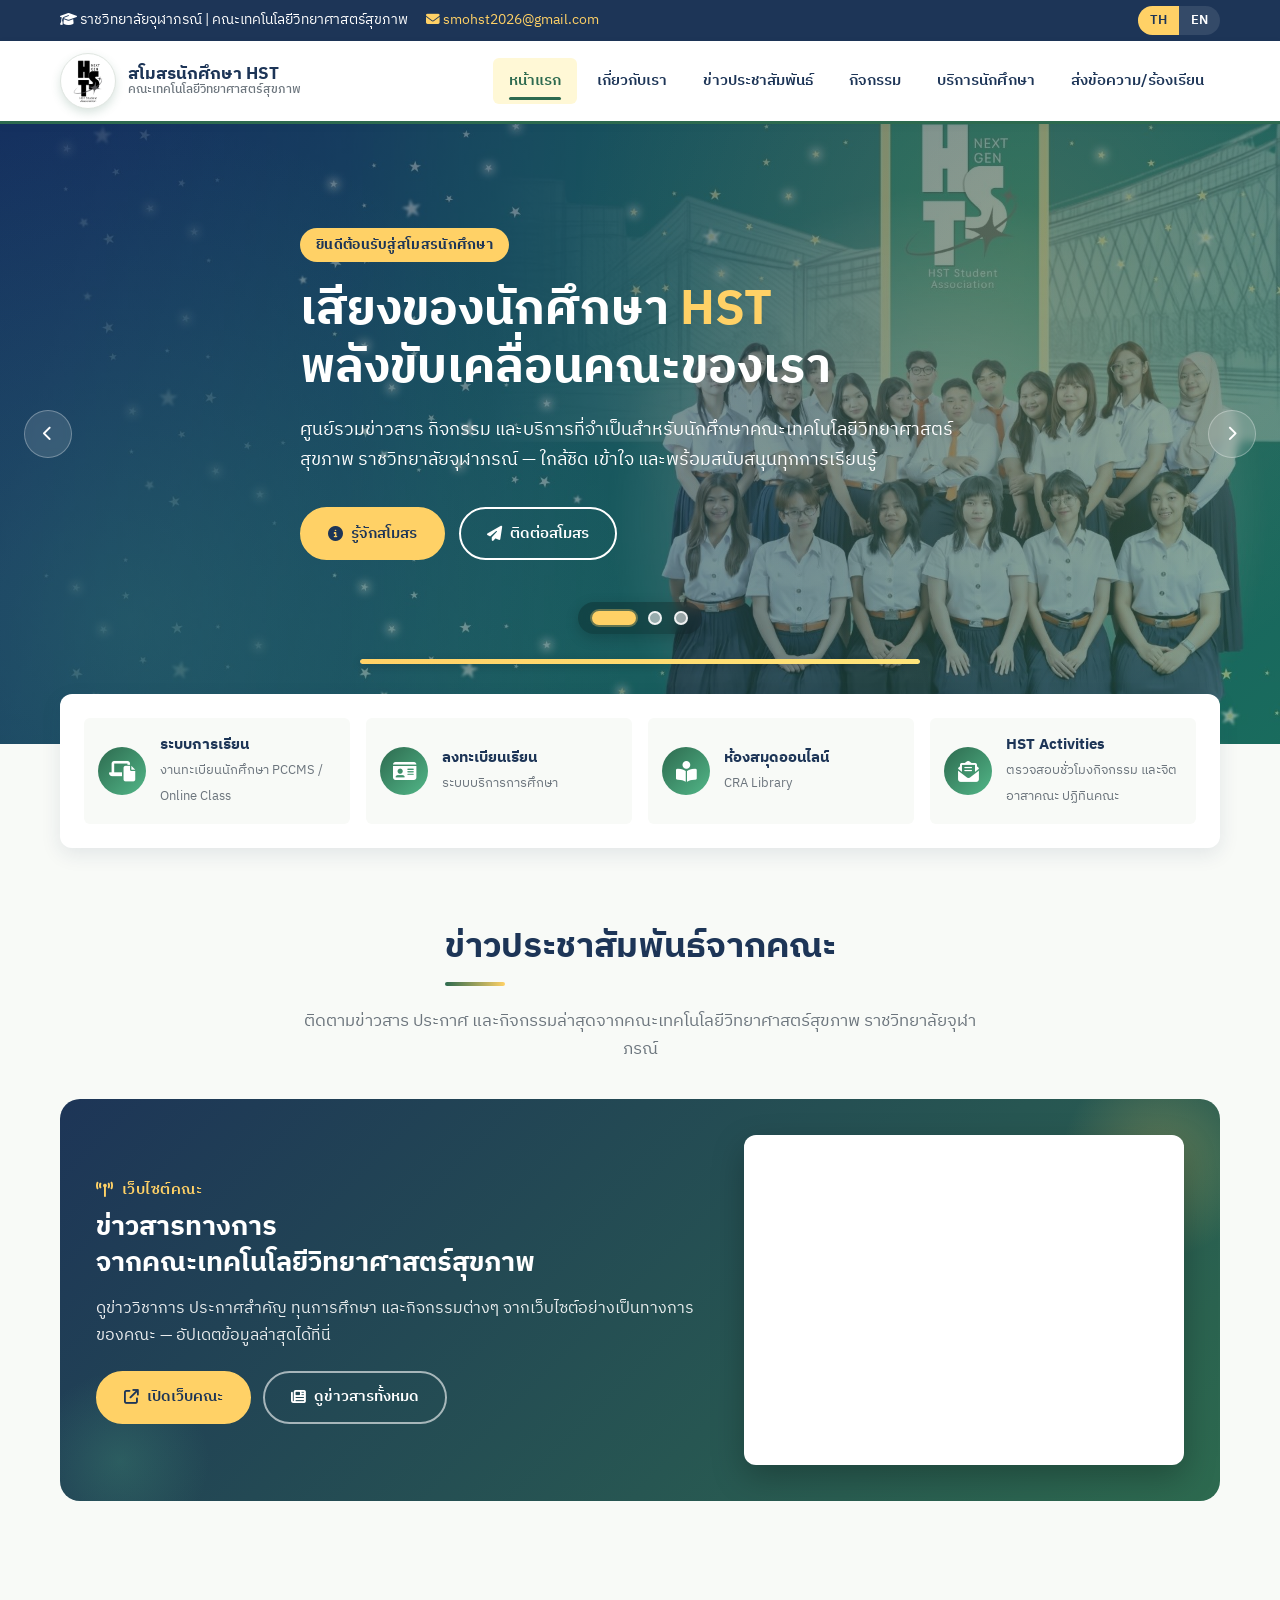
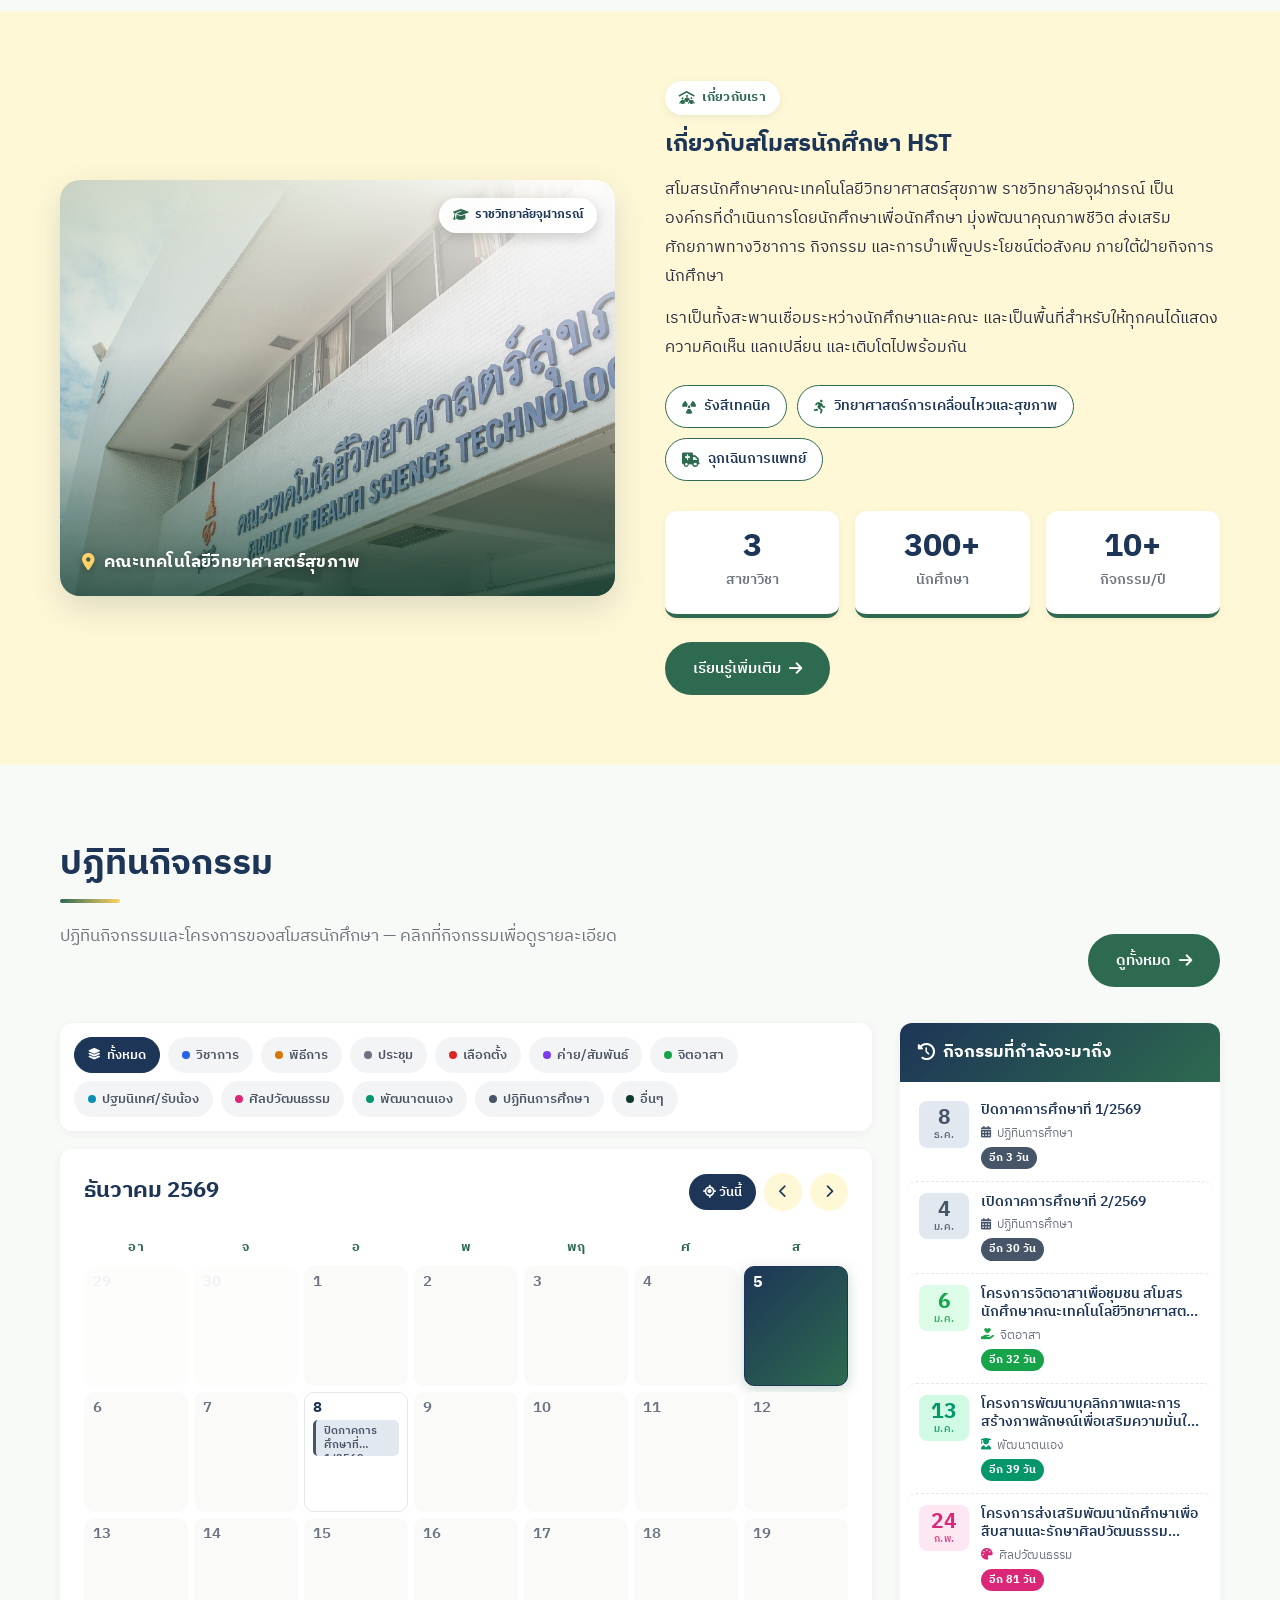
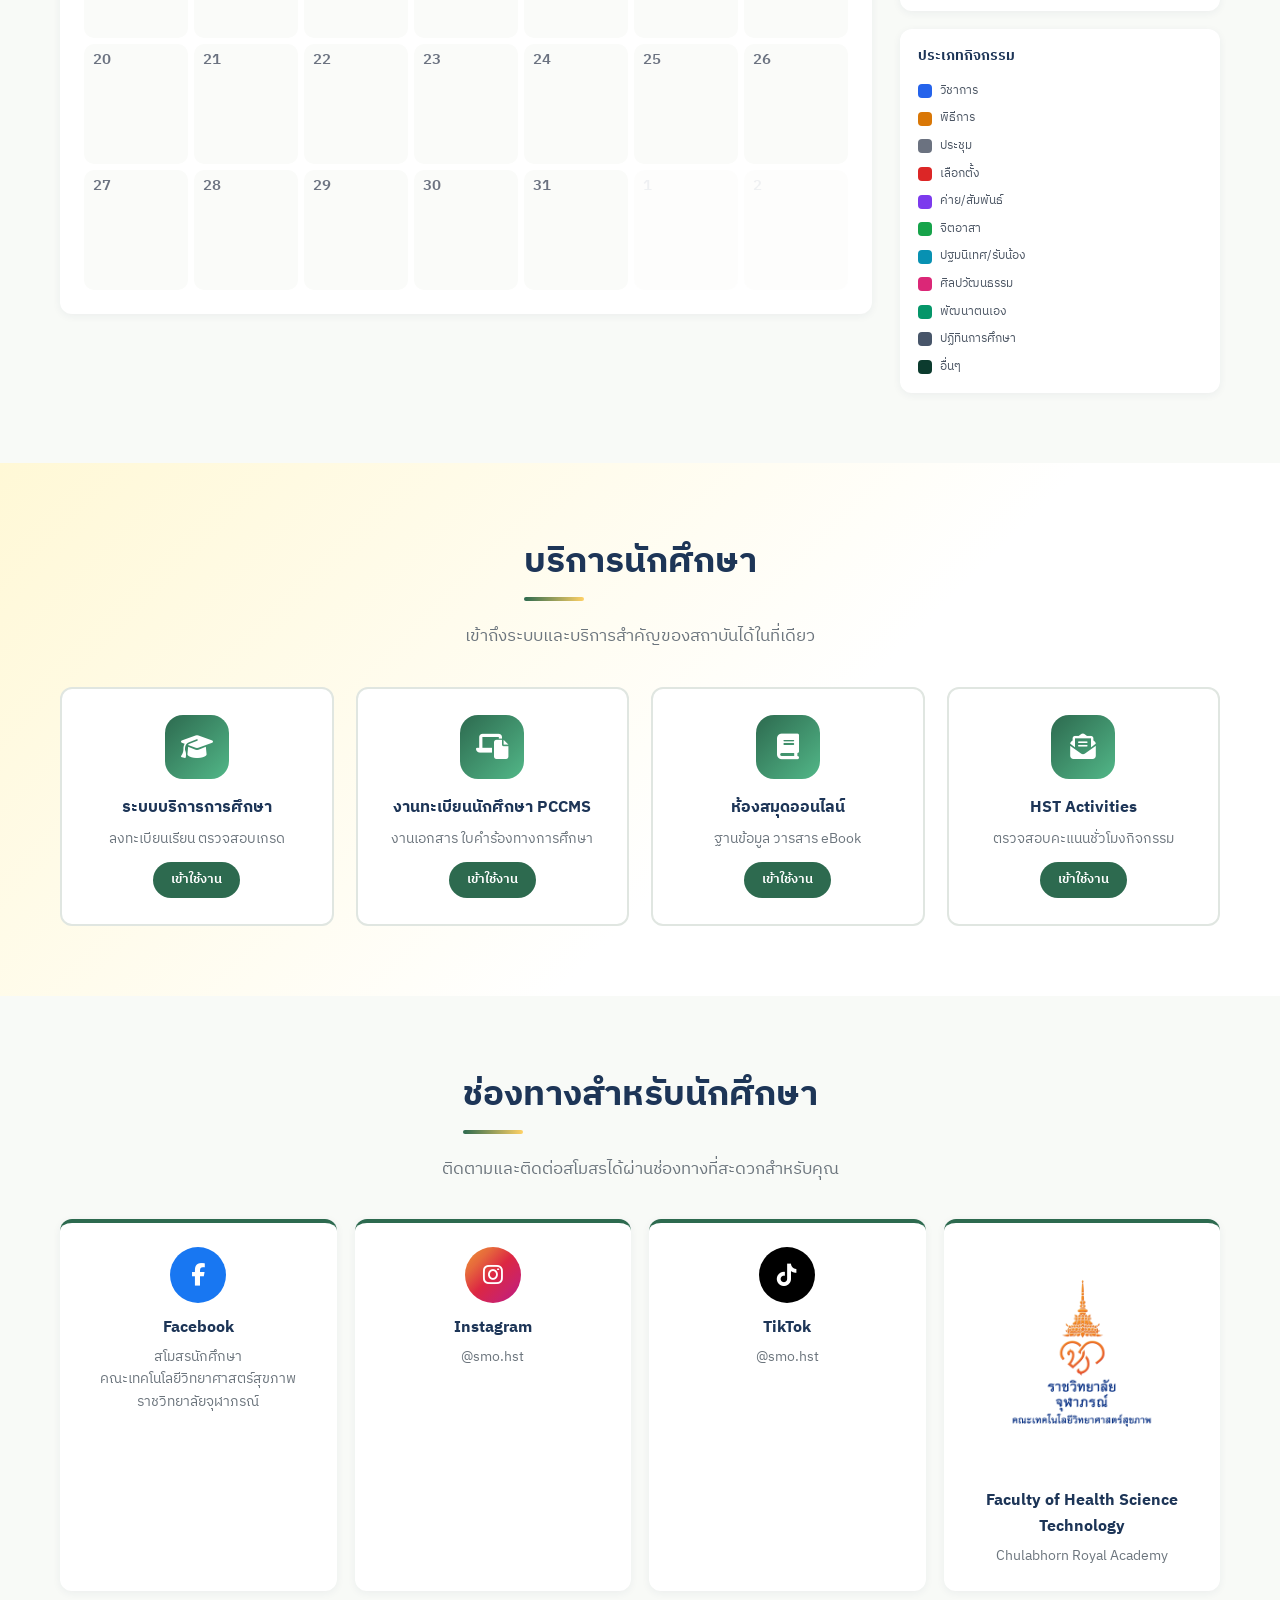
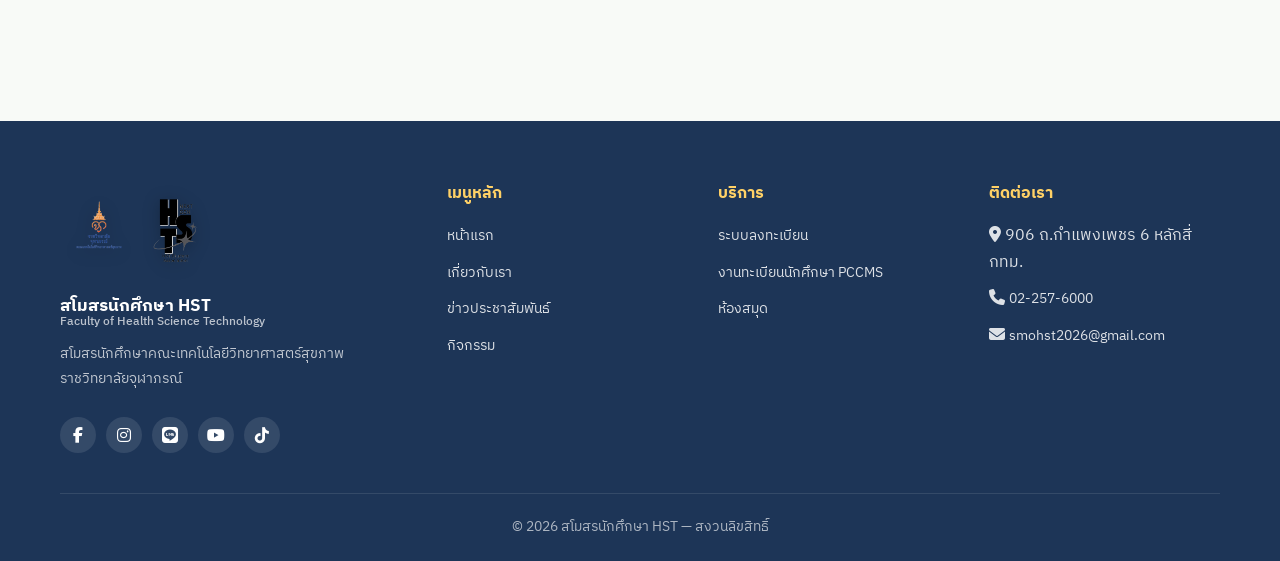
<file: index.html>
<!DOCTYPE html>
<html lang="th" data-lang="th">
<head>
  <meta charset="UTF-8" />
  <link rel="icon" type="image/png" href="assets/logo-smo-transparent.png" /><link rel="apple-touch-icon" href="assets/logo-smo-transparent.png" />
  <meta name="viewport" content="width=device-width, initial-scale=1.0" />
  <title>สโมสรนักศึกษา คณะเทคโนโลยีวิทยาศาสตร์สุขภาพ ราชวิทยาลัยจุฬาภรณ์</title>
  <meta name="description" content="เว็บไซต์อย่างเป็นทางการของสโมสรนักศึกษา คณะเทคโนโลยีวิทยาศาสตร์สุขภาพ ราชวิทยาลัยจุฬาภรณ์ ข่าวสาร กิจกรรม และบริการสำหรับนักศึกษา" />
  <meta name="keywords" content="สโมสรนักศึกษา, คณะเทคโนโลยีวิทยาศาสตร์สุขภาพ, ราชวิทยาลัยจุฬาภรณ์, HST, SMO HST, CRA, นักศึกษา, ปฏิทินกิจกรรม, รังสีเทคนิค, ฉุกเฉินการแพทย์, วิทยาศาสตร์การเคลื่อนไหวและสุขภาพ" />
  <meta name="author" content="สโมสรนักศึกษา HST" />
  <meta name="robots" content="index, follow" />
  <link rel="canonical" href="https://smohst69.netlify.app/" />
  <!-- Open Graph (Facebook / LINE / IG preview) -->
  <meta property="og:type" content="website" />
  <meta property="og:site_name" content="สโมสรนักศึกษา HST" />
  <meta property="og:locale" content="th_TH" />
  <meta property="og:locale:alternate" content="en_US" />
  <meta property="og:url" content="https://smohst69.netlify.app/" />
  <meta property="og:title" content="สโมสรนักศึกษา คณะเทคโนโลยีวิทยาศาสตร์สุขภาพ ราชวิทยาลัยจุฬาภรณ์" />
  <meta property="og:description" content="ศูนย์รวมข่าวสาร ปฏิทินกิจกรรม และบริการสำหรับนักศึกษา คณะเทคโนโลยีวิทยาศาสตร์สุขภาพ ราชวิทยาลัยจุฬาภรณ์" />
  <meta property="og:image" content="https://smohst69.netlify.app/assets/about-building.jpg" />
  <meta property="og:image:alt" content="อาคารคณะเทคโนโลยีวิทยาศาสตร์สุขภาพ ราชวิทยาลัยจุฬาภรณ์" />
  <!-- Twitter / X Card -->
  <meta name="twitter:card" content="summary_large_image" />
  <meta name="twitter:title" content="สโมสรนักศึกษา HST — ราชวิทยาลัยจุฬาภรณ์" />
  <meta name="twitter:description" content="ข่าวสาร ปฏิทินกิจกรรม และบริการสำหรับนักศึกษา คณะเทคโนโลยีวิทยาศาสตร์สุขภาพ" />
  <meta name="twitter:image" content="https://smohst69.netlify.app/assets/about-building.jpg" />
  <link rel="stylesheet" href="https://cdnjs.cloudflare.com/ajax/libs/font-awesome/6.4.2/css/all.min.css" />
  <link rel="stylesheet" href="css/style.css?v=1779500000" />
  <style>
    /* ===== ปฏิทินกิจกรรม (ใช้ร่วมกับ calendar.js เหมือนหน้า Activities) ===== */
    .cal-layout { display: grid; grid-template-columns: minmax(0, 1fr) 320px; gap: 28px; align-items: start; }
    @media (max-width: 1024px) { .cal-layout { grid-template-columns: 1fr; } }

    .cat-filter-bar { display: flex; flex-wrap: wrap; gap: 8px; margin-bottom: 18px; padding: 14px; background: var(--color-white); border-radius: var(--radius-md); box-shadow: var(--shadow-sm); }
    .cat-chip { display: inline-flex; align-items: center; gap: 6px; padding: 6px 13px; border-radius: 999px; font-size: 0.82rem; font-weight: 600; font-family: inherit; background: #f3f4f6; color: #4b5563; border: 1.5px solid transparent; cursor: pointer; transition: all .18s ease; white-space: nowrap; }
    .cat-chip:hover { transform: translateY(-1px); box-shadow: 0 2px 6px rgba(0,0,0,0.08); }
    .cat-chip .cat-dot { width: 8px; height: 8px; border-radius: 50%; background: var(--cat-color, #9ca3af); flex-shrink: 0; }
    .cat-chip.active { background: var(--cat-color, var(--color-primary)); color: #fff; border-color: var(--cat-color, var(--color-primary)); }
    .cat-chip.active .cat-dot { background: rgba(255,255,255,0.85); }
    .cat-chip[data-cat="all"] { background: var(--color-primary); color: #fff; }
    .cat-chip[data-cat="all"].active { background: var(--color-primary); }
    .cat-chip[data-cat="all"]:not(.active) { background: #f3f4f6; color: #4b5563; }

    .calendar-wrap { background: var(--color-white); padding: 24px; border-radius: var(--radius-md); box-shadow: var(--shadow-sm); }
    .cal-header { display: flex; justify-content: space-between; align-items: center; margin-bottom: 18px; gap: 12px; }
    .cal-header h3 { color: var(--color-primary); font-family: var(--font-display); font-size: 1.35rem; margin: 0; }
    .cal-header-controls { display: flex; align-items: center; gap: 8px; }
    .cal-nav-btn { width: 38px; height: 38px; border-radius: 50%; background: var(--color-yellow-soft); color: var(--color-primary); border: none; cursor: pointer; display: grid; place-items: center; transition: all .2s; }
    .cal-nav-btn:hover { background: var(--color-secondary); color: var(--color-white); transform: scale(1.05); }
    .cal-today-btn { padding: 7px 14px; border-radius: 999px; background: var(--color-primary); color: #fff; font-size: 0.82rem; font-weight: 600; border: none; cursor: pointer; transition: all .2s; font-family: inherit; }
    .cal-today-btn:hover { background: var(--color-secondary); transform: translateY(-1px); }

    .cal-grid { display: grid; grid-template-columns: repeat(7, 1fr); gap: 6px; }
    .cal-day-name { text-align: center; font-weight: 700; color: var(--color-secondary); padding: 8px 0; font-size: 0.82rem; letter-spacing: .5px; }
    .cal-cell { min-height: 120px; background: #fafbf9; border: 1.5px solid transparent; border-radius: 10px; padding: 8px; color: var(--color-text); position: relative; transition: all .18s ease; display: flex; flex-direction: column; gap: 4px; overflow: hidden; }
    .cal-cell .day-num { font-size: 0.92rem; font-weight: 600; line-height: 1; color: #6b7280; }
    .cal-cell:hover:not(.muted) { border-color: var(--color-secondary); background: var(--color-white); transform: translateY(-2px); box-shadow: 0 4px 12px rgba(45,106,79,0.12); }
    .cal-cell.muted { opacity: 0.35; }
    .cal-cell.muted .day-num { color: #d1d5db; }
    .cal-cell.has-event { background: var(--color-white); border-color: #e5e7eb; }
    .cal-cell.has-event .day-num { color: var(--color-primary); font-weight: 700; }
    .cal-cell.today { background: linear-gradient(135deg, var(--color-primary), var(--color-secondary)); border-color: var(--color-primary); box-shadow: 0 4px 14px rgba(45,106,79,0.25); }
    .cal-cell.today .day-num { color: #fff; font-weight: 800; font-size: 1rem; }
    .cal-cell.today .event-chip { background: rgba(255,255,255,0.92); backdrop-filter: blur(4px); }
    .event-chip { font-size: 0.68rem; font-weight: 600; line-height: 1.3; padding: 4px 6px 4px 8px; border-radius: 5px; cursor: pointer; background: var(--cat-bg, #f3f4f6); color: var(--cat-color, var(--color-primary)); border-left: 3px solid var(--cat-color, var(--color-secondary)); display: -webkit-box; -webkit-line-clamp: 2; line-clamp: 2; -webkit-box-orient: vertical; overflow: hidden; text-overflow: ellipsis; transition: all .15s ease; position: relative; }
    .event-chip:hover { transform: translateX(2px); filter: brightness(0.94); }
    .event-chip + .event-chip { margin-top: 3px; }
    .cal-cell.filtered-out .event-chip { display: none; }
    .cal-cell.filtered-out:not(.today) { background: #fafbf9; border-color: transparent; }

    .cal-sidebar { display: flex; flex-direction: column; gap: 18px; position: sticky; top: 100px; }
    @media (max-width: 1024px) { .cal-sidebar { position: static; } }
    .sidebar-card { background: var(--color-white); border-radius: var(--radius-md); box-shadow: var(--shadow-sm); overflow: hidden; }
    .sidebar-card__header { padding: 16px 18px; background: linear-gradient(135deg, var(--color-primary), var(--color-secondary)); color: #fff; }
    .sidebar-card__header h4 { font-family: var(--font-display); font-size: 1.05rem; margin: 0; display: flex; align-items: center; gap: 8px; }
    .sidebar-card__body { padding: 8px; }

    .upcoming-item { display: flex; gap: 12px; padding: 11px; border-radius: 8px; cursor: pointer; transition: all .15s ease; align-items: flex-start; }
    .upcoming-item:hover { background: var(--color-yellow-soft); }
    .upcoming-item + .upcoming-item { border-top: 1px dashed #e5e7eb; }
    .upcoming-date { width: 50px; flex-shrink: 0; text-align: center; background: var(--cat-bg, #f3f4f6); color: var(--cat-color, var(--color-primary)); border-radius: 8px; padding: 6px 4px; line-height: 1.1; }
    .upcoming-date strong { display: block; font-size: 1.3rem; font-weight: 800; }
    .upcoming-date span { display: block; font-size: 0.65rem; font-weight: 600; letter-spacing: .5px; text-transform: uppercase; opacity: 0.85; }
    .upcoming-info { flex: 1; min-width: 0; }
    .upcoming-info h5 { font-size: 0.85rem; font-weight: 600; color: var(--color-primary); margin: 0 0 4px; line-height: 1.35; display: -webkit-box; -webkit-line-clamp: 2; line-clamp: 2; -webkit-box-orient: vertical; overflow: hidden; }
    .upcoming-info .upcoming-meta { font-size: 0.72rem; color: #6b7280; display: flex; align-items: center; gap: 6px; }
    .upcoming-countdown { font-size: 0.7rem; font-weight: 700; color: #fff; background: var(--cat-color, var(--color-secondary)); padding: 2px 8px; border-radius: 999px; display: inline-block; margin-top: 4px; }

    .legend-card { padding: 16px 18px; }
    .legend-card h5 { font-size: 0.9rem; font-weight: 700; color: var(--color-primary); margin: 0 0 12px; font-family: var(--font-display); }
    .legend-list { display: flex; flex-direction: column; gap: 7px; }
    .legend-item { display: flex; align-items: center; gap: 8px; font-size: 0.78rem; color: #4b5563; }
    .legend-swatch { width: 14px; height: 14px; border-radius: 4px; background: var(--cat-color); flex-shrink: 0; }

    /* Event detail modal */
    .event-modal { position: fixed; inset: 0; z-index: 9999; display: grid; place-items: center; padding: 20px; opacity: 0; pointer-events: none; transition: opacity .25s ease; }
    .event-modal.open { opacity: 1; pointer-events: auto; }
    .event-modal__backdrop { position: absolute; inset: 0; background: rgba(12,59,46,0.55); backdrop-filter: blur(4px); }
    .event-modal__panel { position: relative; max-width: 520px; width: 100%; max-height: 90vh; overflow: auto; background: var(--color-white); border-radius: 16px; box-shadow: 0 20px 60px rgba(0,0,0,0.3); transform: scale(0.92); transition: transform .25s ease; }
    .event-modal.open .event-modal__panel { transform: scale(1); }
    .event-modal__hero { padding: 28px 28px 18px; background: linear-gradient(135deg, var(--cat-color, var(--color-primary)), var(--cat-color, var(--color-secondary))); color: #fff; position: relative; }
    .event-modal__hero .cat-label { display: inline-flex; align-items: center; gap: 6px; background: rgba(255,255,255,0.22); padding: 4px 12px; border-radius: 999px; font-size: 0.78rem; font-weight: 600; margin-bottom: 12px; }
    .event-modal__hero h2 { font-family: var(--font-display); font-size: 1.35rem; margin: 0; line-height: 1.4; }
    .event-modal__hero .date-big { display: flex; align-items: baseline; gap: 8px; margin-top: 14px; font-size: 0.95rem; opacity: 0.95; }
    .event-modal__hero .date-big strong { font-size: 1.6rem; font-weight: 800; }
    .event-modal__close { position: absolute; top: 12px; right: 12px; width: 36px; height: 36px; border-radius: 50%; background: rgba(255,255,255,0.2); color: #fff; border: none; cursor: pointer; font-size: 1.2rem; display: grid; place-items: center; transition: all .2s; }
    .event-modal__close:hover { background: rgba(255,255,255,0.35); transform: rotate(90deg); }
    .event-modal__body { padding: 22px 28px 28px; }
    .event-modal__row { display: flex; gap: 12px; padding: 11px 0; border-bottom: 1px solid #f3f4f6; align-items: flex-start; }
    .event-modal__row:last-child { border-bottom: none; }
    .event-modal__row .row-icon { width: 36px; height: 36px; border-radius: 10px; background: var(--cat-bg, #f3f4f6); color: var(--cat-color, var(--color-primary)); display: grid; place-items: center; flex-shrink: 0; }
    .event-modal__row .row-content { flex: 1; font-size: 0.92rem; }
    .event-modal__row .row-content strong { display: block; font-size: 0.75rem; color: #6b7280; font-weight: 600; text-transform: uppercase; letter-spacing: .5px; margin-bottom: 2px; }
    .event-modal__actions { display: flex; gap: 10px; margin-top: 18px; flex-wrap: wrap; }
    .event-modal__actions .btn { flex: 1; min-width: 140px; justify-content: center; }

    @media (max-width: 768px) {
      .cal-cell { min-height: 86px; padding: 5px; }
      .cal-cell .day-num { font-size: 0.78rem; }
      .event-chip { font-size: 0.58rem; padding: 2px 4px; -webkit-line-clamp: 1; line-clamp: 1; }
      .cal-day-name { font-size: 0.72rem; padding: 5px 0; }
      .calendar-wrap { padding: 16px; }
      .cal-header h3 { font-size: 1.1rem; }
      .cat-filter-bar { padding: 10px; gap: 6px; }
      .cat-chip { font-size: 0.72rem; padding: 5px 10px; }
      .event-modal__hero h2 { font-size: 1.1rem; }
    }
    @media (max-width: 480px) {
      .cal-cell { min-height: 64px; }
      .cal-cell .event-chip { display: block; font-size: 0; height: 4px; padding: 0; margin-top: 2px; border-left: none; border-radius: 2px; background: var(--cat-color, var(--color-secondary)); }
      .event-chip + .event-chip { margin-top: 2px; }
      .cal-today-btn { padding: 5px 10px; font-size: 0.72rem; }
    }
  </style>
</head>
<body>

  <!-- ===== TOP BAR ===== -->
  <div class="topbar">
    <div class="container topbar-inner">
      <div class="topbar-links">
        <span class="th"><i class="fa-solid fa-graduation-cap"></i> ราชวิทยาลัยจุฬาภรณ์ | คณะเทคโนโลยีวิทยาศาสตร์สุขภาพ</span>
        <span class="en"><i class="fa-solid fa-graduation-cap"></i> Chulabhorn Royal Academy | Faculty of Health Science Technology</span>
        <a href="mailto:smohst2026@gmail.com"><i class="fa-solid fa-envelope"></i> smohst2026@gmail.com</a>
      </div>
      <div class="lang-toggle" role="group" aria-label="Language switch">
        <button data-lang-btn="th" class="active">TH</button>
        <button data-lang-btn="en">EN</button>
      </div>
    </div>
  </div>

  <!-- ===== HEADER / NAV ===== -->
  <header class="site-header">
    <div class="container nav-wrap">
      <a href="index.html" class="logo">
        <img src="assets/logo-smo-transparent.png" alt="SMO Logo" class="logo-mark" />
        <span class="logo-text">
          <strong class="th">สโมสรนักศึกษา HST</strong>
          <strong class="en">HST Student Association</strong>
          <small class="th">คณะเทคโนโลยีวิทยาศาสตร์สุขภาพ</small>
          <small class="en">Faculty of Health Science Technology</small>
        </span>
      </a>
      <nav class="main-nav" id="mainNav" aria-label="Main">
        <a href="index.html" class="active"><span class="th">หน้าแรก</span><span class="en">Home</span></a>
        <a href="about.html"><span class="th">เกี่ยวกับเรา</span><span class="en">About</span></a>
        <a href="https://hst.cra.ac.th/" target="_blank" rel="noopener"><span class="th">ข่าวประชาสัมพันธ์</span><span class="en">News</span></a>
        <a href="activities.html"><span class="th">กิจกรรม</span><span class="en">Activities</span></a>
        <a href="services.html"><span class="th">บริการนักศึกษา</span><span class="en">Services</span></a>
        <a href="contact.html"><span class="th">ส่งข้อความ/ร้องเรียน</span><span class="en">Contact / Report</span></a>
      </nav>
      <button class="menu-toggle" id="menuToggle" aria-label="Toggle menu"><i class="fa-solid fa-bars"></i></button>
    </div>
  </header>

  <!-- ===== HERO SLIDESHOW ===== -->
  <section class="hero hero-slider" id="heroSlider" aria-roledescription="carousel">
    <div class="hero-slides">

      <!-- Slide 1 — Welcome -->
      <div class="hero-slide active hero-bg-1" data-slide="0">
        <div class="container hero-inner">
          <span class="hero-badge th">ยินดีต้อนรับสู่สโมสรนักศึกษา</span>
          <span class="hero-badge en">Welcome to Student Association</span>
          <h1 class="th">เสียงของนักศึกษา <span>HST</span><br />พลังขับเคลื่อนคณะของเรา</h1>
          <h1 class="en">The Voice of <span>HST</span> Students<br />Driving Our Faculty Forward</h1>
          <p class="th">ศูนย์รวมข่าวสาร กิจกรรม และบริการที่จำเป็นสำหรับนักศึกษาคณะเทคโนโลยีวิทยาศาสตร์สุขภาพ ราชวิทยาลัยจุฬาภรณ์ — ใกล้ชิด เข้าใจ และพร้อมสนับสนุนทุกการเรียนรู้</p>
          <p class="en">Your central hub for news, activities, and essential services for students at the Faculty of Health Science Technology, Chulabhorn Royal Academy.</p>
          <div class="hero-cta">
            <a href="about.html" class="btn btn-primary"><i class="fa-solid fa-circle-info"></i> <span class="th">รู้จักสโมสร</span><span class="en">About Us</span></a>
            <a href="contact.html" class="btn btn-outline"><i class="fa-solid fa-paper-plane"></i> <span class="th">ติดต่อสโมสร</span><span class="en">Contact</span></a>
          </div>
        </div>
      </div>

      <!-- Slide 2 — News -->
      <div class="hero-slide hero-bg-2" data-slide="1">
        <div class="container hero-inner">
          <span class="hero-badge th">สโมสรนักศึกษาคณะเทคโนโลยีวิทยาศาสตร์สุขภาพ</span>
          <span class="hero-badge en">News &amp; Announcements</span>
          <h1 class="th">ยินดีต้อนรับนักศึกษาใหม่ <span>Dek'69</span><br />สู่รั้วราชวิทยาลัยจุฬาภรณ์<br>คณะเทคโนโลยีวิทยาศาสตร์สุขภาพ</h1>
          <h1 class="en">Welcome, Dek'69 freshmen, to the Chulabhorn Royal Academy — home of the Faculty of Health Science Technology.</h1>
          <p class="th">"ยินดีต้อนรับนักศึกษาใหม่ ปีการศึกษา 2569 สู่รั้วราชวิทยาลัยจุฬาภรณ์ คณะเทคโนโลยีวิทยาศาสตร์สุขภาพ"</p>
          <p class="en">"Welcome, Dek'69 freshmen, to the Chulabhorn Royal Academy — home of the Faculty of Health Science Technology."</p>
          <div class="hero-cta">
            <a href="news.html" class="btn btn-primary"><i class="fa-solid fa-newspaper"></i> <span class="th">ดูข่าวล่าสุด</span><span class="en">Latest News</span></a>
            <a href="news.html#announce" class="btn btn-outline"><i class="fa-solid fa-bullhorn"></i> <span class="th">ประกาศสำคัญ</span><span class="en">Announcements</span></a>
          </div>
        </div>
      </div>

      <!-- Slide 3 — Activities -->
      <div class="hero-slide hero-bg-3" data-slide="2">
        <div class="container hero-inner">
          <span class="hero-badge th">กิจกรรมและโครงการ</span>
          <span class="hero-badge en">Activities &amp; Events</span>
          <h1 class="th">มาร่วมเป็นส่วนหนึ่ง <span>ของกิจกรรม</span><br />สโมสรนักศึกษา HST</h1>
          <h1 class="en">Be a Part of <span>HST</span><br />Activities and Events</h1>
          <p class="th">ค่ายรับน้อง วิชาการ กีฬาสุขภาพสัมพันธ์ บำเพ็ญประโยชน์ และโครงการอื่นๆ ตลอดปีการศึกษา — ที่ที่คุณได้พัฒนาตัวเองและสร้างมิตรภาพ</p>
          <p class="en">Welcome camps, academic events, sports, and volunteer projects throughout the year — where you grow and build friendships.</p>
          <div class="hero-cta">
            <a href="activities.html" class="btn btn-primary"><i class="fa-solid fa-calendar-days"></i> <span class="th">ปฏิทินกิจกรรม</span><span class="en">Activities Calendar</span></a>
            <a href="about.html" class="btn btn-outline"><i class="fa-solid fa-people-group"></i> <span class="th">เกี่ยวกับพวกเรา</span><span class="en">About Us</span></a>
          </div>
        </div>
      </div>

    </div>

    <!-- Controls -->
    <button class="hero-arrow hero-prev" aria-label="Previous slide"><i class="fa-solid fa-chevron-left"></i></button>
    <button class="hero-arrow hero-next" aria-label="Next slide"><i class="fa-solid fa-chevron-right"></i></button>

    <div class="hero-dots" role="tablist" aria-label="Slide navigation">
      <button class="hero-dot active" data-go="0" aria-label="Slide 1"></button>
      <button class="hero-dot" data-go="1" aria-label="Slide 2"></button>
      <button class="hero-dot" data-go="2" aria-label="Slide 3"></button>
    </div>

    <!-- Progress indicator -->
    <div class="hero-progress"><span class="hero-progress-bar"></span></div>
  </section>

  <!-- ===== QUICK ACCESS BAR ===== -->
  <div class="container">
    <div class="quick-bar">
      <a href="services.html#elearning" class="quick-item">
        <div class="quick-icon"><i class="fa-solid fa-laptop-file"></i></div>
        <div>
          <strong class="th">ระบบการเรียน</strong>
          <strong class="en">E-Learning</strong>
          <small class="th">งานทะเบียนนักศึกษา PCCMS / Online Class</small>
          <small class="en">งานทะเบียนนักศึกษา PCCMS / Online Class</small>
        </div>
      </a>
      <a href="services.html#registration" class="quick-item">
        <div class="quick-icon"><i class="fa-solid fa-id-card"></i></div>
        <div>
          <strong class="th">ลงทะเบียนเรียน</strong>
          <strong class="en">Registration</strong>
          <small class="th">ระบบบริการการศึกษา</small>
          <small class="en">Academic Services</small>
        </div>
      </a>
      <a href="services.html#library" class="quick-item">
        <div class="quick-icon"><i class="fa-solid fa-book-open-reader"></i></div>
        <div>
          <strong class="th">ห้องสมุดออนไลน์</strong>
          <strong class="en">Online Library</strong>
          <small class="th">CRA Library</small>
          <small class="en">CRA Library</small>
        </div>
      </a>
      <a href="services.html#email" class="quick-item">
        <div class="quick-icon"><i class="fa-solid fa-envelope-open-text"></i></div>
        <div>
          <strong class="th">HST Activities</strong>
          <strong class="en">HST Activities</strong>
          <small class="th">ตรวจสอบชั่วโมงกิจกรรม และจิตอาสาคณะ ปฏิทินคณะ</small>
          <small class="en">Student Activities Score</small>
        </div>
      </a>
    </div>
  </div>

  <!-- ===== FACULTY NEWS SECTION ===== -->
  <section class="section">
    <div class="container">
      <div class="text-center mb-3">
        <h2 class="section-title th" style="display:inline-block;">ข่าวประชาสัมพันธ์จากคณะ</h2>
        <h2 class="section-title en" style="display:inline-block;">Faculty Announcements</h2>
      </div>
      <p class="section-subtitle text-center th" style="max-width:680px;margin:22px auto 36px;">ติดตามข่าวสาร ประกาศ และกิจกรรมล่าสุดจากคณะเทคโนโลยีวิทยาศาสตร์สุขภาพ ราชวิทยาลัยจุฬาภรณ์</p>
      <p class="section-subtitle text-center en" style="max-width:680px;margin:22px auto 36px;">Latest news, announcements, and events from Faculty of Health Science Technology, Chulabhorn Royal Academy</p>

      <div class="faculty-news">
        <div class="faculty-news-inner">
          <div class="faculty-news-text">
            <h3 class="th"><i class="fa-solid fa-tower-broadcast"></i> เว็บไซต์คณะ</h3>
            <h3 class="en"><i class="fa-solid fa-tower-broadcast"></i> Faculty Website</h3>
            <h2 class="th">ข่าวสารทางการ<br />จากคณะเทคโนโลยีวิทยาศาสตร์สุขภาพ</h2>
            <h2 class="en">Official News<br />from Faculty of Health Science Technology</h2>
            <p class="th">ดูข่าววิชาการ ประกาศสำคัญ ทุนการศึกษา และกิจกรรมต่างๆ จากเว็บไซต์อย่างเป็นทางการของคณะ — อัปเดตข้อมูลล่าสุดได้ที่นี่</p>
            <p class="en">Academic news, official announcements, scholarships, and events — straight from the faculty's official website.</p>
            <div class="faculty-news-cta">
              <a href="https://hst.cra.ac.th/" target="_blank" rel="noopener" class="btn btn-primary">
                <i class="fa-solid fa-arrow-up-right-from-square"></i>
                <span class="th">เปิดเว็บคณะ</span><span class="en">Visit Faculty Site</span>
              </a>
              <a href="news.html" class="btn btn-outline">
                <i class="fa-solid fa-newspaper"></i>
                <span class="th">ดูข่าวสารทั้งหมด</span><span class="en">All News</span>
              </a>
            </div>
          </div>

          <div class="faculty-news-frame" id="frameFaculty">
            <div class="frame-fallback">
              <i class="fa-solid fa-globe"></i>
              <p class="th"><strong>กำลังโหลดเว็บคณะ...</strong></p>
              <p class="en"><strong>Loading faculty site...</strong></p>
              <p class="th" style="font-size:0.85rem;margin-top:8px;">หากไม่แสดงผล <a href="https://hst.cra.ac.th/" target="_blank" rel="noopener" style="color:var(--color-secondary);font-weight:700;">คลิกที่นี่ →</a></p>
              <p class="en" style="font-size:0.85rem;margin-top:8px;">If not loading, <a href="https://hst.cra.ac.th/" target="_blank" rel="noopener" style="color:var(--color-secondary);font-weight:700;">click here →</a></p>
            </div>
            <iframe
              src="https://hst.cra.ac.th/"
              title="HST Faculty Website"
              loading="lazy"
              referrerpolicy="no-referrer-when-downgrade"
              sandbox="allow-same-origin allow-scripts allow-popups">
            </iframe>
          </div>

        </div>
      </div>
    </div>
  </section>

  <!-- ===== ABOUT SECTION ===== -->
  <section class="section" style="background: var(--color-yellow-soft);">
    <div class="container">
      <div class="about-grid">
        <div class="about-image">
          <img src="assets/about-building.jpg?v=1779200000"
               alt="อาคารคณะเทคโนโลยีวิทยาศาสตร์สุขภาพ ราชวิทยาลัยจุฬาภรณ์"
               loading="lazy"
               class="about-image__photo" />
          <div class="about-image__caption">
            <i class="fa-solid fa-location-dot"></i>
            <span class="th">คณะเทคโนโลยีวิทยาศาสตร์สุขภาพ</span>
            <span class="en">Faculty of Health Science Technology</span>
          </div>
          <span class="about-image__badge">
            <i class="fa-solid fa-graduation-cap"></i>
            <span class="th">ราชวิทยาลัยจุฬาภรณ์</span>
            <span class="en">Chulabhorn Royal Academy</span>
          </span>
        </div>

        <div class="about-text">
          <span class="about-eyebrow">
            <i class="fa-solid fa-people-roof"></i>
            <span class="th">เกี่ยวกับเรา</span>
            <span class="en">About Us</span>
          </span>
          <h2 class="th">เกี่ยวกับสโมสรนักศึกษา HST</h2>
          <h2 class="en">About HST Student Association</h2>

          <p class="th">สโมสรนักศึกษาคณะเทคโนโลยีวิทยาศาสตร์สุขภาพ ราชวิทยาลัยจุฬาภรณ์ เป็นองค์กรที่ดำเนินการโดยนักศึกษาเพื่อนักศึกษา มุ่งพัฒนาคุณภาพชีวิต ส่งเสริมศักยภาพทางวิชาการ กิจกรรม และการบำเพ็ญประโยชน์ต่อสังคม ภายใต้ฝ่ายกิจการนักศึกษา</p>
          <p class="en">HST Student Association is a student-led organization under the Student Affairs Division of the Faculty of Health Science Technology, Chulabhorn Royal Academy. We are dedicated to enhancing student life, fostering academic excellence, promoting activities, and serving the community.</p>

          <p class="th">เราเป็นทั้งสะพานเชื่อมระหว่างนักศึกษาและคณะ และเป็นพื้นที่สำหรับให้ทุกคนได้แสดงความคิดเห็น แลกเปลี่ยน และเติบโตไปพร้อมกัน</p>
          <p class="en">We serve as a bridge between students and the faculty, providing a platform for everyone to share their voices, exchange ideas, and grow together.</p>

          <div class="program-pills">
            <span class="program-pill">
              <i class="fa-solid fa-radiation"></i>
              <span class="th">รังสีเทคนิค</span>
              <span class="en">Radiological Technology</span>
            </span>
            <span class="program-pill">
              <i class="fa-solid fa-person-running"></i>
              <span class="th">วิทยาศาสตร์การเคลื่อนไหวและสุขภาพ</span>
              <span class="en">Human Kinetics &amp; Health</span>
            </span>
            <span class="program-pill">
              <i class="fa-solid fa-truck-medical"></i>
              <span class="th">ฉุกเฉินการแพทย์</span>
              <span class="en">Paramedic Science</span>
            </span>
          </div>

          <div class="about-stats">
            <div class="stat"><strong>3</strong><span class="th">สาขาวิชา</span><span class="en">Programs</span></div>
            <div class="stat"><strong>300+</strong><span class="th">นักศึกษา</span><span class="en">Students</span></div>
            <div class="stat"><strong>10+</strong><span class="th">กิจกรรม/ปี</span><span class="en">Activities/yr</span></div>
          </div>

          <a href="about.html" class="btn btn-solid mt-3"><span class="th">เรียนรู้เพิ่มเติม</span><span class="en">Learn More</span> <i class="fa-solid fa-arrow-right"></i></a>
        </div>
      </div>
    </div>
  </section>

  <!-- ===== ACTIVITY CALENDAR ===== -->
  <section class="section">
    <div class="container">
      <div class="section-header">
        <div>
          <h2 class="section-title th">ปฏิทินกิจกรรม</h2>
          <h2 class="section-title en">Activity Calendar</h2>
          <p class="section-subtitle th">ปฏิทินกิจกรรมและโครงการของสโมสรนักศึกษา — คลิกที่กิจกรรมเพื่อดูรายละเอียด</p>
          <p class="section-subtitle en">Association events calendar — click any event for details</p>
        </div>
        <a href="activities.html" class="btn btn-solid"><span class="th">ดูทั้งหมด</span><span class="en">View All</span> <i class="fa-solid fa-arrow-right"></i></a>
      </div>

      <div class="cal-layout">

        <!-- Main column: filter + calendar -->
        <div class="cal-main">
          <div class="cat-filter-bar" id="catFilterBar"></div>
          <div class="calendar-wrap">
            <div class="cal-header">
              <h3 id="calLabel">พฤษภาคม 2569</h3>
              <div class="cal-header-controls">
                <button class="cal-today-btn" id="todayBtn" title="กลับไปยังวันนี้">
                  <i class="fa-solid fa-location-crosshairs"></i>
                  <span class="th">วันนี้</span>
                  <span class="en">Today</span>
                </button>
                <button class="cal-nav-btn" id="prevMonth" aria-label="Previous"><i class="fa-solid fa-chevron-left"></i></button>
                <button class="cal-nav-btn" id="nextMonth" aria-label="Next"><i class="fa-solid fa-chevron-right"></i></button>
              </div>
            </div>
            <div class="cal-grid">
              <div class="cal-day-name"><span class="th">อา</span><span class="en">Sun</span></div>
              <div class="cal-day-name"><span class="th">จ</span><span class="en">Mon</span></div>
              <div class="cal-day-name"><span class="th">อ</span><span class="en">Tue</span></div>
              <div class="cal-day-name"><span class="th">พ</span><span class="en">Wed</span></div>
              <div class="cal-day-name"><span class="th">พฤ</span><span class="en">Thu</span></div>
              <div class="cal-day-name"><span class="th">ศ</span><span class="en">Fri</span></div>
              <div class="cal-day-name"><span class="th">ส</span><span class="en">Sat</span></div>
            </div>
            <div class="cal-grid" id="calGrid"></div>
          </div>
        </div>

        <!-- Sidebar: upcoming events + legend -->
        <aside class="cal-sidebar">
          <div class="sidebar-card">
            <div class="sidebar-card__header">
              <h4>
                <i class="fa-solid fa-clock-rotate-left"></i>
                <span class="th">กิจกรรมที่กำลังจะมาถึง</span>
                <span class="en">Upcoming Events</span>
              </h4>
            </div>
            <div class="sidebar-card__body" id="upcomingList"></div>
          </div>

          <div class="sidebar-card legend-card">
            <h5>
              <span class="th">ประเภทกิจกรรม</span>
              <span class="en">Event Categories</span>
            </h5>
            <div class="legend-list" id="legendList"></div>
          </div>
        </aside>

      </div>
    </div>
  </section>

  <!-- ==== EVENT DETAIL MODAL ==== -->
  <div class="event-modal" id="eventModal" aria-hidden="true" role="dialog">
    <div class="event-modal__backdrop" data-close-modal></div>
    <div class="event-modal__panel" role="document">
      <button class="event-modal__close" data-close-modal aria-label="Close">
        <i class="fa-solid fa-xmark"></i>
      </button>
      <div id="eventModalContent"></div>
    </div>
  </div>

  <!-- ===== STUDENT SERVICES ===== -->
  <section class="section" style="background: linear-gradient(135deg, #fff8d6 0%, #ffffff 60%);">
    <div class="container">
      <div class="text-center mb-3">
        <h2 class="section-title th" style="display:inline-block;">บริการนักศึกษา</h2>
        <h2 class="section-title en" style="display:inline-block;">Student Services</h2>
      </div>
      <p class="section-subtitle text-center th" style="max-width:640px;margin: 22px auto 36px;">เข้าถึงระบบและบริการสำคัญของสถาบันได้ในที่เดียว</p>
      <p class="section-subtitle text-center en" style="max-width:640px;margin: 22px auto 36px;">All your essential institutional systems in one place</p>

      <div class="services-grid">
        <div class="service-card">
          <div class="service-icon"><i class="fa-solid fa-graduation-cap"></i></div>
          <h3 class="th">ระบบบริการการศึกษา</h3>
          <h3 class="en">Academic System</h3>
          <p class="th">ลงทะเบียนเรียน ตรวจสอบเกรด</p>
          <p class="en">Register / check grades</p>
          <a href="services.html#registration" class="service-link"><span class="th">เข้าใช้งาน</span><span class="en">Open</span></a>
        </div>
        <div class="service-card">
          <div class="service-icon"><i class="fa-solid fa-laptop-file"></i></div>
          <h3 class="th">งานทะเบียนนักศึกษา PCCMS</h3>
          <h3 class="en">งานทะเบียนนักศึกษา PCCMS</h3>
          <p class="th">งานเอกสาร ใบคำร้องทางการศึกษา</p>
          <p class="en">Learning management</p>
          <a href="services.html#elearning" class="service-link"><span class="th">เข้าใช้งาน</span><span class="en">Open</span></a>
        </div>
        <div class="service-card">
          <div class="service-icon"><i class="fa-solid fa-book"></i></div>
          <h3 class="th">ห้องสมุดออนไลน์</h3>
          <h3 class="en">Online Library</h3>
          <p class="th">ฐานข้อมูล วารสาร eBook</p>
          <p class="en">Databases &amp; eBooks</p>
          <a href="services.html#library" class="service-link"><span class="th">เข้าใช้งาน</span><span class="en">Open</span></a>
        </div>
        <div class="service-card">
          <div class="service-icon"><i class="fa-solid fa-envelope-open-text"></i></div>
          <h3 class="th">HST Activities</h3>
          <h3 class="en">HST Activities</h3>
          <p class="th">ตรวจสอบคะแนนชั่วโมงกิจกรรม</p>
          <p class="en">Institutional email</p>
          <a href="services.html#email" class="service-link"><span class="th">เข้าใช้งาน</span><span class="en">Open</span></a>
        </div>
      </div>
    </div>
  </section>

  <!-- ===== CHANNELS ===== -->
  <section class="section">
    <div class="container">
      <div class="text-center mb-3">
        <h2 class="section-title th" style="display:inline-block;">ช่องทางสำหรับนักศึกษา</h2>
        <h2 class="section-title en" style="display:inline-block;">Student Channels</h2>
      </div>
      <p class="section-subtitle text-center th" style="max-width:640px;margin: 22px auto 36px;">ติดตามและติดต่อสโมสรได้ผ่านช่องทางที่สะดวกสำหรับคุณ</p>
      <p class="section-subtitle text-center en" style="max-width:640px;margin: 22px auto 36px;">Follow and reach the Association through your preferred channel</p>

      <div class="channels-grid">
        <a href="https://www.facebook.com/smo.hst/" target="_blank" rel="noopener" class="channel-card fb">
          <div class="ico"><i class="fa-brands fa-facebook-f"></i></div>
          <h4>Facebook</h4>
          <p>สโมสรนักศึกษา</p>
          <p>คณะเทคโนโลยีวิทยาศาสตร์สุขภาพ </p>
          <p>ราชวิทยาลัยจุฬาภรณ์ </p>
        </a>
        <a href="https://www.instagram.com/smo.hst/" target="_blank" rel="noopener" class="channel-card ig">
          <div class="ico"><i class="fa-brands fa-instagram"></i></div>
          <h4>Instagram</h4>
          <p>@smo.hst</p>
        </a>
        <a href="https://www.tiktok.com/@smo.hst/" target="_blank" rel="noopener" class="channel-card tiktok">
          <div class="ico"><i class="fa-brands fa-tiktok"></i></div>
          <h4>TikTok</h4>
          <p>@smo.hst</p>
        </a>
        <a href="https://hst.cra.ac.th/" target="_blank" rel="noopener" class="channel-card line">
          <img src="assets/faculty-logo-transparent.png" alt="ตราคณะเทคโนโลยีวิทยาศาสตร์สุขภาพ" class="footer-faculty-logo" />
          <h4>Faculty of Health Science Technology</h4>
          <p>Chulabhorn Royal Academy</p>
        </a>
      </div>
    </div>
  </section>

  <!-- FOOTER -->
  <footer class="site-footer">
    <div class="container">
      <div class="footer-grid">
        <div class="footer-brand">
          <div class="footer-logos">
            <img src="assets/faculty-logo-transparent.png" alt="ตราคณะเทคโนโลยีวิทยาศาสตร์สุขภาพ" class="footer-faculty-logo" />
            <img src="assets/logo-smo-transparent.png" alt="โลโก้ SMO" class="footer-smo-logo" />
          </div>
          <div class="logo">
            <span class="logo-text">
              <strong>สโมสรนักศึกษา HST</strong>
              <small>Faculty of Health Science Technology</small>
            </span>
          </div>
          <p class="th">สโมสรนักศึกษาคณะเทคโนโลยีวิทยาศาสตร์สุขภาพ<br>ราชวิทยาลัยจุฬาภรณ์</p>
          <p class="en">HST Student Association, Chulabhorn Royal Academy</p>
          <div class="footer-social">
            <a href="#"><i class="fa-brands fa-facebook-f"></i></a>
            <a href="#"><i class="fa-brands fa-instagram"></i></a>
            <a href="#"><i class="fa-brands fa-line"></i></a>
            <a href="#"><i class="fa-brands fa-youtube"></i></a>
            <a href="#"><i class="fa-brands fa-tiktok"></i></a>
          </div>
        </div>
        <div class="footer-col">
          <h4 class="th">เมนูหลัก</h4>
          <h4 class="en">Main Menu</h4>
          <ul>
            <li><a href="index.html"><span class="th">หน้าแรก</span><span class="en">Home</span></a></li>
            <li><a href="about.html"><span class="th">เกี่ยวกับเรา</span><span class="en">About</span></a></li>
            <li><a href="https://hst.cra.ac.th/" target="_blank" rel="noopener"><span class="th">ข่าวประชาสัมพันธ์</span><span class="en">News</span></a></li>
            <li><a href="activities.html"><span class="th">กิจกรรม</span><span class="en">Activities</span></a></li>
          </ul>
        </div>
        <div class="footer-col">
          <h4 class="th">บริการ</h4>
          <h4 class="en">Services</h4>
          <ul>
            <li><a href="services.html#registration"><span class="th">ระบบลงทะเบียน</span><span class="en">Registration</span></a></li>
            <li><a href="services.html#elearning">งานทะเบียนนักศึกษา PCCMS</a></li>
            <li><a href="services.html#library"><span class="th">ห้องสมุด</span><span class="en">Library</span></a></li>
          </ul>
        </div>
        <div class="footer-col">
          <h4 class="th">ติดต่อเรา</h4>
          <h4 class="en">Contact</h4>
          <ul>
            <li><i class="fa-solid fa-location-dot"></i>
              <span class="th"> 906 ถ.กำแพงเพชร 6 หลักสี่ กทม.</span>
              <span class="en"> 906 Kamphaeng Phet 6, Bangkok</span>
            </li>
            <li><i class="fa-solid fa-phone"></i> <a href="tel:022576000">02-257-6000</a></li>
            <li><i class="fa-solid fa-envelope"></i> <a href="mailto:smohst2026@gmail.com">smohst2026@gmail.com</a></li>
          </ul>
        </div>
      </div>
      <div class="footer-bottom">
        <span class="th">© 2026 สโมสรนักศึกษา HST — สงวนลิขสิทธิ์</span>
        <span class="en">© 2026 HST Student Association — All rights reserved</span>
      </div>
    </div>
  </footer>

  <script src="js/main.js?v=1779500000"></script>
  <script src="js/calendar.js?v=1779500000"></script>
</body>
</html>
</file>
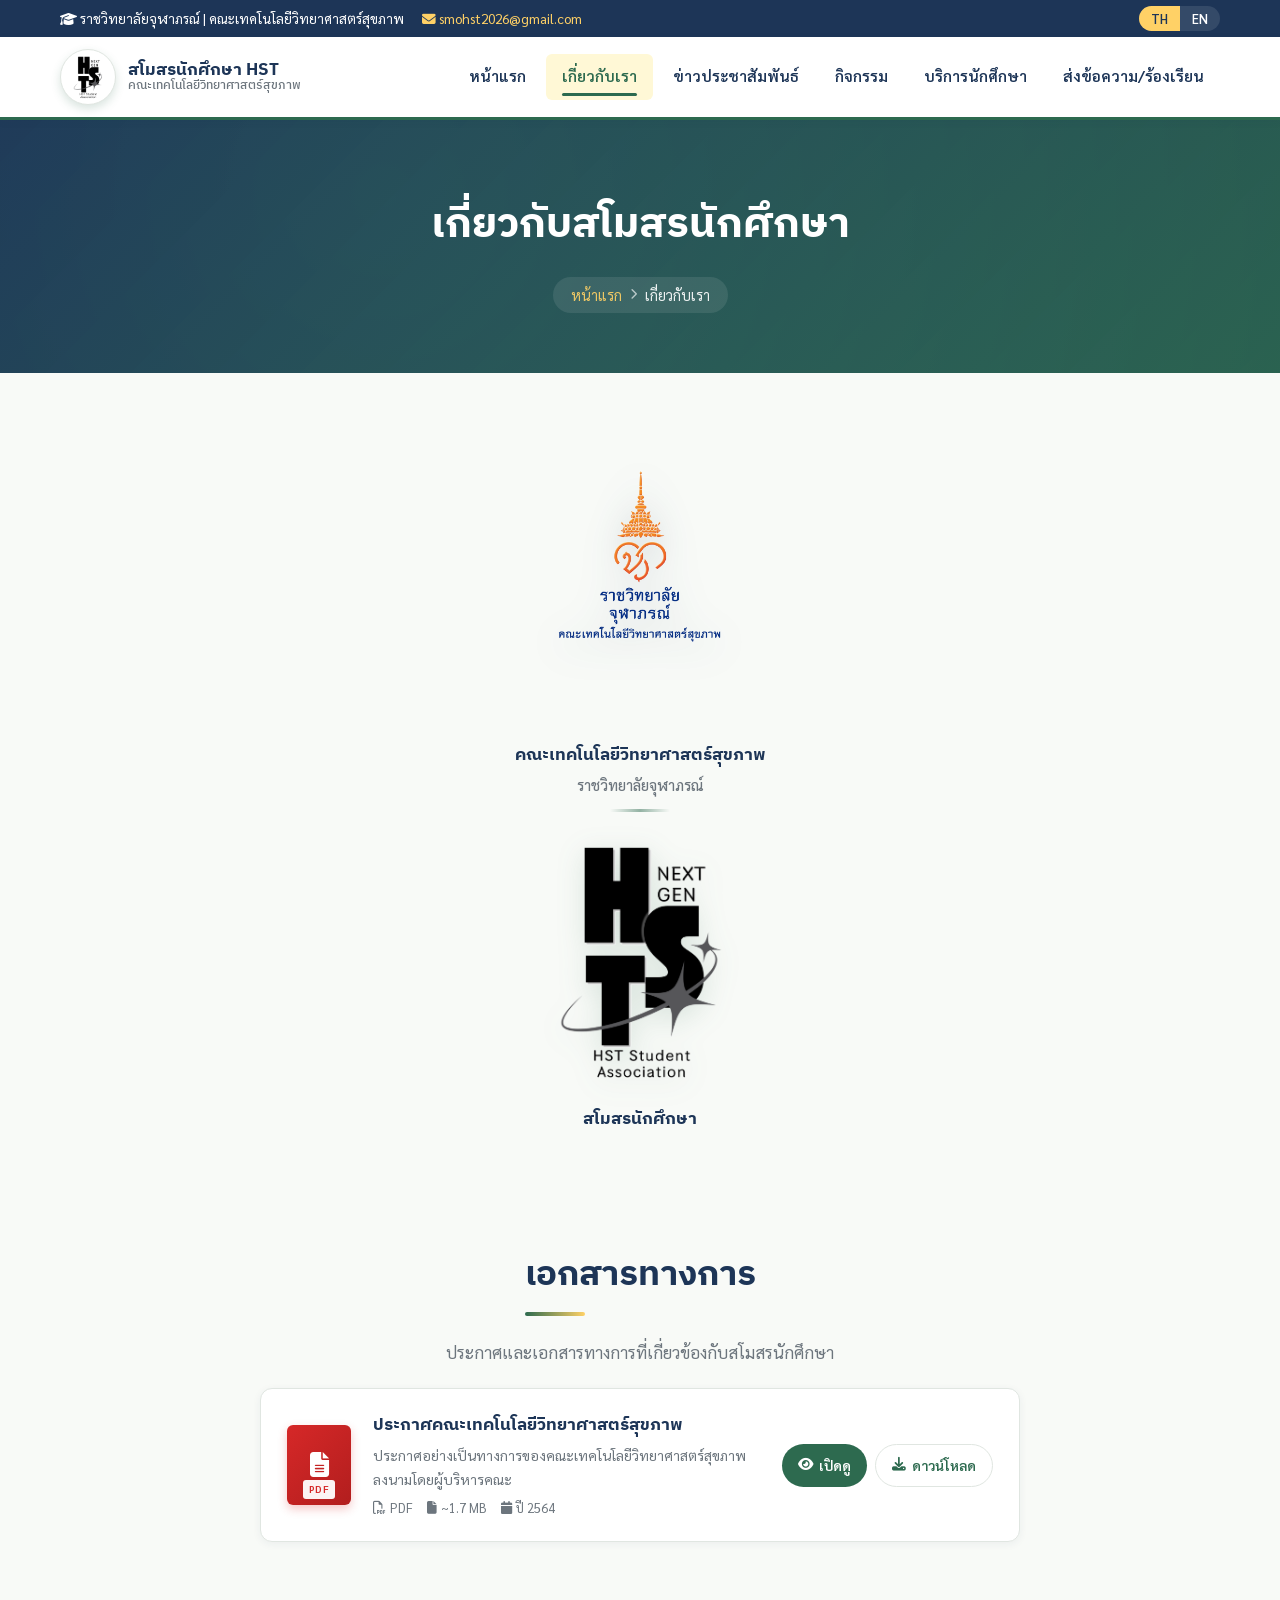
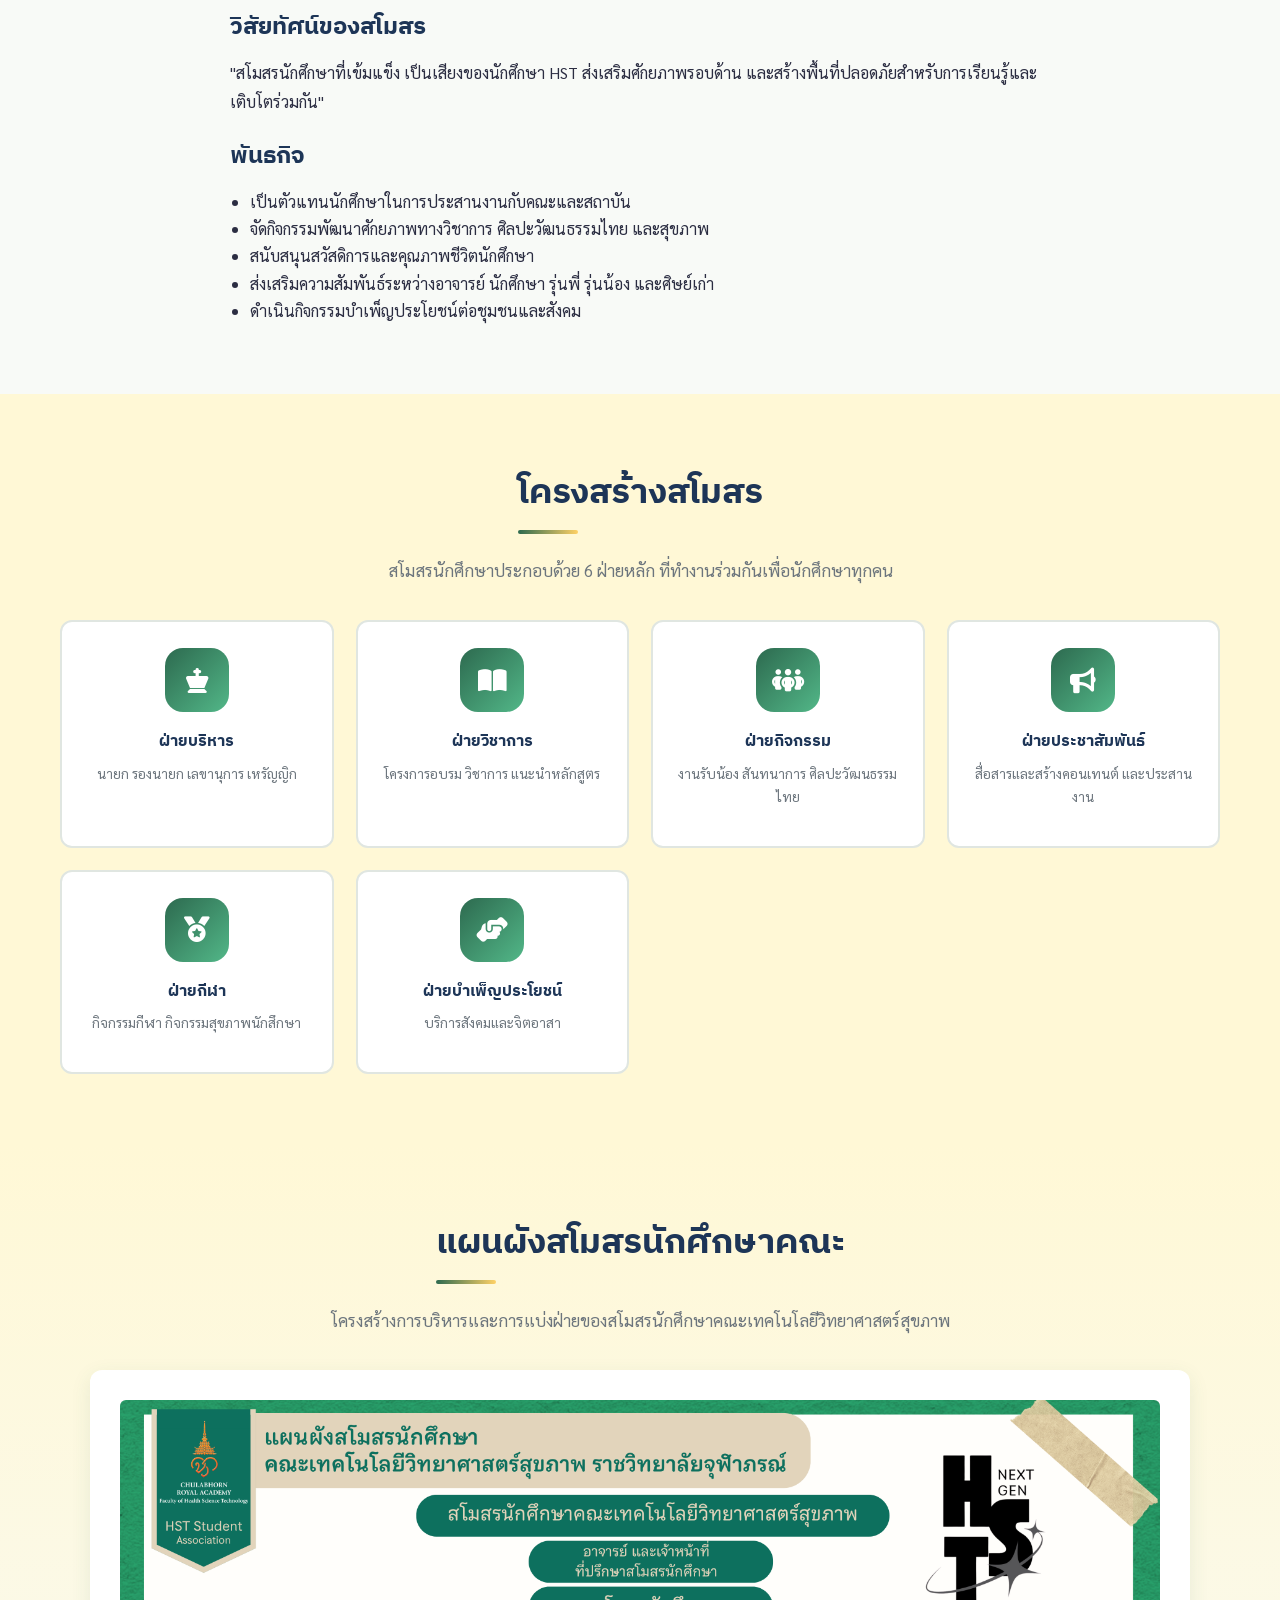
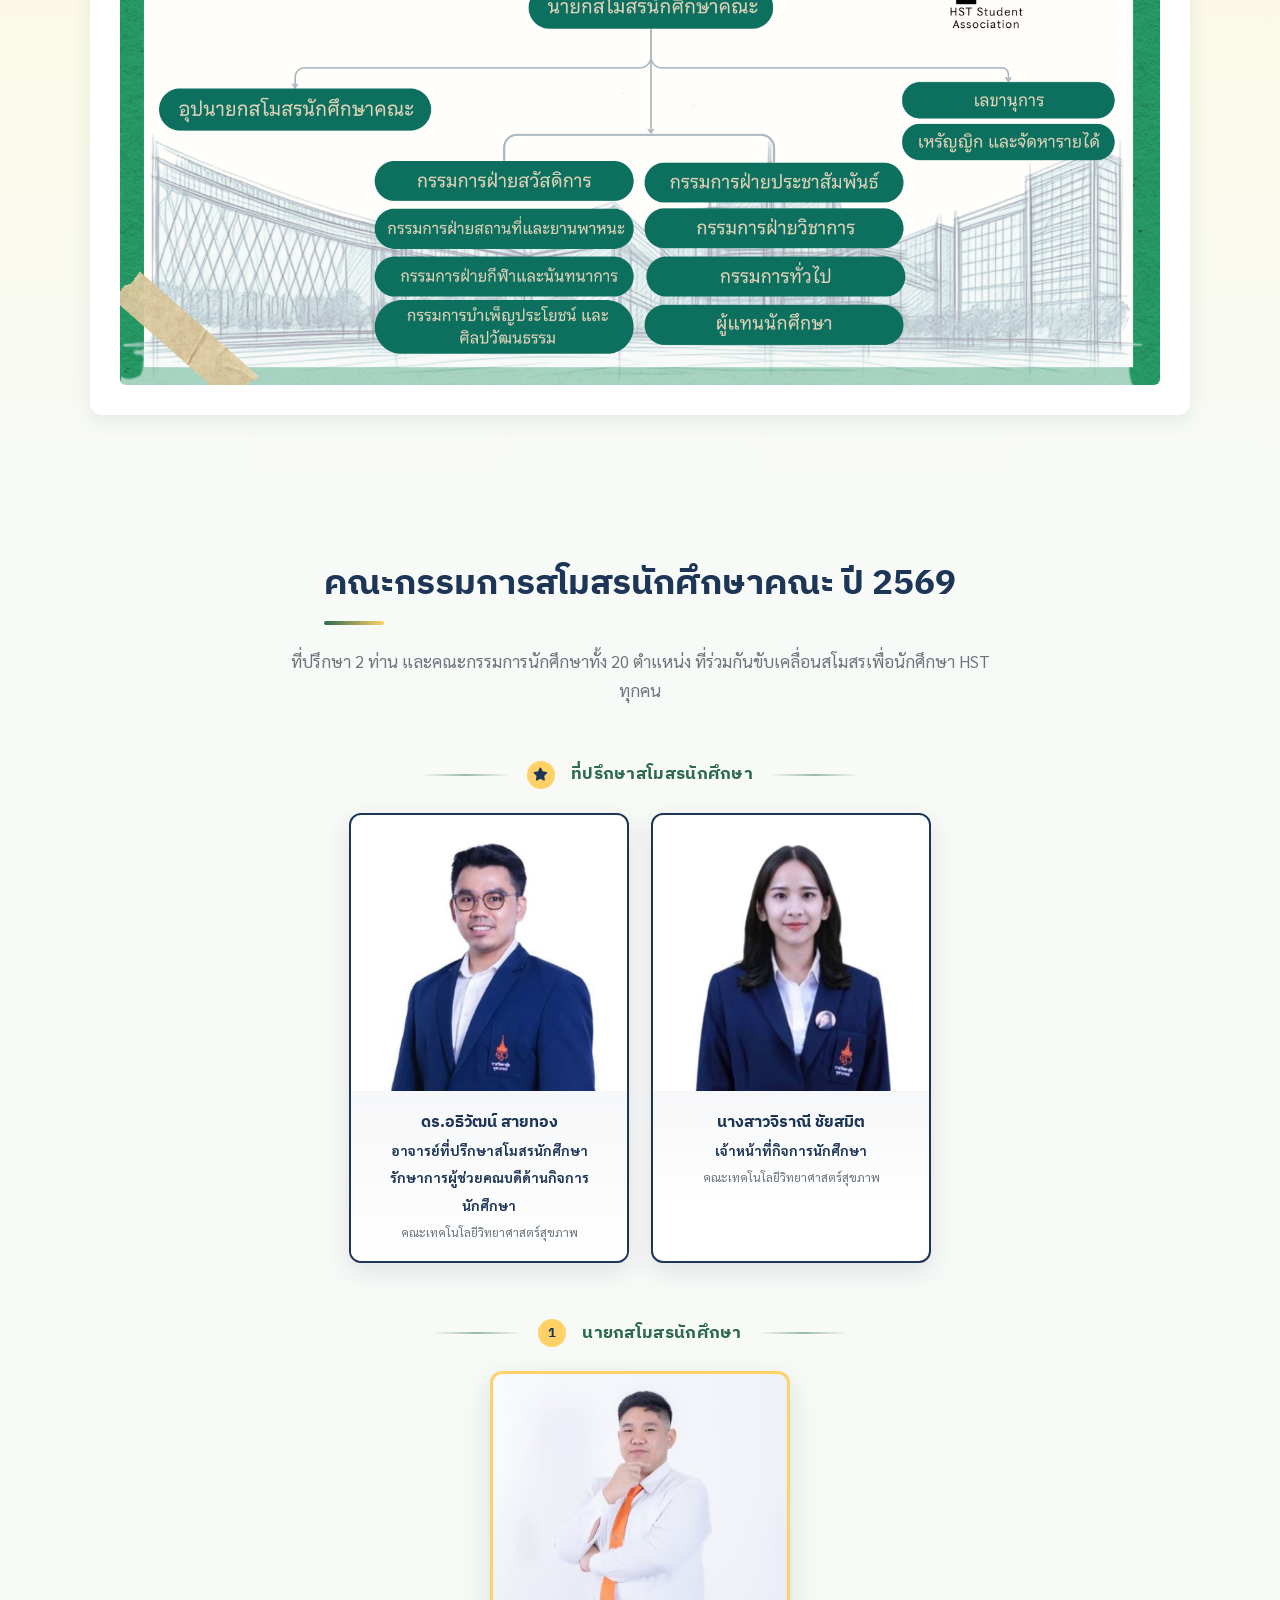
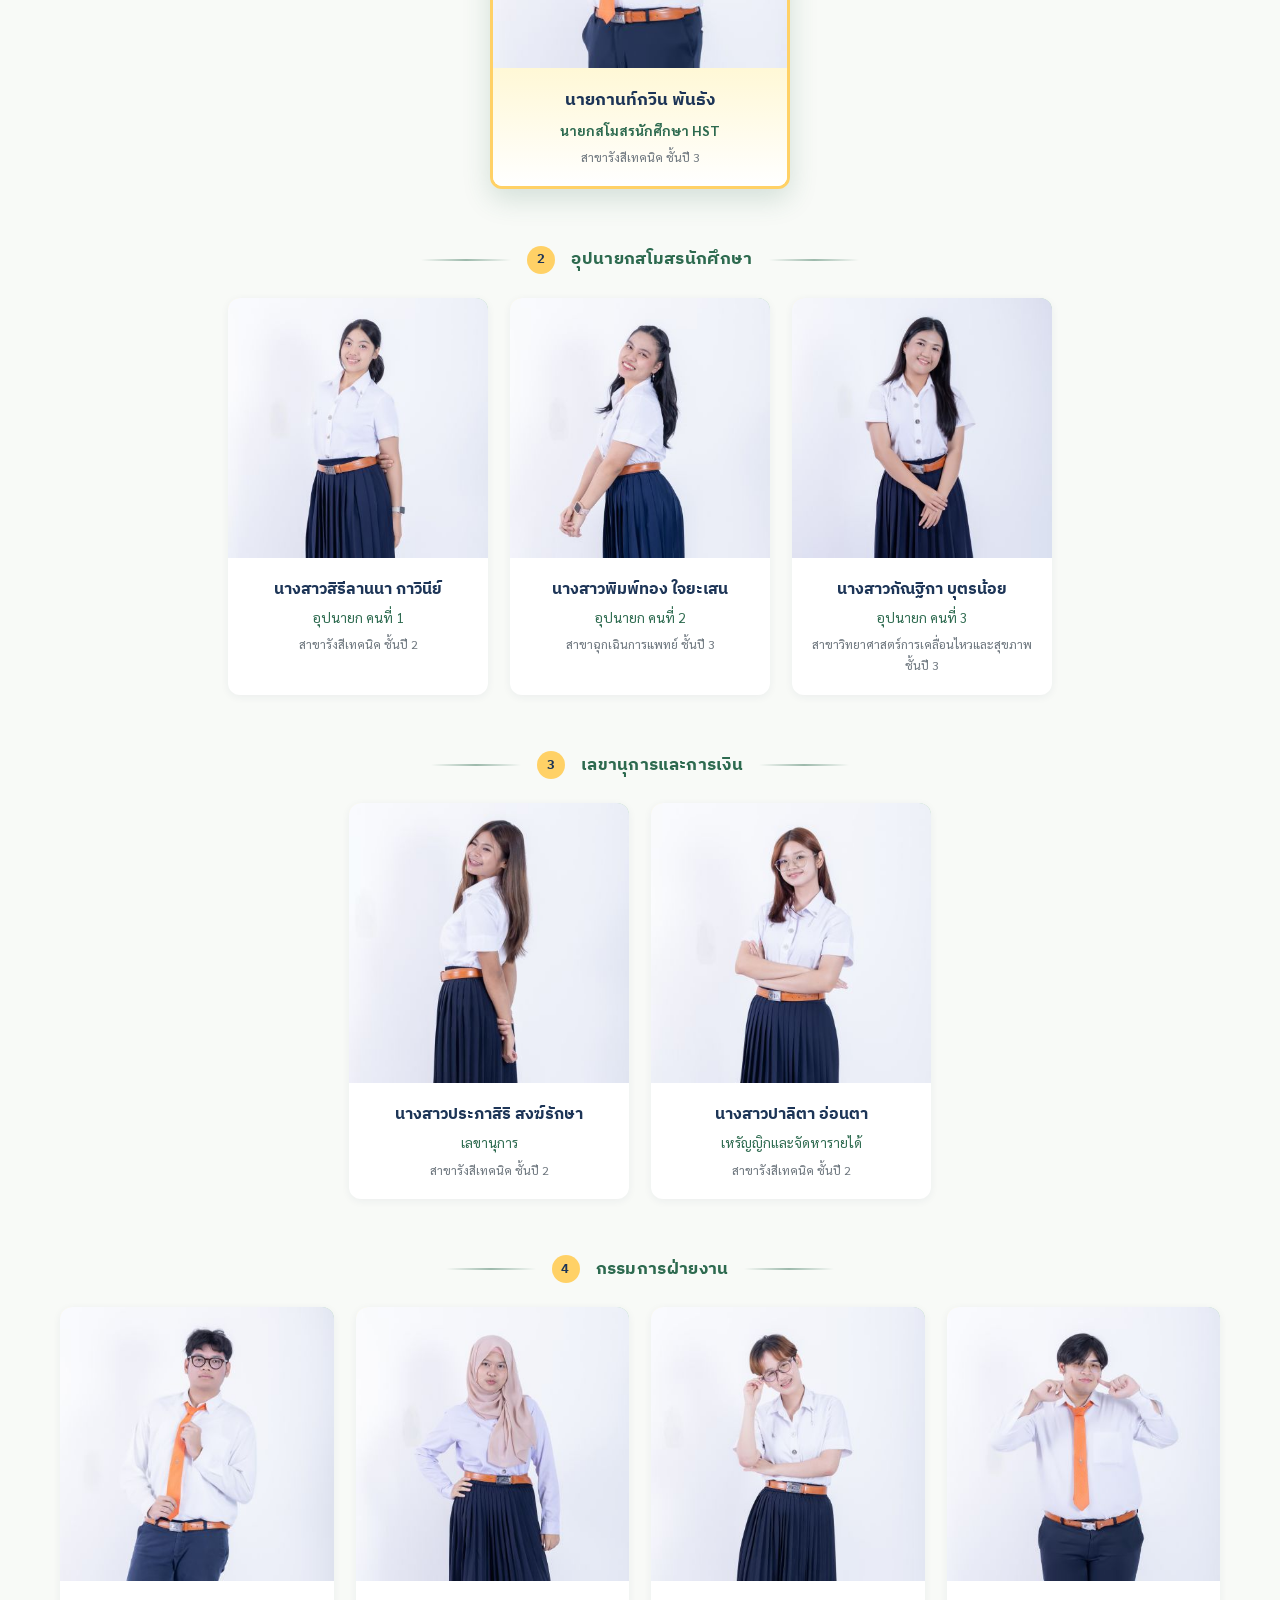
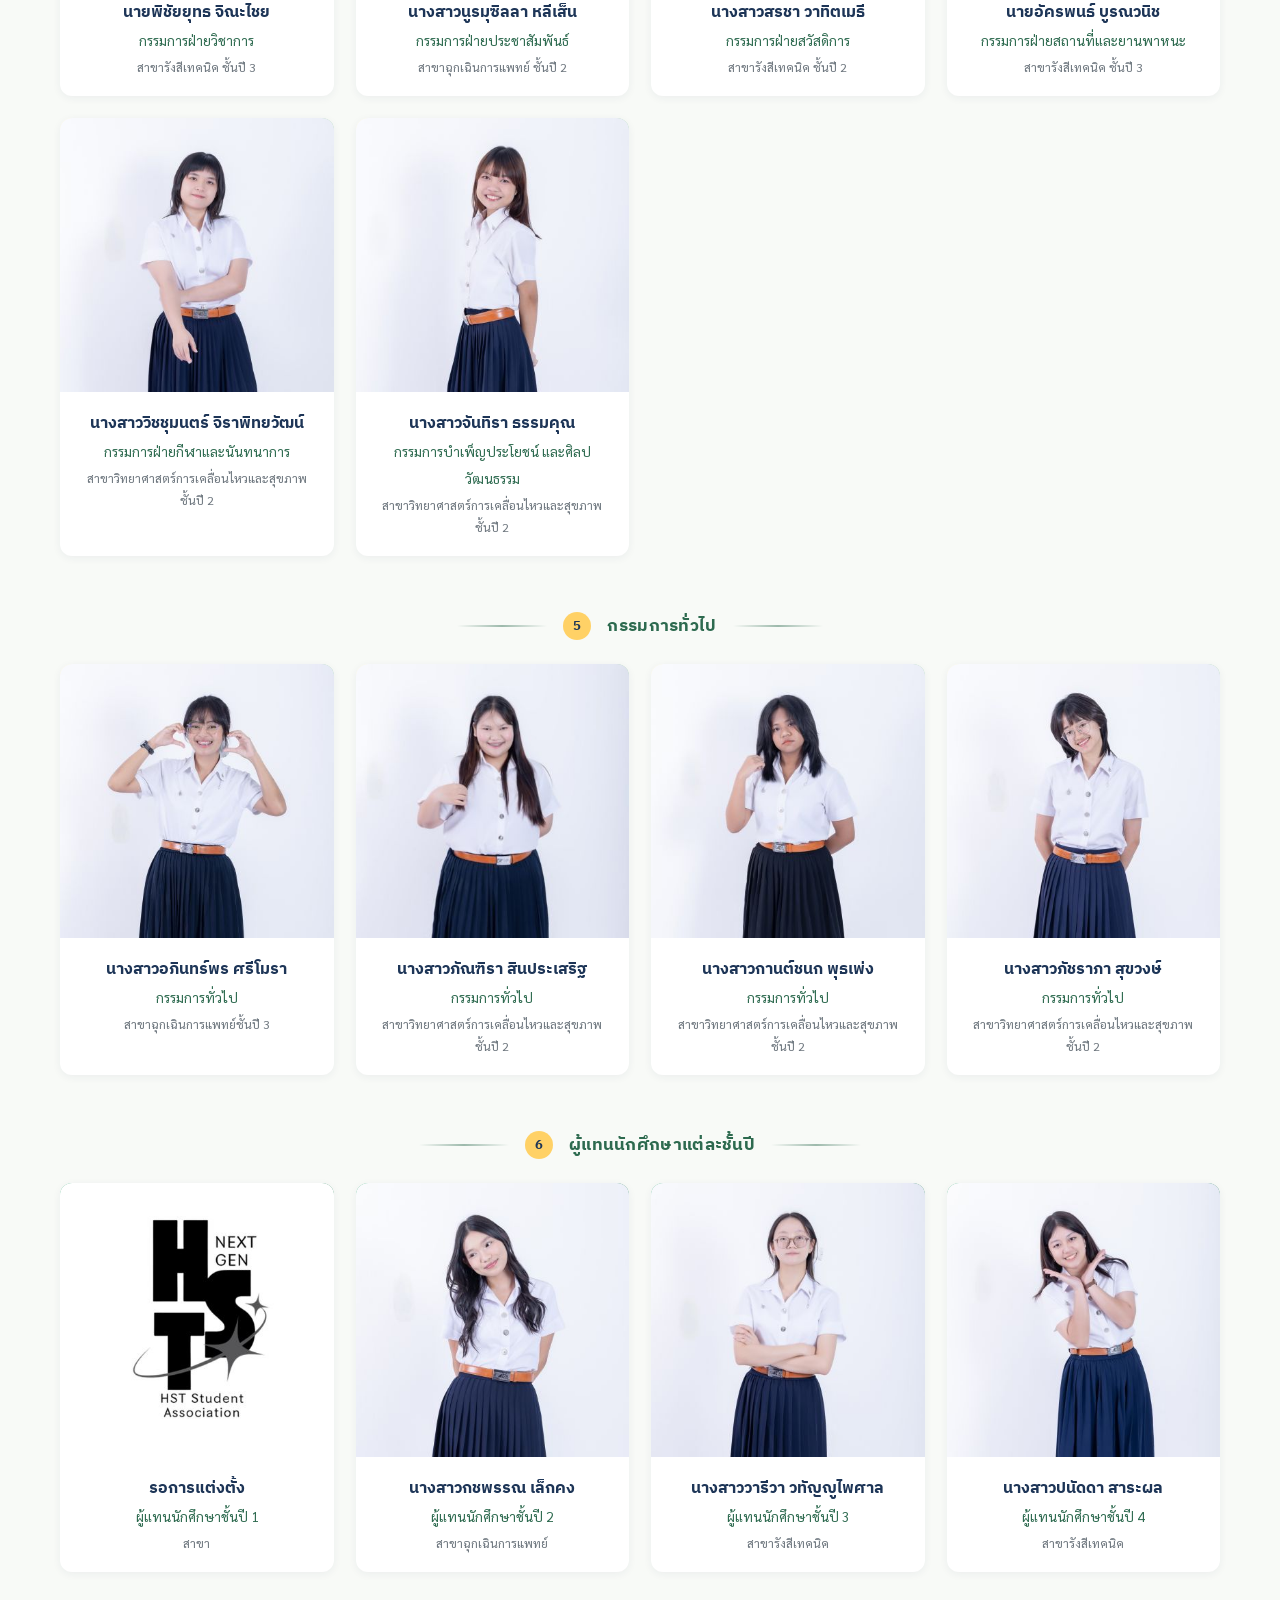
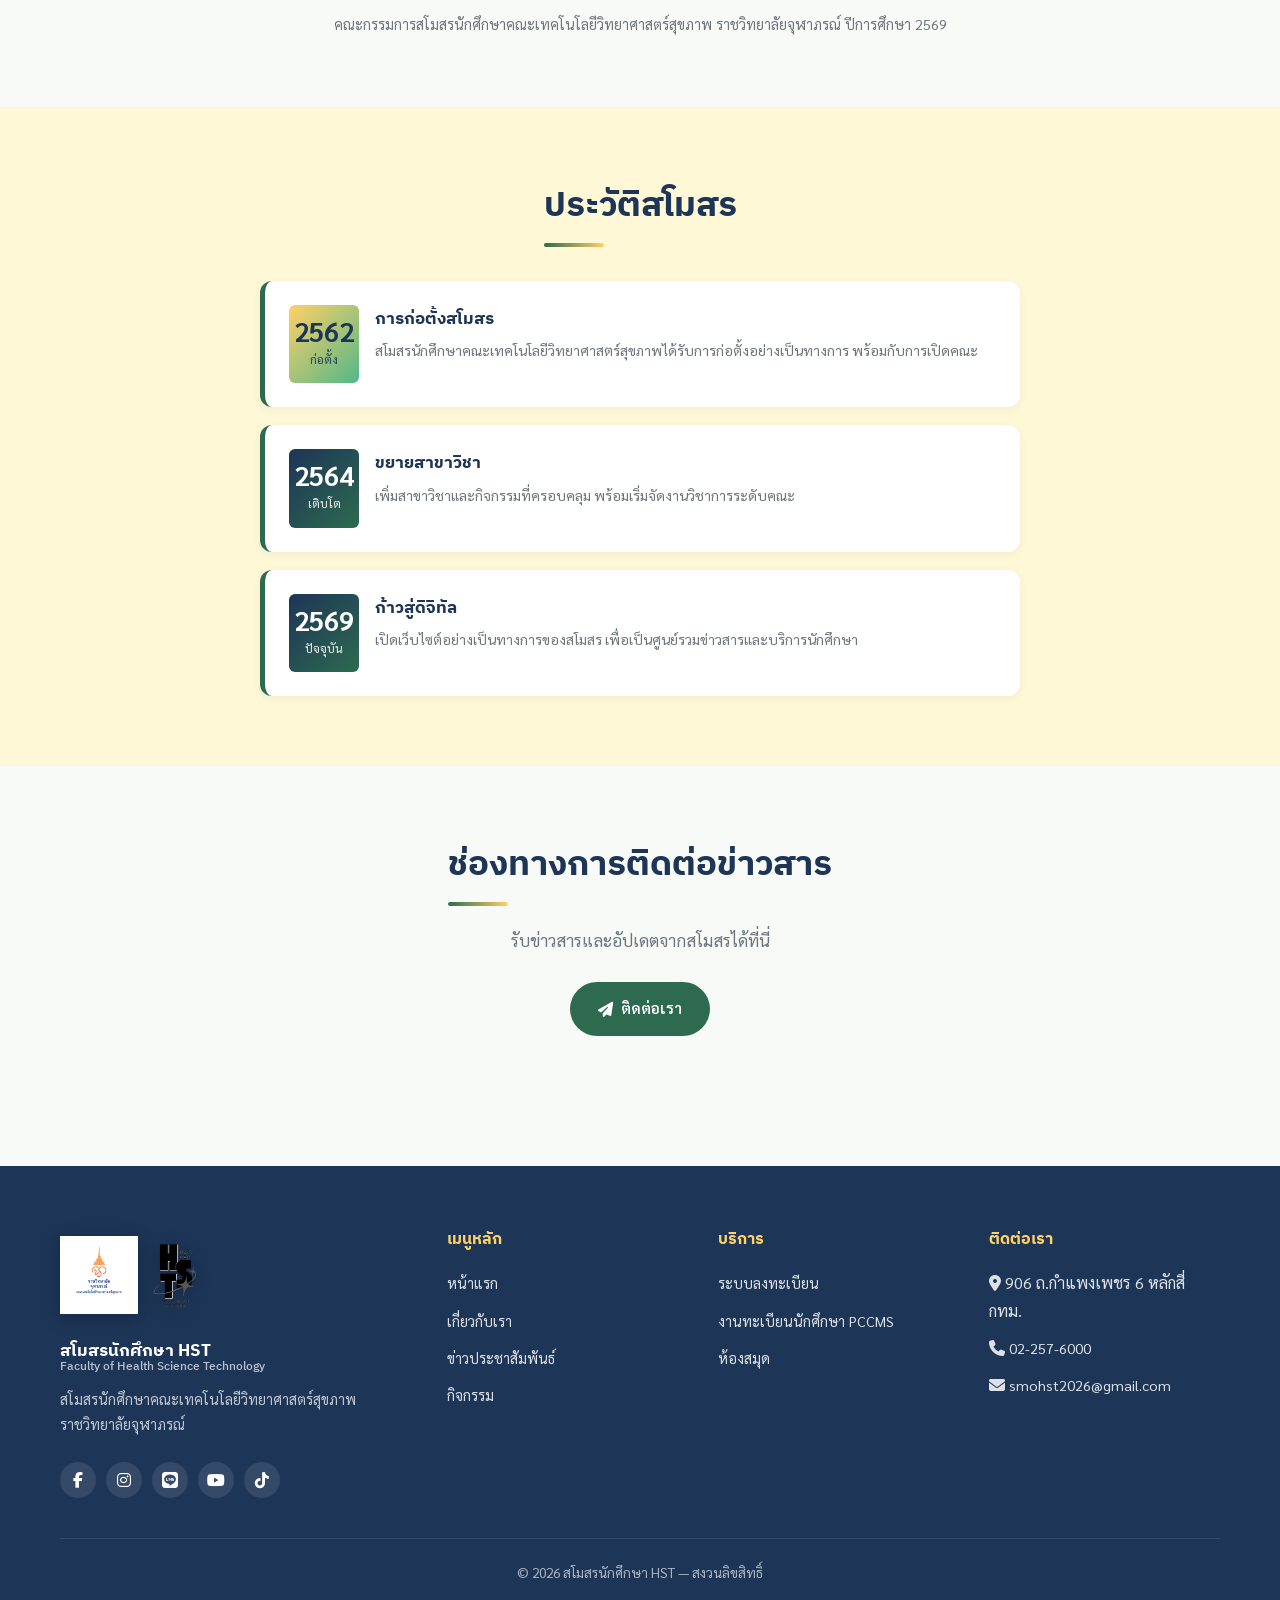
<file: about.html>
<!DOCTYPE html>
<html lang="th" data-lang="th">
<head>
  <meta charset="UTF-8" />
  <link rel="icon" type="image/png" href="assets/logo-smo-transparent.png" /><link rel="apple-touch-icon" href="assets/logo-smo-transparent.png" />
  <meta name="viewport" content="width=device-width, initial-scale=1.0" />
  <title>เกี่ยวกับเรา | สโมสรนักศึกษา HST</title>
  <meta name="description" content="เกี่ยวกับสโมสรนักศึกษา HST ราชวิทยาลัยจุฬาภรณ์ — วิสัยทัศน์ พันธกิจ แผนผังองค์กร ที่ปรึกษา และคณะกรรมการนักศึกษา ทั้ง 20 ตำแหน่ง" />
  <meta name="keywords" content="เกี่ยวกับสโมสรนักศึกษา, HST, ราชวิทยาลัยจุฬาภรณ์, คณะกรรมการนักศึกษา, ที่ปรึกษา, แผนผังสโมสร, วิสัยทัศน์, พันธกิจ" />
  <meta name="robots" content="index, follow" />
  <link rel="canonical" href="https://smohst69.netlify.app/about" />
  <!-- Open Graph -->
  <meta property="og:type" content="website" />
  <meta property="og:site_name" content="สโมสรนักศึกษา HST" />
  <meta property="og:locale" content="th_TH" />
  <meta property="og:url" content="https://smohst69.netlify.app/about" />
  <meta property="og:title" content="เกี่ยวกับสโมสรนักศึกษา HST — ราชวิทยาลัยจุฬาภรณ์" />
  <meta property="og:description" content="วิสัยทัศน์ พันธกิจ แผนผังสโมสร และคณะกรรมการนักศึกษาคณะเทคโนโลยีวิทยาศาสตร์สุขภาพ" />
  <meta property="og:image" content="https://smohst69.netlify.app/assets/about-building.jpg" />
  <meta property="og:image:alt" content="อาคารคณะเทคโนโลยีวิทยาศาสตร์สุขภาพ ราชวิทยาลัยจุฬาภรณ์" />
  <!-- Twitter Card -->
  <meta name="twitter:card" content="summary_large_image" />
  <meta name="twitter:title" content="เกี่ยวกับสโมสรนักศึกษา HST" />
  <meta name="twitter:description" content="วิสัยทัศน์ พันธกิจ และคณะกรรมการนักศึกษาคณะเทคโนโลยีวิทยาศาสตร์สุขภาพ" />
  <meta name="twitter:image" content="https://smohst69.netlify.app/assets/about-building.jpg" />
  <link rel="stylesheet" href="https://cdnjs.cloudflare.com/ajax/libs/font-awesome/6.4.2/css/all.min.css" />
  <link rel="stylesheet" href="css/style.css?v=1779500000" />
  <link href="https://fonts.googleapis.com/css2?family=Sarabun:wght@300;400;600;700&display=swap&subset=latin,thai" rel="stylesheet">
  <style>
    html[lang="th"], body {
      font-family: 'Sarabun', 'Noto Sans Thai', system-ui, 'Segoe UI', sans-serif;
      /* ให้ข้อความไทยตัดบรรทัดได้เมื่อยาวเกินกรอบ (กันล้นนอกจอบนมือถือ/แท็บเล็ต) */
      word-break: normal;
      overflow-wrap: break-word;
      hyphens: none;
      line-height: 1.7;
    }
    p.th, .th {
      word-break: normal;
      overflow-wrap: break-word;
      hyphens: none;
    }
    /* helper: ใช้กับวลีสั้น ๆ ที่ไม่อยากให้ตัดบรรทัดเท่านั้น (อย่าใช้กับข้อความยาว) */
    .no-break { white-space: nowrap; }

    /* ===== ORG CHART SECTION ===== */
    .orgchart-section {
      background: linear-gradient(180deg, var(--color-yellow-soft) 0%, transparent 100%);
    }
    .orgchart-wrap {
      position: relative;
      background: var(--color-white);
      padding: 30px;
      border-radius: var(--radius-md);
      box-shadow: 0 6px 20px rgba(45,106,79,0.10);
      text-align: center;
      cursor: zoom-in;
      transition: all .3s ease;
      max-width: 1100px;
      margin: 0 auto;
      overflow: hidden;
    }
    .orgchart-wrap::before {
      content: "";
      position: absolute;
      inset: 0;
      border-radius: var(--radius-md);
      border: 2px dashed transparent;
      transition: border-color .3s ease;
      pointer-events: none;
    }
    .orgchart-wrap:hover {
      box-shadow: 0 14px 36px rgba(45,106,79,0.18);
      transform: translateY(-3px);
    }
    .orgchart-wrap:hover::before {
      border-color: var(--color-secondary);
    }
    .orgchart-img {
      max-width: 100%;
      height: auto;
      display: block;
      margin: 0 auto;
      border-radius: var(--radius-sm);
    }
    .orgchart-zoom-hint {
      position: absolute;
      top: 22px; right: 22px;
      background: rgba(12,59,46,0.92);
      color: #fff;
      padding: 8px 14px;
      border-radius: 999px;
      font-size: 0.78rem;
      font-weight: 600;
      display: inline-flex;
      align-items: center;
      gap: 6px;
      backdrop-filter: blur(4px);
      pointer-events: none;
      opacity: 0;
      transform: translateY(-6px);
      transition: all .25s ease;
    }
    .orgchart-wrap:hover .orgchart-zoom-hint {
      opacity: 1;
      transform: translateY(0);
    }
    /* Always visible on touch devices */
    @media (hover: none) {
      .orgchart-zoom-hint { opacity: 1; transform: none; }
    }

    /* Lightbox */
    .orgchart-lightbox {
      position: fixed;
      inset: 0;
      z-index: 9999;
      background: rgba(0,0,0,0.92);
      display: grid;
      place-items: center;
      padding: 30px;
      opacity: 0;
      pointer-events: none;
      transition: opacity .3s ease;
    }
    .orgchart-lightbox.open {
      opacity: 1;
      pointer-events: auto;
    }
    .orgchart-lightbox img {
      max-width: 100%;
      max-height: 95vh;
      border-radius: 8px;
      cursor: zoom-out;
      box-shadow: 0 20px 60px rgba(0,0,0,0.5);
      transform: scale(0.92);
      transition: transform .3s ease;
    }
    .orgchart-lightbox.open img { transform: scale(1); }
    .orgchart-lightbox__close {
      position: absolute;
      top: 24px; right: 24px;
      width: 48px; height: 48px;
      border-radius: 50%;
      background: rgba(255,255,255,0.15);
      color: #fff;
      border: none;
      cursor: pointer;
      font-size: 1.35rem;
      display: grid; place-items: center;
      transition: all .2s ease;
      backdrop-filter: blur(6px);
    }
    .orgchart-lightbox__close:hover {
      background: rgba(255,255,255,0.3);
      transform: rotate(90deg);
    }
    .orgchart-lightbox__hint {
      position: absolute;
      bottom: 24px;
      left: 50%;
      transform: translateX(-50%);
      color: rgba(255,255,255,0.7);
      font-size: 0.85rem;
      letter-spacing: .3px;
    }

    @media (max-width: 768px) {
      .orgchart-wrap { padding: 16px; }
      .orgchart-zoom-hint { top: 12px; right: 12px; font-size: 0.7rem; padding: 6px 10px; }
      .orgchart-lightbox { padding: 12px; }
      .orgchart-lightbox__close { width: 40px; height: 40px; top: 14px; right: 14px; }
    }
  </style>
</head>
<body>

  <!-- TOP BAR -->
  <div class="topbar">
    <div class="container topbar-inner">
      <div class="topbar-links">
        <span class="th"><i class="fa-solid fa-graduation-cap"></i> ราชวิทยาลัยจุฬาภรณ์ | คณะเทคโนโลยีวิทยาศาสตร์สุขภาพ</span>
        <span class="en"><i class="fa-solid fa-graduation-cap"></i> Chulabhorn Royal Academy | Faculty of Health Science Technology</span>
        <a href="mailto:smohst2026@gmail.com"><i class="fa-solid fa-envelope"></i> smohst2026@gmail.com</a>
      </div>
      <div class="lang-toggle">
        <button data-lang-btn="th" class="active">TH</button>
        <button data-lang-btn="en">EN</button>
      </div>
    </div>
  </div>

  <!-- HEADER -->
  <header class="site-header">
    <div class="container nav-wrap">
      <a href="index.html" class="logo">
        <img src="assets/logo-smo-transparent.png" alt="SMO Logo" class="logo-mark" />
        <span class="logo-text">
          <strong class="th">สโมสรนักศึกษา HST</strong>
          <strong class="en">HST Student Association</strong>
          <small class="th">คณะเทคโนโลยีวิทยาศาสตร์สุขภาพ</small>
          <small class="en">Faculty of Health Science Technology</small>
        </span>
      </a>
      <nav class="main-nav" id="mainNav">
        <a href="index.html"><span class="th">หน้าแรก</span><span class="en">Home</span></a>
        <a href="about.html" class="active"><span class="th">เกี่ยวกับเรา</span><span class="en">About</span></a>
        <a href="https://hst.cra.ac.th/" target="_blank" rel="noopener"><span class="th">ข่าวประชาสัมพันธ์</span><span class="en">News</span></a>
        <a href="activities.html"><span class="th">กิจกรรม</span><span class="en">Activities</span></a>
        <a href="services.html"><span class="th">บริการนักศึกษา</span><span class="en">Services</span></a>
        <a href="contact.html"><span class="th">ส่งข้อความ/ร้องเรียน</span><span class="en">Contact / Report</span></a>
      </nav>
      <button class="menu-toggle" id="menuToggle"><i class="fa-solid fa-bars"></i></button>
    </div>
  </header>

  <!-- BANNER -->
  <section class="page-banner">
    <div class="container">
      <h1 class="th">เกี่ยวกับสโมสรนักศึกษา</h1>
      <h1 class="en">About the Student Association</h1>
      <div class="breadcrumb">
        <a href="index.html"><span class="th">หน้าแรก</span><span class="en">Home</span></a>
        <i class="fa-solid fa-chevron-right" style="font-size:0.7rem;opacity:.7"></i>
        <span class="th">เกี่ยวกับเรา</span><span class="en">About</span>
      </div>
    </div>
  </section>

  <!-- ===== LOGO SHOWCASE ===== -->
  <section class="logo-showcase">
    <img src="assets/faculty-logo-transparent.png" alt="ตราคณะเทคโนโลยีวิทยาศาสตร์สุขภาพ ราชวิทยาลัยจุฬาภรณ์" class="faculty-logo" />
    <div class="logo-caption">
      <strong class="th">คณะเทคโนโลยีวิทยาศาสตร์สุขภาพ</strong>
      <strong class="en">Faculty of Health Science Technology</strong>
      <span class="th">ราชวิทยาลัยจุฬาภรณ์</span>
      <span class="en">Chulabhorn Royal Academy</span>
    </div>
    <div class="divider"></div>
    <img src="assets/logo-smo-transparent.png" alt="ตราสโมสรนักศึกษา HST" class="smo-logo" />
    <div class="logo-caption">
      <strong class="th">สโมสรนักศึกษา</strong>
      <strong class="en">Student Association</strong>
    </div>
  </section>

  <!-- ===== OFFICIAL DOCUMENTS ===== -->
  <section class="section" style="padding-bottom: 0;">
    <div class="container">
      <div class="text-center mb-3">
        <h2 class="section-title th" style="display:inline-block;">เอกสารทางการ</h2>
        <h2 class="section-title en" style="display:inline-block;">Official Documents</h2>
      </div>
      <p class="section-subtitle text-center th" style="max-width:680px;margin:22px auto 8px;">ประกาศและเอกสารทางการที่เกี่ยวข้องกับสโมสรนักศึกษา</p>
      <p class="section-subtitle text-center en" style="max-width:680px;margin:22px auto 8px;">Official announcements and documents related to the Student Association</p>

      <a href="assets/docs/announcement-hst-64.pdf" target="_blank" rel="noopener" class="doc-card" style="text-decoration:none;color:inherit;">
        <div class="doc-icon"><i class="fa-solid fa-file-lines"></i></div>
        <div class="doc-info">
          <h4 class="th">ประกาศคณะเทคโนโลยีวิทยาศาสตร์สุขภาพ</h4>
          <h4 class="en">Faculty of Health Science Technology Announcement</h4>
          <p class="th">ประกาศอย่างเป็นทางการของคณะเทคโนโลยีวิทยาศาสตร์สุขภาพ ลงนามโดยผู้บริหารคณะ</p>
          <p class="en">Official announcement signed by faculty leadership</p>
          <div class="doc-meta">
            <span><i class="fa-regular fa-file-pdf"></i> PDF</span>
            <span><i class="fa-solid fa-file"></i> ~1.7 MB</span>
            <span class="th"><i class="fa-solid fa-calendar"></i> ปี 2564</span>
            <span class="en"><i class="fa-solid fa-calendar"></i> Year 2021</span>
          </div>
        </div>
        <div class="doc-actions">
          <span class="doc-btn primary"><i class="fa-solid fa-eye"></i> <span class="th">เปิดดู</span><span class="en">View</span></span>
          <span class="doc-btn outline" onclick="event.preventDefault(); event.stopPropagation(); const a = document.createElement('a'); a.href='assets/docs/announcement-hst-64.pdf'; a.download='ประกาศคณะเทคโน-64.pdf'; a.click();"><i class="fa-solid fa-download"></i> <span class="th">ดาวน์โหลด</span><span class="en">Download</span></span>
        </div>
      </a>
    </div>
  </section>

  <!-- VISION / MISSION -->
  <section class="section">
    <div class="container">
      <div class="about-text" style="max-width: 820px; margin: 0 auto;">
          <h2 class="th">วิสัยทัศน์ของสโมสร</h2>
          <h2 class="en">Our Vision</h2>
          <p class="th">"สโมสรนักศึกษาที่เข้มแข็ง เป็นเสียงของนักศึกษา HST ส่งเสริมศักยภาพรอบด้าน และสร้างพื้นที่ปลอดภัยสำหรับการเรียนรู้และเติบโตร่วมกัน"</p>
          <p class="en">"A strong student Association that voices HST students' needs, promotes well-rounded development, and creates a safe space for learning and growing together."</p>
          <h2 class="th mt-3">พันธกิจ</h2>
          <h2 class="en mt-3">Mission</h2>
          <ul class="th" style="padding-left:20px; list-style: disc;">
            <li>เป็นตัวแทนนักศึกษาในการประสานงานกับคณะและสถาบัน</li>
            <li>จัดกิจกรรมพัฒนาศักยภาพทางวิชาการ ศิลปะวัฒนธรรมไทย และสุขภาพ</li>
            <li>สนับสนุนสวัสดิการและคุณภาพชีวิตนักศึกษา</li>
            <li>ส่งเสริมความสัมพันธ์ระหว่างอาจารย์ นักศึกษา รุ่นพี่ รุ่นน้อง และศิษย์เก่า</li>
            <li>ดำเนินกิจกรรมบำเพ็ญประโยชน์ต่อชุมชนและสังคม</li>
          </ul>
          <ul class="en" style="padding-left:20px; list-style: disc;">
            <li>Represent students in coordinating with the faculty and institute</li>
            <li>Run activities that grow academic, ethical, and health competencies</li>
            <li>Support student welfare and quality of life</li>
            <li>Strengthen ties among students, seniors, juniors, and alumni</li>
            <li>Engage in community service</li>
          </ul>
        </div>
    </div>
  </section>

  <!-- DEPARTMENTS -->
  <section class="section" style="background: var(--color-yellow-soft);">
    <div class="container">
      <div class="text-center mb-3">
        <h2 class="section-title th" style="display:inline-block;">โครงสร้างสโมสร</h2>
        <h2 class="section-title en" style="display:inline-block;">Association Structure</h2>
      </div>
      <p class="section-subtitle text-center th" style="max-width:640px;margin:22px auto 36px;">สโมสรนักศึกษาประกอบด้วย 6 ฝ่ายหลัก ที่ทำงานร่วมกันเพื่อนักศึกษาทุกคน</p>
      <p class="section-subtitle text-center en" style="max-width:640px;margin:22px auto 36px;">The Association has six departments working together for all students</p>

      <div class="services-grid">
        <div class="service-card">
          <div class="service-icon"><i class="fa-solid fa-chess-king"></i></div>
          <h3 class="th">ฝ่ายบริหาร</h3>
          <h3 class="en">Executive</h3>
          <p class="th">นายก รองนายก เลขานุการ เหรัญญิก</p>
          <p class="en">President, VP, Secretary, Treasurer</p>
        </div>
        <div class="service-card">
          <div class="service-icon"><i class="fa-solid fa-book-open"></i></div>
          <h3 class="th">ฝ่ายวิชาการ</h3>
          <h3 class="en">Academic</h3>
          <p class="th">โครงการอบรม วิชาการ แนะนำหลักสูตร</p>
          <p class="en">Workshops, tutoring</p>
        </div>
        <div class="service-card">
          <div class="service-icon"><i class="fa-solid fa-people-group"></i></div>
          <h3 class="th">ฝ่ายกิจกรรม</h3>
          <h3 class="en">Activities</h3>
          <p class="th">งานรับน้อง สันทนาการ ศิลปะวัฒนธรรมไทย</p>
          <p class="en">Orientation &amp; events</p>
        </div>
        <div class="service-card">
          <div class="service-icon"><i class="fa-solid fa-bullhorn"></i></div>
          <h3 class="th">ฝ่ายประชาสัมพันธ์</h3>
          <h3 class="en">PR &amp; Media</h3>
          <p class="th">สื่อสารและสร้างคอนเทนต์ และประสานงาน</p>
          <p class="en">Communications &amp; content</p>
        </div>
        <div class="service-card">
          <div class="service-icon"><i class="fa-solid fa-medal"></i></div>
          <h3 class="th">ฝ่ายกีฬา</h3>
          <h3 class="en">Sports</h3>
          <p class="th">กิจกรรมกีฬา กิจกรรมสุขภาพนักสึกษา</p>
          <p class="en">Sports &amp; wellness</p>
        </div>
        <div class="service-card">
          <div class="service-icon"><i class="fa-solid fa-handshake-angle"></i></div>
          <h3 class="th">ฝ่ายบำเพ็ญประโยชน์</h3>
          <h3 class="en">Volunteer</h3>
          <p class="th">บริการสังคมและจิตอาสา</p>
          <p class="en">Community service</p>
        </div>
      </div>
    </div>
  </section>

  <!-- ORG CHART -->
  <section class="section orgchart-section">
    <div class="container">
      <div class="text-center mb-3">
        <h2 class="section-title th" style="display:inline-block;">แผนผังสโมสรนักศึกษาคณะ</h2>
        <h2 class="section-title en" style="display:inline-block;">Organization Chart</h2>
      </div>
      <p class="section-subtitle text-center th" style="max-width:720px;margin:22px auto 36px;">
        โครงสร้างการบริหารและการแบ่งฝ่ายของสโมสรนักศึกษาคณะเทคโนโลยีวิทยาศาสตร์สุขภาพ
      </p>
      <p class="section-subtitle text-center en" style="max-width:720px;margin:22px auto 36px;">
        Management structure and departmental organization of the HST Student Association
      </p>

      <div class="orgchart-wrap" id="orgChartWrap" tabindex="0" role="button" aria-label="ขยายแผนผังสโมสร">
        <img
          src="assets/org-chart.png?v=1779083000"
          alt="แผนผังสโมสรนักศึกษาคณะเทคโนโลยีวิทยาศาสตร์สุขภาพ"
          class="orgchart-img"
          loading="lazy"
        />
        <span class="orgchart-zoom-hint">
          <i class="fa-solid fa-magnifying-glass-plus"></i>
          <span class="th">คลิกเพื่อขยาย</span>
          <span class="en">Click to zoom</span>
        </span>
      </div>
    </div>
  </section>

  <!-- Lightbox for org chart -->
  <div class="orgchart-lightbox" id="orgChartLightbox" aria-hidden="true" role="dialog">
    <button class="orgchart-lightbox__close" id="orgChartClose" aria-label="ปิด">
      <i class="fa-solid fa-xmark"></i>
    </button>
    <img src="assets/org-chart.png?v=1779083000" alt="แผนผังสโมสรนักศึกษาคณะ (มุมมองขยาย)" />
    <span class="orgchart-lightbox__hint">
      <span class="th">คลิกที่ภาพหรือพื้นที่ว่างเพื่อปิด · กด ESC</span>
      <span class="en">Click image or backdrop to close · Press ESC</span>
    </span>
  </div>

  <!-- COMMITTEE -->
  <section class="section">
    <div class="container">
      <div class="text-center mb-3">
        <h2 class="section-title th" style="display:inline-block;">คณะกรรมการสโมสรนักศึกษาคณะ ปี 2569</h2>
        <h2 class="section-title en" style="display:inline-block;">Student Association Committee 2026</h2>
      </div>
      <p class="section-subtitle text-center th" style="max-width:720px;margin:22px auto 36px;">ที่ปรึกษา 2 ท่าน และคณะกรรมการนักศึกษาทั้ง 20 ตำแหน่ง ที่ร่วมกันขับเคลื่อนสโมสรเพื่อนักศึกษา HST ทุกคน</p>
      <p class="section-subtitle text-center en" style="max-width:720px;margin:22px auto 36px;">2 advisors and 20 student committee members driving the Association for all HST students</p>

      <!-- ============ TIER 0: ADVISORS ============ -->
      <div class="committee-section">
        <h3 class="tier-title"><span class="num"><i class="fa-solid fa-star"></i></span><span class="th">ที่ปรึกษาสโมสรนักศึกษา</span><span class="en">Student Association Advisors</span></h3>
        <div class="team-grid-tier3">
          <div class="team-card is-advisor">
            <div class="team-photo">
              <img src="assets/team/00-advisor-faculty.jpg" alt="อาจารย์ที่ปรึกษา" loading="lazy" />
            </div>
            <div class="team-info">
              <strong class="th">ดร.อธิวัฒน์ สายทอง</strong>
              <strong class="en">Dr.ATHIWAT SAITONG</strong>
              <span class="th">อาจารย์ที่ปรึกษาสโมสรนักศึกษา<br>รักษาการผู้ช่วยคณบดีด้านกิจการนักศึกษา </span>
              <span class="en">Faculty Advisor</span>
              <span class="en">Acting Associate Dean for Student Affairs</span>
              <small class="th">คณะเทคโนโลยีวิทยาศาสตร์สุขภาพ</small>
              <small class="en">Faculty of Health Science Technology</small>
            </div>
          </div>
          <div class="team-card is-advisor">
            <div class="team-photo">
              <img src="assets/team/00-advisor-staff.jpg" alt="เจ้าหน้าที่กิจการนักศึกษา" loading="lazy" />
            </div>
            <div class="team-info">
              <strong class="th">นางสาวจิราณี ชัยสมิต</strong>
              <strong class="en">JIRANEE CHAISAMITH</strong>
              <span class="th">เจ้าหน้าที่กิจการนักศึกษา</span>
              <span class="en">Student Affairs Officer</span>
              <small class="th">คณะเทคโนโลยีวิทยาศาสตร์สุขภาพ</small>
              <small class="en">Faculty of Health Science Technology</small>
            </div>
          </div>
        </div>
      </div>

      <!-- ============ TIER 1: PRESIDENT ============ -->
      <div class="committee-section">
        <h3 class="tier-title"><span class="num">1</span><span class="th">นายกสโมสรนักศึกษา</span><span class="en">President</span></h3>
        <div class="team-grid-tier1">
          <div class="team-card is-president">
            <div class="team-photo">
              <!-- ใส่รูปได้ที่นี่: <img src="assets/team/01-president.jpg" alt="นายกสโมสร" /> -->
              <img src="assets/team/01-president.jpg" alt="นายกสโมสร" loading="lazy" />
            </div>
            <div class="team-info">
              <strong class="th">นายกานท์กวิน พันธัง</strong>
              <strong class="en">KANKAWIN PHANTHANG</strong>
              <span class="th">นายกสโมสรนักศึกษา HST</span>
              <span class="en">President — HST Student Association</span>
              <small class="th">สาขารังสีเทคนิค ชั้นปี 3</small>
              <small class="en">Program RT Year 3rd </small>
            </div>
          </div>
        </div>
      </div>

      <!-- ============ TIER 2: VICE PRESIDENTS ============ -->
      <div class="committee-section">
        <h3 class="tier-title"><span class="num">2</span><span class="th">อุปนายกสโมสรนักศึกษา</span><span class="en">Vice Presidents</span></h3>
        <div class="team-grid-tier2">
          <div class="team-card is-vp">
            <div class="team-photo">
              <!-- <img src="assets/team/02-vp1.jpg" alt="อุปนายก 1" /> -->
              <img src="assets/team/02-vp1.jpg" alt="อุปนายก 1" loading="lazy" />
            </div>
            <div class="team-info">
              <strong class="th">นางสาวสิรีลานนา กาวินีย์</strong>
              <strong class="en">SIREELANNA KAWINEE</strong>
              <span class="th">อุปนายก คนที่ 1</span>
              <span class="en">1st Vice President</span>
              <small class="th">สาขารังสีเทคนิค ชั้นปี 2</small>
              <small class="en">Program RT Year 2nd</small>
            </div>
          </div>
          <div class="team-card is-vp">
            <div class="team-photo">
              <!-- <img src="assets/team/03-vp2.jpg" alt="อุปนายก 2" /> -->
              <img src="assets/team/03-vp2.jpg" alt="อุปนายก 2" loading="lazy" />
            </div>
            <div class="team-info">
              <strong class="th">นางสาวพิมพ์ทอง ใจยะเสน</strong>
              <strong class="en">PIMTONG JAIYASEN</strong>
              <span class="th">อุปนายก คนที่ 2</span>
              <span class="en">2nd Vice President</span>
              <small class="th">สาขาฉุกเฉินการแพทย์ ชั้นปี 3</small>
              <small class="en">Program PMD Year 3rd</small>
            </div>
          </div>
          <div class="team-card is-vp">
            <div class="team-photo">
              <!-- <img src="assets/team/04-vp3.jpg" alt="อุปนายก 3" /> -->
              <img src="assets/team/04-vp3.jpg" alt="อุปนายก 3" loading="lazy" />
            </div>
            <div class="team-info">
              <strong class="th">นางสาวกัณฐิกา บุตรน้อย</strong>
              <strong class="en">KUNTIKA BOODNOI</strong>
              <span class="th">อุปนายก คนที่ 3</span>
              <span class="en">3rd Vice President</span>
              <small class="th">สาขาวิทยาศาสตร์การเคลื่อนไหวและสุขภาพ ชั้นปี 3</small>
              <small class="en">Program HKH Year 3rd</small>
            </div>
          </div>
        </div>
      </div>

      <!-- ============ TIER 3: SECRETARY + TREASURER ============ -->
      <div class="committee-section">
        <h3 class="tier-title"><span class="num">3</span><span class="th">เลขานุการและการเงิน</span><span class="en">Secretary &amp; Treasurer</span></h3>
        <div class="team-grid-tier3">
          <div class="team-card">
            <div class="team-photo">
              <!-- <img src="assets/team/05-secretary.jpg" alt="เลขานุการ" /> -->
              <img src="assets/team/05-secretary.jpg" alt="เลขานุการ" loading="lazy" />
            </div>
            <div class="team-info">
              <strong class="th">นางสาวประภาสิริ สงฆ์รักษา</strong>
              <strong class="en">PRAPHASIRI SONGRAKSA</strong>
              <span class="th">เลขานุการ</span>
              <span class="en">Secretary</span>
              <small class="th">สาขารังสีเทคนิค ชั้นปี 2</small>
              <small class="en">Program RT Year 2nd</small>
            </div>
          </div>
          <div class="team-card">
            <div class="team-photo">
              <!-- <img src="assets/team/06-treasurer.jpg" alt="เหรัญญิก" /> -->
              <img src="assets/team/06-treasurer.jpg" alt="เหรัญญิก" loading="lazy" />
            </div>
            <div class="team-info">
              <strong class="th">นางสาวปาลิตา อ่อนตา</strong>
              <strong class="en">PALITA ORNTA</strong>
              <span class="th">เหรัญญิกและจัดหารายได้</span>
              <span class="en">Treasurer &amp; Fundraising</span>
              <small class="th">สาขารังสีเทคนิค ชั้นปี 2</small>
              <small class="en">Program RT Year 2nd</small>
            </div>
          </div>
        </div>
      </div>

      <!-- ============ TIER 4: DEPARTMENT COMMITTEES ============ -->
      <div class="committee-section">
        <h3 class="tier-title"><span class="num">4</span><span class="th">กรรมการฝ่ายงาน</span><span class="en">Department Committees</span></h3>
        <div class="team-grid">
          <div class="team-card">
            <div class="team-photo">
              <!-- <img src="assets/team/07-academic.jpg" alt="ฝ่ายวิชาการ" /> -->
              <img src="assets/team/07-academic.jpg" alt="ฝ่ายวิชาการ" loading="lazy" />
            </div>
            <div class="team-info">
              <strong class="th">นายพิชัยยุทธ จิณะไชย</strong>
              <strong class="en">PICHAIYUT JINACHAI</strong>
              <span class="th">กรรมการฝ่ายวิชาการ</span>
              <span class="en">Academic Affairs</span>
              <small class="th">สาขารังสีเทคนิค ชั้นปี 3</small>
              <small class="en">Program RT Year 3rd</small>
            </div>
          </div>
          <div class="team-card">
            <div class="team-photo">
              <!-- <img src="assets/team/08-pr.jpg" alt="ฝ่ายประชาสัมพันธ์" /> -->
              <img src="assets/team/08-pr.jpg" alt="ฝ่ายประชาสัมพันธ์" loading="lazy" />
            </div>
            <div class="team-info">
              <strong class="th">นางสาวนูรมุซิลลา หลีเส็น</strong>
              <strong class="en">NURMUZILLA LEESEN</strong>
              <span class="th">กรรมการฝ่ายประชาสัมพันธ์</span>
              <span class="en">Public Relations</span>
              <small class="th">สาขาฉุกเฉินการแพทย์ ชั้นปี 2</small>
              <small class="en">Program PMD Year 2nd</small>
            </div>
          </div>
          <div class="team-card">
            <div class="team-photo">
              <!-- <img src="assets/team/09-welfare.jpg" alt="ฝ่ายสวัสดิการ" /> -->
              <img src="assets/team/09-welfare.jpg" alt="ฝ่ายสวัสดิการ" loading="lazy" />
            </div>
            <div class="team-info">
              <strong class="th">นางสาวสรชา วาทิตเมธี</strong>
              <strong class="en">SORACHA VATIDMATEE</strong>
              <span class="th">กรรมการฝ่ายสวัสดิการ</span>
              <span class="en">Student Welfare</span>
              <small class="th">สาขารังสีเทคนิค ชั้นปี 2 </small>
              <small class="en">Program RT Year 2nd</small>
            </div>
          </div>
          <div class="team-card">
            <div class="team-photo">
              <!-- <img src="assets/team/10-venue.jpg" alt="ฝ่ายสถานที่และยานพาหนะ" /> -->
              <img src="assets/team/10-venue.jpg" alt="ฝ่ายสถานที่และยานพาหนะ" loading="lazy" />
            </div>
            <div class="team-info">
              <strong class="th">นายอัครพนธ์ บูรณวนิช</strong>
              <strong class="en">AAGKARAPON BURANAWANIT</strong>
              <span class="th">กรรมการฝ่ายสถานที่และยานพาหนะ</span>
              <span class="en">Venue &amp; Transport</span>
              <small class="th">สาขารังสีเทคนิค ชั้นปี 3</small>
              <small class="en">Program RT Year 3rd</small>
            </div>
          </div>
          <div class="team-card">
            <div class="team-photo">
              <!-- <img src="assets/team/11-sports.jpg" alt="ฝ่ายกีฬาและนันทนาการ" /> -->
              <img src="assets/team/11-sports.jpg" alt="ฝ่ายกีฬาและนันทนาการ" loading="lazy" />
            </div>
            <div class="team-info">
              <strong class="th">นางสาววิชชุมนตร์ จิราพิทยวัฒน์</strong>
              <strong class="en">VITCHUMONT JIRAPITTAYAWAT</strong>
              <span class="th">กรรมการฝ่ายกีฬาและนันทนาการ</span>
              <span class="en">Sports &amp; Recreation</span>
              <small class="th">สาขาวิทยาศาสตร์การเคลื่อนไหวและสุขภาพ ชั้นปี 2</small>
              <small class="en">Program HKH Year 2nd</small>
            </div>
          </div>
          <div class="team-card">
            <div class="team-photo">
              <!-- <img src="assets/team/12-volunteer.jpg" alt="ฝ่ายบำเพ็ญประโยชน์" /> -->
              <img src="assets/team/12-volunteer.jpg" alt="ฝ่ายบำเพ็ญประโยชน์" loading="lazy" />
            </div>
            <div class="team-info">
              <strong class="th">นางสาวจันทิรา ธรรมคุณ</strong>
              <strong class="en">JANTIRA THAMMAKUN</strong>
              <span class="th">กรรมการบำเพ็ญประโยชน์ และศิลปวัฒนธรรม</span>
              <span class="en">Volunteer &amp; Culture</span>
              <small class="th">สาขาวิทยาศาสตร์การเคลื่อนไหวและสุขภาพ ชั้นปี 2</small>
              <small class="en">Program HKH Year 2nd</small>
            </div>
          </div>
        </div>
      </div>

      <!-- ============ TIER 5: GENERAL COMMITTEES ============ -->
      <div class="committee-section">
        <h3 class="tier-title"><span class="num">5</span><span class="th">กรรมการทั่วไป</span><span class="en">General Committees</span></h3>
        <div class="team-grid">
          <div class="team-card">
            <div class="team-photo">
              <!-- <img src="assets/team/13-general1.jpg" alt="กรรมการทั่วไป" /> -->
              <img src="assets/team/13-general1.jpg" alt="กรรมการทั่วไป" loading="lazy" />
            </div>
            <div class="team-info">
              <strong class="th">นางสาวอภินทร์พร ศรีโมรา</strong>
              <strong class="en">APHINTHAPORN SRIMORA</strong>
              <span class="th">กรรมการทั่วไป</span>
              <span class="en">General Committee</span>
              <small class="th">สาขาฉุกเฉินการแพทย์ชั้นปี 3</small>
              <small class="en">Program PMD Year 3rd</small>
            </div>
          </div>
          <div class="team-card">
            <div class="team-photo">
              <!-- <img src="assets/team/14-general2.jpg" alt="กรรมการทั่วไป" /> -->
              <img src="assets/team/14-general2.jpg" alt="กรรมการทั่วไป" loading="lazy" />
            </div>
            <div class="team-info">
              <strong class="th">นางสาวภัณฑิรา สินประเสริฐ</strong>
              <strong class="en">PHANTHIRA SINPRASERT</strong>
              <span class="th">กรรมการทั่วไป</span>
              <span class="en">General Committee</span>
              <small class="th">สาขาวิทยาศาสตร์การเคลื่อนไหวและสุขภาพ ชั้นปี 2</small>
              <small class="en">Program HKH Year 2nd</small>
            </div>
          </div>
          <div class="team-card">
            <div class="team-photo">
              <!-- <img src="assets/team/15-general3.jpg" alt="กรรมการทั่วไป" /> -->
              <img src="assets/team/15-general3.jpg" alt="กรรมการทั่วไป" loading="lazy" />
            </div>
            <div class="team-info">
              <strong class="th">นางสาวกานต์ชนก พุธเพ่ง</strong>
              <strong class="en">KANCHANOK PUTPENG</strong>
              <span class="th">กรรมการทั่วไป</span>
              <span class="en">General Committee</span>
              <small class="th">สาขาวิทยาศาสตร์การเคลื่อนไหวและสุขภาพ ชั้นปี 2</small>
              <small class="en">Program HKH Year 2nd</small>
            </div>
          </div>
          <div class="team-card">
            <div class="team-photo">
              <!-- <img src="assets/team/16-general4.jpg" alt="กรรมการทั่วไป" /> -->
              <img src="assets/team/16-general4.jpg" alt="กรรมการทั่วไป" loading="lazy" />
            </div>
            <div class="team-info">
              <strong class="th">นางสาวภัชราภา สุขวงษ์</strong>
              <strong class="en">PATCHARAPA SUKWONG</strong>
              <span class="th">กรรมการทั่วไป</span>
              <span class="en">General Committee</span>
              <small class="th">สาขาวิทยาศาสตร์การเคลื่อนไหวและสุขภาพ ชั้นปี 2</small>
              <small class="en">Program HKH Year 2nd</small>
            </div>
          </div>
        </div>
      </div>

      <!-- ============ TIER 6: YEAR REPRESENTATIVES ============ -->
      <div class="committee-section">
        <h3 class="tier-title"><span class="num">6</span><span class="th">ผู้แทนนักศึกษาแต่ละชั้นปี</span><span class="en">Year Representatives</span></h3>
        <div class="team-grid">
          <div class="team-card is-rep">
            <div class="team-photo">
              <!-- <img src="assets/team/17-rep-y1.jpg" alt="ผู้แทนปี 1" /> -->
              <img src="assets/team/17-rep-y1.jpg" alt="ผู้แทนปี 1" loading="lazy" />
            </div>
            <div class="team-info">
              <strong class="th">รอการแต่งตั้ง</strong>
              <strong class="en">Name Surname</strong>
              <span class="th">ผู้แทนนักศึกษาชั้นปี 1</span>
              <span class="en">1st Year Representative</span>
              <small class="th">สาขา</small>
              <small class="en">Program</small>
            </div>
          </div>
          <div class="team-card is-rep">
            <div class="team-photo">
              <!-- <img src="assets/team/18-rep-y2.jpg" alt="ผู้แทนปี 2" /> -->
              <img src="assets/team/18-rep-y2.jpg" alt="ผู้แทนปี 2" loading="lazy" />
            </div>
            <div class="team-info">
              <strong class="th">นางสาวกชพรรณ เล็กคง</strong>
              <strong class="en">KOTCHAPHAN LEKKHONG</strong>
              <span class="th">ผู้แทนนักศึกษาชั้นปี 2</span>
              <span class="en">2nd Year Representative</span>
              <small class="th">สาขาฉุกเฉินการแพทย์</small>
              <small class="en">Program PMD</small>
            </div>
          </div>
          <div class="team-card is-rep">
            <div class="team-photo">
              <!-- <img src="assets/team/19-rep-y3.jpg" alt="ผู้แทนปี 3" /> -->
              <img src="assets/team/19-rep-y3.jpg" alt="ผู้แทนปี 3" loading="lazy" />
            </div>
            <div class="team-info">
              <strong class="th">นางสาววารีวา วทัญญูไพศาล</strong>
              <strong class="en">WAREEWA WATHANYOOPHAISAN</strong>
              <span class="th">ผู้แทนนักศึกษาชั้นปี 3</span>
              <span class="en">3rd Year Representative</span>
              <small class="th">สาขารังสีเทคนิค</small>
              <small class="en">Program RT</small>
            </div>
          </div>
          <div class="team-card is-rep">
            <div class="team-photo">
              <!-- <img src="assets/team/20-rep-y4.jpg" alt="ผู้แทนปี 4" /> -->
              <img src="assets/team/20-rep-y4.jpg" alt="ผู้แทนปี 4" loading="lazy" />
            </div>
            <div class="team-info">
              <strong class="th">นางสาวปนัดดา สาระผล</strong>
              <strong class="en">PANUTDA SARAPOL</strong>
              <span class="th">ผู้แทนนักศึกษาชั้นปี 4</span>
              <span class="en">4th Year Representative</span>
              <small class="th">สาขารังสีเทคนิค</small>
              <small class="en">Program RT</small>
            </div>
          </div>
        </div>
      </div>

      <p class="text-center mt-3 th" style="color:var(--color-text-light);font-size:0.9rem;margin-top:40px;">คณะกรรมการสโมสรนักศึกษาคณะเทคโนโลยีวิทยาศาสตร์สุขภาพ ราชวิทยาลัยจุฬาภรณ์ ปีการศึกษา 2569</code></p>
      <p class="text-center mt-3 en" style="color:var(--color-text-light);font-size:0.9rem;margin-top:40px;">Board of Directors, HST Student Association, Chulalongkorn University, Academic Year 2026</code></p>
    </div>
  </section>

  <!-- HISTORY TIMELINE -->
  <section class="section" style="background: var(--color-yellow-soft);">
    <div class="container">
      <div class="text-center mb-3">
        <h2 class="section-title th" style="display:inline-block;">ประวัติสโมสร</h2>
        <h2 class="section-title en" style="display:inline-block;">Our History</h2>
      </div>
      <div style="max-width:760px;margin:36px auto 0;display:flex;flex-direction:column;gap:18px;">
        <div class="activity-card">
          <div class="activity-date" style="background: linear-gradient(135deg, #ffd166, #52b788); color:#1d3557;"><strong>2562</strong><span>ก่อตั้ง</span></div>
          <div class="activity-info">
            <h3 class="th">การก่อตั้งสโมสร</h3>
            <h3 class="en">Foundation</h3>
            <p class="th">สโมสรนักศึกษาคณะเทคโนโลยีวิทยาศาสตร์สุขภาพได้รับการก่อตั้งอย่างเป็นทางการ พร้อมกับการเปิดคณะ</p>
            <p class="en">The HST Student Association was officially established alongside the faculty.</p>
          </div>
        </div>
        <div class="activity-card">
          <div class="activity-date"><strong>2564</strong><span>เติบโต</span></div>
          <div class="activity-info">
            <h3 class="th">ขยายสาขาวิชา</h3>
            <h3 class="en">Expansion</h3>
            <p class="th">เพิ่มสาขาวิชาและกิจกรรมที่ครอบคลุม พร้อมเริ่มจัดงานวิชาการระดับคณะ</p>
            <p class="en">Programs expanded and the first faculty-level academic events launched.</p>
          </div>
        </div>
        <div class="activity-card">
          <div class="activity-date"><strong>2569</strong><span>ปัจจุบัน</span></div>
          <div class="activity-info">
            <h3 class="th">ก้าวสู่ดิจิทัล</h3>
            <h3 class="en">Digital Era</h3>
            <p class="th">เปิดเว็บไซต์อย่างเป็นทางการของสโมสร เพื่อเป็นศูนย์รวมข่าวสารและบริการนักศึกษา</p>
            <p class="en">Official website launches as the central hub for student news and services.</p>
          </div>
        </div>
      </div>
    </div>
  </section>

  <!-- CTA -->
  <section class="section" style="text-align:center;">
    <div class="container">
      <h2 class="section-title th" style="display:inline-block;">ช่องทางการติดต่อข่าวสาร</h2>
      <h2 class="section-title en" style="display:inline-block;">Stay Connected</h2>
      <p class="section-subtitle th" style="max-width:600px;margin:22px auto 28px;">รับข่าวสารและอัปเดตจากสโมสรได้ที่นี่</p>
      <p class="section-subtitle en" style="max-width:600px;margin:22px auto 28px;">Stay updated with the latest news and events from our association</p>
      <a href="contact.html" class="btn btn-solid"><i class="fa-solid fa-paper-plane"></i> <span class="th">ติดต่อเรา</span><span class="en">Contact Us</span></a>
    </div>
  </section>

  <!-- FOOTER -->
  <footer class="site-footer">
    <div class="container">
      <div class="footer-grid">
        <div class="footer-brand">
          <div class="footer-logos">
            <img src="assets/faculty-logo.png" alt="ตราคณะเทคโนโลยีวิทยาศาสตร์สุขภาพ" class="footer-faculty-logo" />
            <img src="assets/logo-smo-transparent.png" alt="โลโก้ SMO" class="footer-smo-logo" />
          </div>
          <div class="logo">
            <span class="logo-text">
              <strong>สโมสรนักศึกษา HST</strong>
              <small>Faculty of Health Science Technology</small>
            </span>
          </div>
          <p class="th">สโมสรนักศึกษาคณะเทคโนโลยีวิทยาศาสตร์สุขภาพ<br>ราชวิทยาลัยจุฬาภรณ์</p>
          <p class="en">HST Student Association, Chulabhorn Royal Academy</p>
          <div class="footer-social">
            <a href="#"><i class="fa-brands fa-facebook-f"></i></a>
            <a href="#"><i class="fa-brands fa-instagram"></i></a>
            <a href="#"><i class="fa-brands fa-line"></i></a>
            <a href="#"><i class="fa-brands fa-youtube"></i></a>
            <a href="#"><i class="fa-brands fa-tiktok"></i></a>
          </div>
        </div>
        <div class="footer-col">
          <h4 class="th">เมนูหลัก</h4>
          <h4 class="en">Main Menu</h4>
          <ul>
            <li><a href="index.html"><span class="th">หน้าแรก</span><span class="en">Home</span></a></li>
            <li><a href="about.html"><span class="th">เกี่ยวกับเรา</span><span class="en">About</span></a></li>
            <li><a href="https://hst.cra.ac.th/" target="_blank" rel="noopener"><span class="th">ข่าวประชาสัมพันธ์</span><span class="en">News</span></a></li>
            <li><a href="activities.html"><span class="th">กิจกรรม</span><span class="en">Activities</span></a></li>
          </ul>
        </div>
        <div class="footer-col">
          <h4 class="th">บริการ</h4>
          <h4 class="en">Services</h4>
          <ul>
            <li><a href="services.html#registration"><span class="th">ระบบลงทะเบียน</span><span class="en">Registration</span></a></li>
            <li><a href="services.html#elearning">งานทะเบียนนักศึกษา PCCMS</a></li>
            <li><a href="services.html#library"><span class="th">ห้องสมุด</span><span class="en">Library</span></a></li>
          </ul>
        </div>
        <div class="footer-col">
          <h4 class="th">ติดต่อเรา</h4>
          <h4 class="en">Contact</h4>
          <ul>
            <li><i class="fa-solid fa-location-dot"></i>
              <span class="th"> 906 ถ.กำแพงเพชร 6 หลักสี่ กทม.</span>
              <span class="en"> 906 Kamphaeng Phet 6, Bangkok</span>
            </li>
            <li><i class="fa-solid fa-phone"></i> <a href="tel:022576000">02-257-6000</a></li>
            <li><i class="fa-solid fa-envelope"></i> <a href="mailto:smohst2026@gmail.com">smohst2026@gmail.com</a></li>
          </ul>
        </div>
      </div>
      <div class="footer-bottom">
        <span class="th">© 2026 สโมสรนักศึกษา HST — สงวนลิขสิทธิ์</span>
        <span class="en">© 2026 HST Student Association — All rights reserved</span>
      </div>
    </div>
  </footer>

  <script src="js/main.js?v=1779500000"></script>

  <!-- Org Chart Lightbox -->
  <script>
    (function() {
      const wrap = document.getElementById('orgChartWrap');
      const lightbox = document.getElementById('orgChartLightbox');
      const closeBtn = document.getElementById('orgChartClose');
      if (!wrap || !lightbox) return;

      function open() {
        lightbox.classList.add('open');
        lightbox.setAttribute('aria-hidden', 'false');
        document.body.style.overflow = 'hidden';
      }
      function close() {
        lightbox.classList.remove('open');
        lightbox.setAttribute('aria-hidden', 'true');
        document.body.style.overflow = '';
      }

      wrap.addEventListener('click', open);
      wrap.addEventListener('keydown', (e) => {
        if (e.key === 'Enter' || e.key === ' ') { e.preventDefault(); open(); }
      });
      closeBtn.addEventListe
</file>
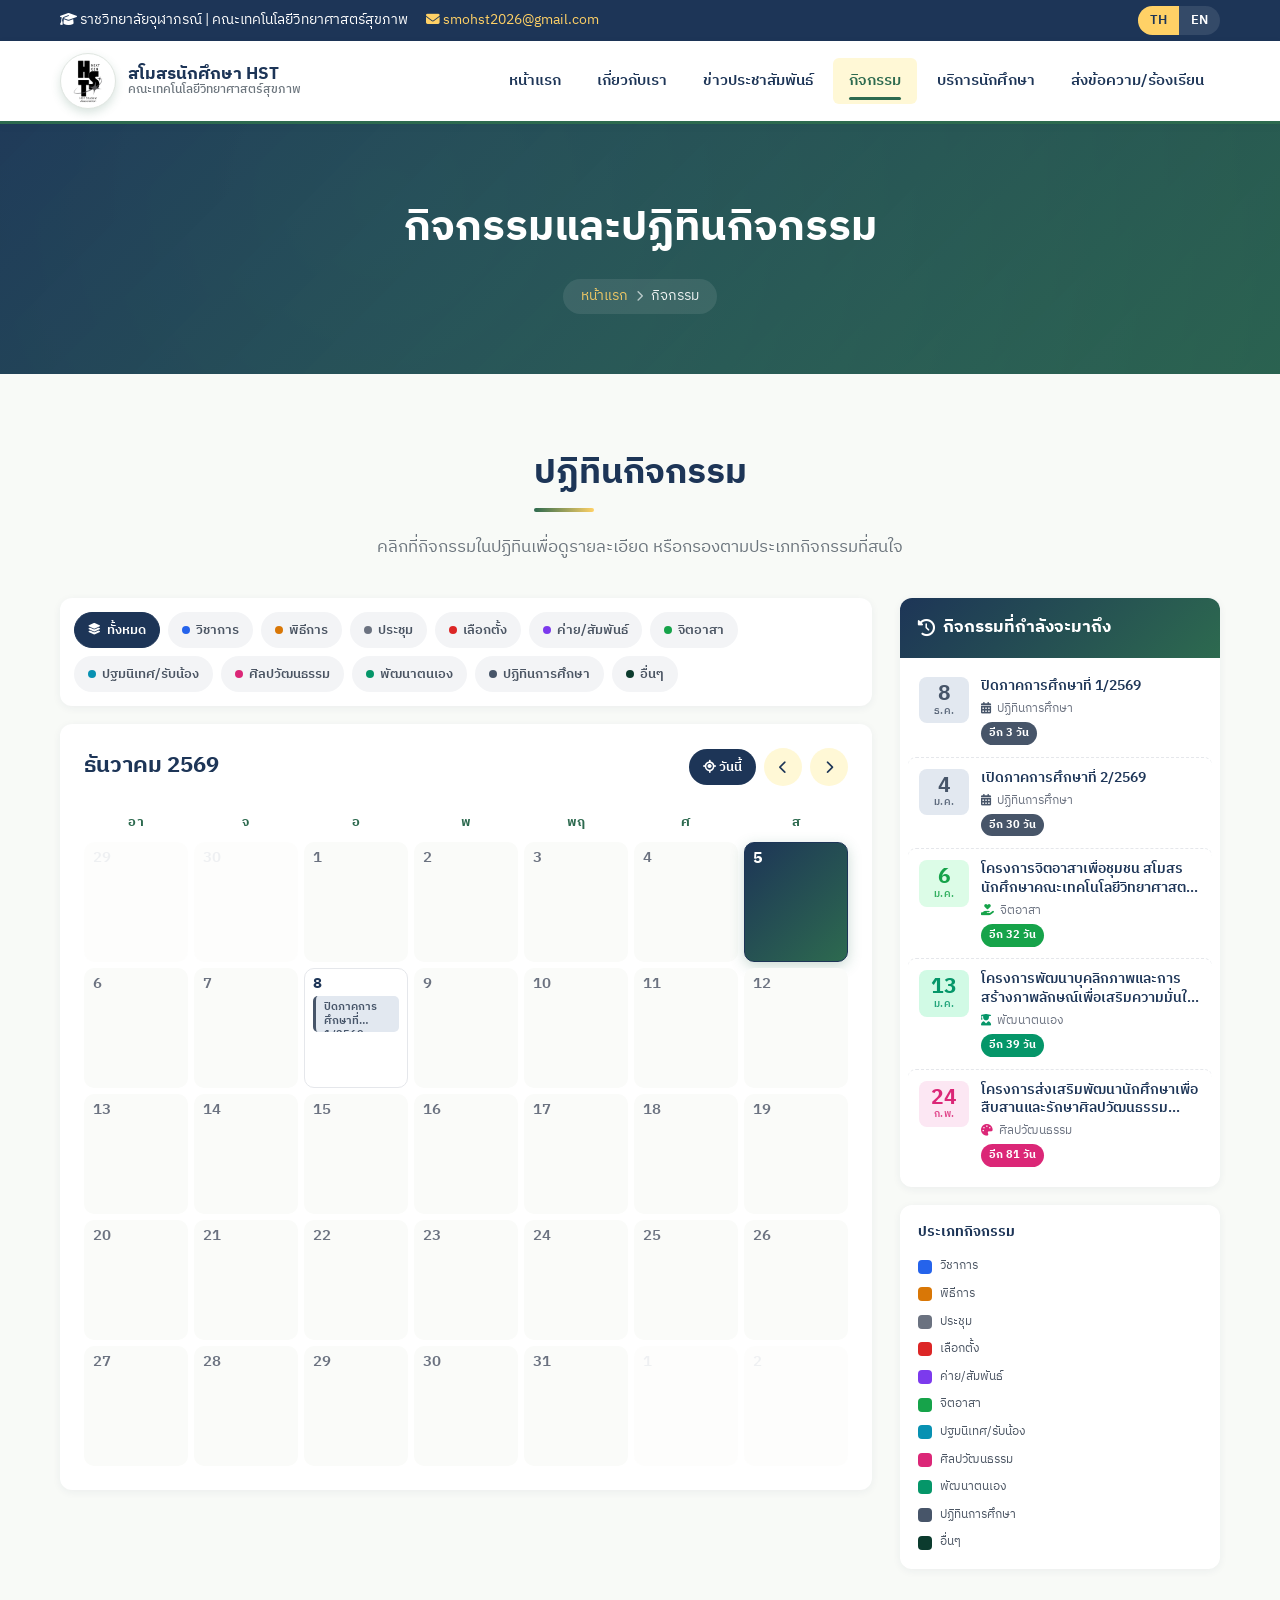
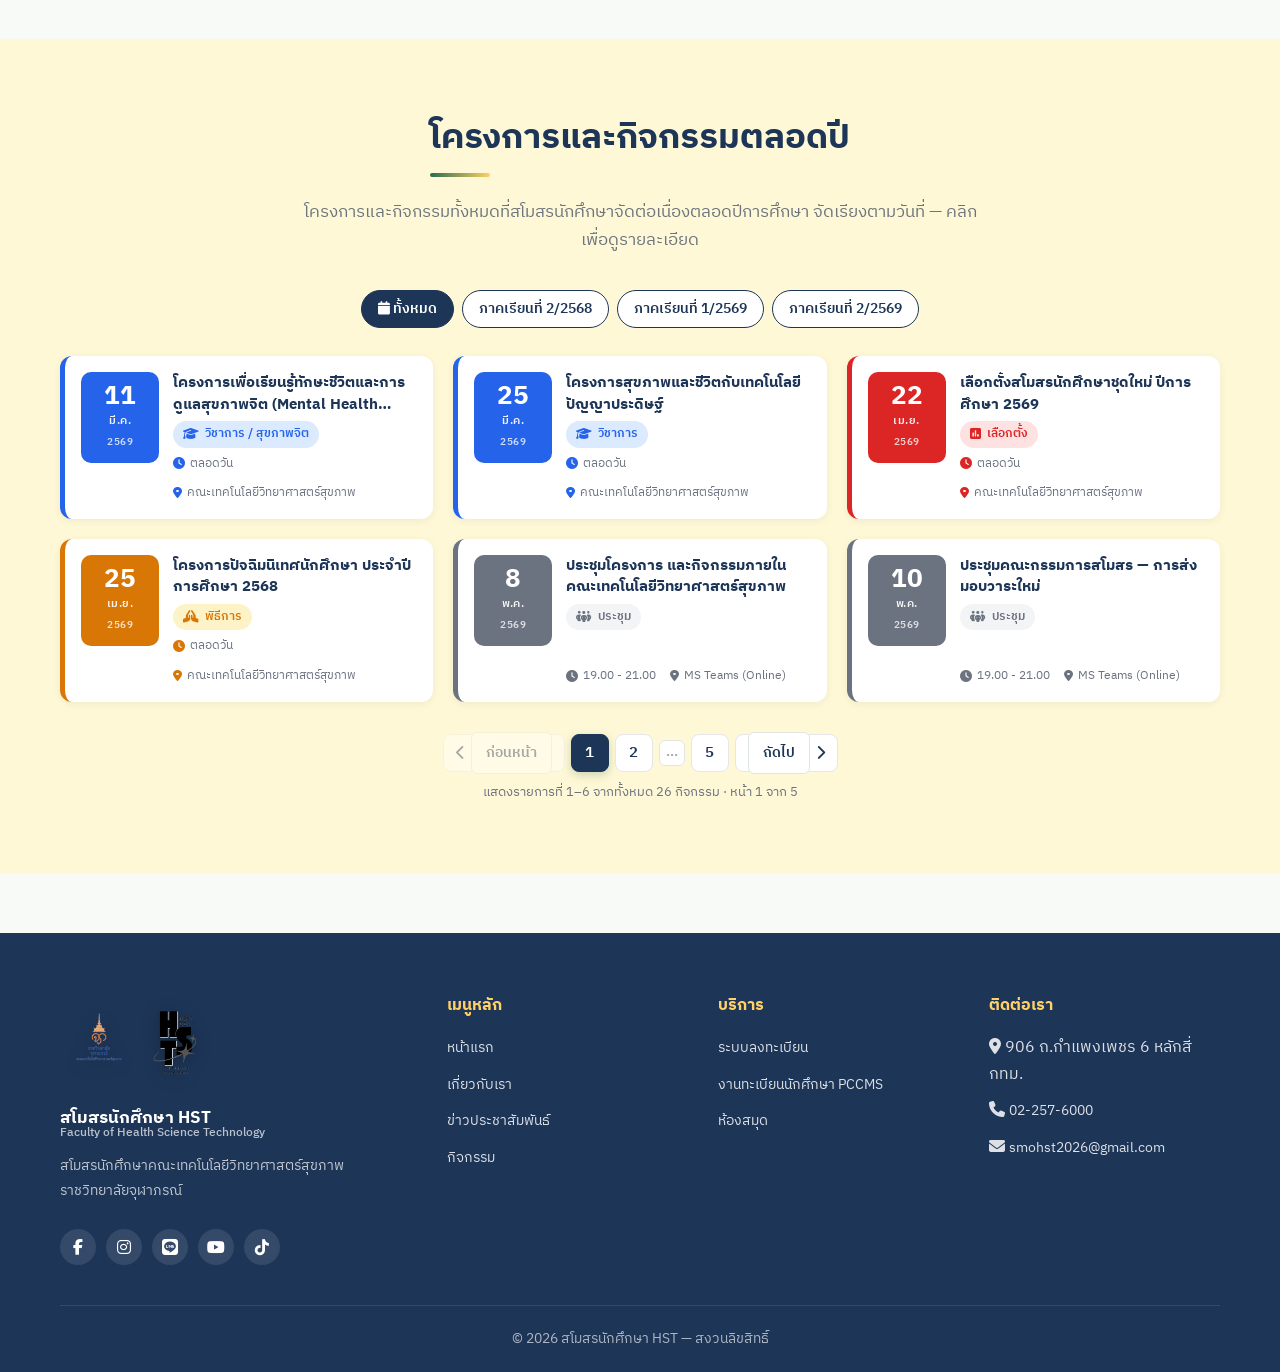
<file: activities.html>
<!DOCTYPE html>
<html lang="th" data-lang="th">
<head>
  <meta charset="UTF-8" />
  <link rel="icon" type="image/png" href="assets/logo-smo-transparent.png" /><link rel="apple-touch-icon" href="assets/logo-smo-transparent.png" />
  <meta name="viewport" content="width=device-width, initial-scale=1.0" />
  <title>กิจกรรมและปฏิทิน | สโมสรนักศึกษา HST</title>
  <meta name="description" content="ปฏิทินกิจกรรม โครงการ และอีเวนต์ตลอดปีการศึกษาของสโมสรนักศึกษา คณะเทคโนโลยีวิทยาศาสตร์สุขภาพ ราชวิทยาลัยจุฬาภรณ์ — ปฐมนิเทศ ค่ายรับน้อง กีฬาสุขภาพสัมพันธ์ และโครงการบำเพ็ญประโยชน์" />
  <meta name="keywords" content="ปฏิทินกิจกรรม, กิจกรรมสโมสร, ปฐมนิเทศ, รับน้อง, HST, ราชวิทยาลัยจุฬาภรณ์, ค่ายนักศึกษา, โครงการนักศึกษา" />
  <meta name="robots" content="index, follow" />
  <link rel="canonical" href="https://smohst69.netlify.app/activities" />
  <!-- Open Graph -->
  <meta property="og:type" content="website" />
  <meta property="og:site_name" content="สโมสรนักศึกษา HST" />
  <meta property="og:locale" content="th_TH" />
  <meta property="og:url" content="https://smohst69.netlify.app/activities" />
  <meta property="og:title" content="กิจกรรมและปฏิทินกิจกรรม — สโมสรนักศึกษา HST" />
  <meta property="og:description" content="ปฏิทินกิจกรรมและโครงการตลอดปีของสโมสรนักศึกษาคณะเทคโนโลยีวิทยาศาสตร์สุขภาพ" />
  <meta property="og:image" content="https://smohst69.netlify.app/assets/about-building.jpg" />
  <meta property="og:image:alt" content="อาคารคณะเทคโนโลยีวิทยาศาสตร์สุขภาพ ราชวิทยาลัยจุฬาภรณ์" />
  <!-- Twitter Card -->
  <meta name="twitter:card" content="summary_large_image" />
  <meta name="twitter:title" content="ปฏิทินกิจกรรม — สโมสรนักศึกษา HST" />
  <meta name="twitter:description" content="กิจกรรมและโครงการตลอดปีการศึกษา คณะเทคโนโลยีวิทยาศาสตร์สุขภาพ" />
  <meta name="twitter:image" content="https://smohst69.netlify.app/assets/about-building.jpg" />
  <link rel="stylesheet" href="https://cdnjs.cloudflare.com/ajax/libs/font-awesome/6.4.2/css/all.min.css" />
  <link rel="stylesheet" href="css/style.css?v=1779500000" />
  <style>
    /* ===================================================
       Calendar v2 — modern, color-categorized, modal + sidebar
       =================================================== */

    /* --- Layout: main + sidebar --- */
    .cal-layout {
      display: grid;
      grid-template-columns: minmax(0, 1fr) 320px;
      gap: 28px;
      align-items: start;
    }
    @media (max-width: 1024px) {
      .cal-layout { grid-template-columns: 1fr; }
    }

    /* --- Category filter chip bar --- */
    .cat-filter-bar {
      display: flex;
      flex-wrap: wrap;
      gap: 8px;
      margin-bottom: 18px;
      padding: 14px;
      background: var(--color-white);
      border-radius: var(--radius-md);
      box-shadow: var(--shadow-sm);
    }
    .cat-chip {
      display: inline-flex;
      align-items: center;
      gap: 6px;
      padding: 6px 13px;
      border-radius: 999px;
      font-size: 0.82rem;
      font-weight: 600;
      font-family: inherit;
      background: #f3f4f6;
      color: #4b5563;
      border: 1.5px solid transparent;
      cursor: pointer;
      transition: all .18s ease;
      white-space: nowrap;
    }
    .cat-chip:hover {
      transform: translateY(-1px);
      box-shadow: 0 2px 6px rgba(0,0,0,0.08);
    }
    .cat-chip .cat-dot {
      width: 8px; height: 8px; border-radius: 50%;
      background: var(--cat-color, #9ca3af);
      flex-shrink: 0;
    }
    .cat-chip.active {
      background: var(--cat-color, var(--color-primary));
      color: #fff;
      border-color: var(--cat-color, var(--color-primary));
    }
    .cat-chip.active .cat-dot { background: rgba(255,255,255,0.85); }
    .cat-chip[data-cat="all"] { background: var(--color-primary); color: #fff; }
    .cat-chip[data-cat="all"].active { background: var(--color-primary); }
    .cat-chip[data-cat="all"]:not(.active) { background: #f3f4f6; color: #4b5563; }

    /* --- Calendar card --- */
    .calendar-wrap {
      background: var(--color-white);
      padding: 24px;
      border-radius: var(--radius-md);
      box-shadow: var(--shadow-sm);
    }
    .cal-header {
      display: flex;
      justify-content: space-between;
      align-items: center;
      margin-bottom: 18px;
      gap: 12px;
    }
    .cal-header h3 {
      color: var(--color-primary);
      font-family: var(--font-display);
      font-size: 1.35rem;
      margin: 0;
    }
    .cal-header-controls {
      display: flex;
      align-items: center;
      gap: 8px;
    }
    .cal-nav-btn {
      width: 38px; height: 38px;
      border-radius: 50%;
      background: var(--color-yellow-soft);
      color: var(--color-primary);
      border: none;
      cursor: pointer;
      display: grid; place-items: center;
      transition: all .2s;
    }
    .cal-nav-btn:hover {
      background: var(--color-secondary);
      color: var(--color-white);
      transform: scale(1.05);
    }
    .cal-today-btn {
      padding: 7px 14px;
      border-radius: 999px;
      background: var(--color-primary);
      color: #fff;
      font-size: 0.82rem;
      font-weight: 600;
      border: none;
      cursor: pointer;
      transition: all .2s;
      font-family: inherit;
    }
    .cal-today-btn:hover {
      background: var(--color-secondary);
      transform: translateY(-1px);
    }

    /* --- Calendar grid --- */
    .cal-grid {
      display: grid;
      grid-template-columns: repeat(7, 1fr);
      gap: 6px;
    }
    .cal-day-name {
      text-align: center;
      font-weight: 700;
      color: var(--color-secondary);
      padding: 8px 0;
      font-size: 0.82rem;
      letter-spacing: .5px;
    }
    .cal-cell {
      min-height: 120px;
      background: #fafbf9;
      border: 1.5px solid transparent;
      border-radius: 10px;
      padding: 8px;
      color: var(--color-text);
      position: relative;
      transition: all .18s ease;
      display: flex;
      flex-direction: column;
      gap: 4px;
      overflow: hidden;
    }
    .cal-cell .day-num {
      font-size: 0.92rem;
      font-weight: 600;
      line-height: 1;
      color: #6b7280;
    }
    .cal-cell:hover:not(.muted) {
      border-color: var(--color-secondary);
      background: var(--color-white);
      transform: translateY(-2px);
      box-shadow: 0 4px 12px rgba(45,106,79,0.12);
    }
    .cal-cell.muted { opacity: 0.35; }
    .cal-cell.muted .day-num { color: #d1d5db; }

    /* Day with events */
    .cal-cell.has-event {
      background: var(--color-white);
      border-color: #e5e7eb;
    }
    .cal-cell.has-event .day-num {
      color: var(--color-primary);
      font-weight: 700;
    }

    /* Today */
    .cal-cell.today {
      background: linear-gradient(135deg, var(--color-primary), var(--color-secondary));
      border-color: var(--color-primary);
      box-shadow: 0 4px 14px rgba(45,106,79,0.25);
    }
    .cal-cell.today .day-num {
      color: #fff;
      font-weight: 800;
      font-size: 1rem;
    }
    .cal-cell.today .event-chip {
      background: rgba(255,255,255,0.92);
      backdrop-filter: blur(4px);
    }

    /* Event chip inside cell */
    .event-chip {
      font-size: 0.68rem;
      font-weight: 600;
      line-height: 1.3;
      padding: 4px 6px 4px 8px;
      border-radius: 5px;
      cursor: pointer;
      background: var(--cat-bg, #f3f4f6);
      color: var(--cat-color, var(--color-primary));
      border-left: 3px solid var(--cat-color, var(--color-secondary));
      display: -webkit-box;
      -webkit-line-clamp: 2;
      line-clamp: 2;
      -webkit-box-orient: vertical;
      overflow: hidden;
      text-overflow: ellipsis;
      transition: all .15s ease;
      position: relative;
    }
    .event-chip:hover {
      transform: translateX(2px);
      filter: brightness(0.94);
    }
    .event-chip + .event-chip { margin-top: 3px; }

    /* Hide event chips when filtered out */
    .cal-cell.filtered-out .event-chip { display: none; }
    .cal-cell.filtered-out:not(.today) {
      background: #fafbf9;
      border-color: transparent;
    }

    /* --- Sidebar: Upcoming events --- */
    .cal-sidebar {
      display: flex;
      flex-direction: column;
      gap: 18px;
      position: sticky;
      top: 100px;
    }
    @media (max-width: 1024px) {
      .cal-sidebar { position: static; }
    }
    .sidebar-card {
      background: var(--color-white);
      border-radius: var(--radius-md);
      box-shadow: var(--shadow-sm);
      overflow: hidden;
    }
    .sidebar-card__header {
      padding: 16px 18px;
      background: linear-gradient(135deg, var(--color-primary), var(--color-secondary));
      color: #fff;
    }
    .sidebar-card__header h4 {
      font-family: var(--font-display);
      font-size: 1.05rem;
      margin: 0;
      display: flex;
      align-items: center;
      gap: 8px;
    }
    .sidebar-card__body { padding: 8px; }

    .upcoming-item {
      display: flex;
      gap: 12px;
      padding: 11px;
      border-radius: 8px;
      cursor: pointer;
      transition: all .15s ease;
      align-items: flex-start;
    }
    .upcoming-item:hover { background: var(--color-yellow-soft); }
    .upcoming-item + .upcoming-item { border-top: 1px dashed #e5e7eb; }
    .upcoming-date {
      width: 50px;
      flex-shrink: 0;
      text-align: center;
      background: var(--cat-bg, #f3f4f6);
      color: var(--cat-color, var(--color-primary));
      border-radius: 8px;
      padding: 6px 4px;
      line-height: 1.1;
    }
    .upcoming-date strong {
      display: block;
      font-size: 1.3rem;
      font-weight: 800;
    }
    .upcoming-date span {
      display: block;
      font-size: 0.65rem;
      font-weight: 600;
      letter-spacing: .5px;
      text-transform: uppercase;
      opacity: 0.85;
    }
    .upcoming-info { flex: 1; min-width: 0; }
    .upcoming-info h5 {
      font-size: 0.85rem;
      font-weight: 600;
      color: var(--color-primary);
      margin: 0 0 4px;
      line-height: 1.35;
      display: -webkit-box;
      -webkit-line-clamp: 2;
      line-clamp: 2;
      -webkit-box-orient: vertical;
      overflow: hidden;
    }
    .upcoming-info .upcoming-meta {
      font-size: 0.72rem;
      color: #6b7280;
      display: flex;
      align-items: center;
      gap: 6px;
    }
    .upcoming-countdown {
      font-size: 0.7rem;
      font-weight: 700;
      color: #fff;
      background: var(--cat-color, var(--color-secondary));
      padding: 2px 8px;
      border-radius: 999px;
      display: inline-block;
      margin-top: 4px;
    }

    /* Legend card */
    .legend-card { padding: 16px 18px; }
    .legend-card h5 {
      font-size: 0.9rem;
      font-weight: 700;
      color: var(--color-primary);
      margin: 0 0 12px;
      font-family: var(--font-display);
    }
    .legend-list { display: flex; flex-direction: column; gap: 7px; }
    .legend-item {
      display: flex;
      align-items: center;
      gap: 8px;
      font-size: 0.78rem;
      color: #4b5563;
    }
    .legend-swatch {
      width: 14px; height: 14px;
      border-radius: 4px;
      background: var(--cat-color);
      flex-shrink: 0;
    }

    /* --- Event detail modal --- */
    .event-modal {
      position: fixed;
      inset: 0;
      z-index: 9999;
      display: grid;
      place-items: center;
      padding: 20px;
      opacity: 0;
      pointer-events: none;
      transition: opacity .25s ease;
    }
    .event-modal.open {
      opacity: 1;
      pointer-events: auto;
    }
    .event-modal__backdrop {
      position: absolute;
      inset: 0;
      background: rgba(12,59,46,0.55);
      backdrop-filter: blur(4px);
    }
    .event-modal__panel {
      position: relative;
      max-width: 520px;
      width: 100%;
      max-height: 90vh;
      overflow: auto;
      background: var(--color-white);
      border-radius: 16px;
      box-shadow: 0 20px 60px rgba(0,0,0,0.3);
      transform: scale(0.92);
      transition: transform .25s ease;
    }
    .event-modal.open .event-modal__panel { transform: scale(1); }
    .event-modal__hero {
      padding: 28px 28px 18px;
      background: linear-gradient(135deg, var(--cat-color, var(--color-primary)), var(--cat-color, var(--color-secondary)));
      color: #fff;
      position: relative;
    }
    .event-modal__hero .cat-label {
      display: inline-flex;
      align-items: center;
      gap: 6px;
      background: rgba(255,255,255,0.22);
      padding: 4px 12px;
      border-radius: 999px;
      font-size: 0.78rem;
      font-weight: 600;
      margin-bottom: 12px;
    }
    .event-modal__hero h2 {
      font-family: var(--font-display);
      font-size: 1.35rem;
      margin: 0;
      line-height: 1.4;
    }
    .event-modal__hero .date-big {
      display: flex;
      align-items: baseline;
      gap: 8px;
      margin-top: 14px;
      font-size: 0.95rem;
      opacity: 0.95;
    }
    .event-modal__hero .date-big strong {
      font-size: 1.6rem;
      font-weight: 800;
    }
    .event-modal__close {
      position: absolute;
      top: 12px; right: 12px;
      width: 36px; height: 36px;
      border-radius: 50%;
      background: rgba(255,255,255,0.2);
      color: #fff;
      border: none;
      cursor: pointer;
      font-size: 1.2rem;
      display: grid; place-items: center;
      transition: all .2s;
    }
    .event-modal__close:hover {
      background: rgba(255,255,255,0.35);
      transform: rotate(90deg);
    }
    .event-modal__body { padding: 22px 28px 28px; }
    .event-modal__row {
      display: flex;
      gap: 12px;
      padding: 11px 0;
      border-bottom: 1px solid #f3f4f6;
      align-items: flex-start;
    }
    .event-modal__row:last-child { border-bottom: none; }
    .event-modal__row .row-icon {
      width: 36px; height: 36px;
      border-radius: 10px;
      background: var(--cat-bg, #f3f4f6);
      color: var(--cat-color, var(--color-primary));
      display: grid; place-items: center;
      flex-shrink: 0;
    }
    .event-modal__row .row-content {
      flex: 1;
      font-size: 0.92rem;
    }
    .event-modal__row .row-content strong {
      display: block;
      font-size: 0.75rem;
      color: #6b7280;
      font-weight: 600;
      text-transform: uppercase;
      letter-spacing: .5px;
      margin-bottom: 2px;
    }
    .event-modal__actions {
      display: flex;
      gap: 10px;
      margin-top: 18px;
      flex-wrap: wrap;
    }
    .event-modal__actions .btn {
      flex: 1;
      min-width: 140px;
      justify-content: center;
    }

    /* --- Year-round activity list (auto from EVENTS) --- */
    .year-filter-bar {
      display: flex;
      flex-wrap: wrap;
      gap: 8px;
      justify-content: center;
      margin-bottom: 28px;
    }
    .year-chip {
      padding: 7px 16px;
      border-radius: 999px;
      font-size: 0.85rem;
      font-weight: 600;
      font-family: inherit;
      background: var(--color-white);
      color: var(--color-primary);
      border: 1.5px solid var(--color-primary);
      cursor: pointer;
      transition: all .18s ease;
    }
    .year-chip:hover { transform: translateY(-1px); box-shadow: 0 2px 8px rgba(45,106,79,0.15); }
    .year-chip.active {
      background: var(--color-primary);
      color: #fff;
    }

    .activity-list {
      display: grid;
      grid-template-columns: repeat(3, 1fr);
      gap: 20px;
    }
    @media (max-width: 1024px) { .activity-list { grid-template-columns: repeat(2, 1fr); } }
    @media (max-width: 640px)  { .activity-list { grid-template-columns: 1fr; } }

    .activity-card {
      display: flex;
      gap: 14px;
      background: var(--color-white);
      padding: 16px;
      border-radius: 12px;
      box-shadow: 0 2px 8px rgba(0,0,0,0.06);
      border-left: 5px solid var(--cat-color, var(--color-primary));
      cursor: pointer;
      transition: all .2s ease;
      position: relative;
      overflow: hidden;
    }
    .activity-card:hover {
      transform: translateY(-3px);
      box-shadow: 0 10px 24px rgba(0,0,0,0.10);
    }
    .activity-card::after {
      content: "";
      position: absolute;
      top: 0; right: 0; bottom: 0;
      width: 4px;
      background: var(--cat-color, var(--color-secondary));
      opacity: 0;
      transition: opacity .2s ease;
    }
    .activity-card:hover::after { opacity: 0.7; }

    .activity-date {
      flex-shrink: 0;
      width: 78px;
      background: var(--cat-color, var(--color-primary));
      color: #fff;
      border-radius: 10px;
      text-align: center;
      padding: 12px 6px;
      display: flex;
      flex-direction: column;
      justify-content: center;
      gap: 2px;
    }
    .activity-date strong {
      font-size: 1.6rem;
      font-weight: 800;
      line-height: 1;
      font-family: var(--font-display);
    }
    .activity-date span {
      font-size: 0.7rem;
      font-weight: 600;
      letter-spacing: .5px;
      text-transform: uppercase;
      opacity: 0.92;
    }
    .activity-date .year-tag {
      font-size: 0.62rem;
      opacity: 0.78;
      margin-top: 2px;
    }

    .activity-info {
      flex: 1;
      min-width: 0;
      display: flex;
      flex-direction: column;
      gap: 6px;
    }
    .activity-info h3 {
      font-size: 0.95rem;
      font-weight: 700;
      color: var(--color-primary);
      line-height: 1.4;
      margin: 0;
      font-family: var(--font-display);
      display: -webkit-box;
      -webkit-line-clamp: 2;
      line-clamp: 2;
      -webkit-box-orient: vertical;
      overflow: hidden;
    }
    .activity-cat-line {
      display: inline-flex;
      align-items: center;
      gap: 6px;
      font-size: 0.78rem;
      font-weight: 600;
      color: var(--cat-color, var(--color-secondary));
      background: var(--cat-bg, #f3f4f6);
      padding: 3px 10px;
      border-radius: 999px;
      align-self: flex-start;
      max-width: 100%;
    }
    .activity-meta {
      display: flex;
      flex-wrap: wrap;
      gap: 10px 14px;
      font-size: 0.75rem;
      color: #6b7280;
      margin-top: auto;
    }
    .activity-meta span {
      display: inline-flex;
      align-items: center;
      gap: 5px;
      max-width: 100%;
    }
    .activity-meta span i { color: var(--cat-color, var(--color-secondary)); }
    .activity-meta-truncate {
      white-space: nowrap;
      overflow: hidden;
      text-overflow: ellipsis;
      max-width: 180px;
    }

    .activities-empty {
      grid-column: 1 / -1;
      text-align: center;
      padding: 40px 20px;
      color: #9ca3af;
      font-size: 0.95rem;
    }

    /* --- Pagination --- */
    .pagination {
      display: flex;
      justify-content: center;
      align-items: center;
      gap: 6px;
      margin-top: 32px;
      flex-wrap: wrap;
    }
    .pagination button {
      min-width: 38px;
      height: 38px;
      padding: 0 12px;
      border-radius: 8px;
      background: var(--color-white);
      color: var(--color-primary);
      border: 1.5px solid #e5e7eb;
      font-family: inherit;
      font-size: 0.92rem;
      font-weight: 600;
      cursor: pointer;
      transition: all .18s ease;
      display: inline-flex;
      align-items: center;
      justify-content: center;
      gap: 6px;
    }
    .pagination button:hover:not(:disabled):not(.active) {
      background: var(--color-yellow-soft);
      border-color: var(--color-secondary);
      transform: translateY(-1px);
    }
    .pagination button.active {
      background: var(--color-primary);
      color: #fff;
      border-color: var(--color-primary);
      box-shadow: 0 3px 10px rgba(45,106,79,0.25);
    }
    .pagination button:disabled {
      opacity: 0.4;
      cursor: not-allowed;
    }
    .pagination .page-ellipsis {
      padding: 0 6px;
      color: #9ca3af;
      font-weight: 600;
    }
    .pagination-info {
      width: 100%;
      text-align: center;
      font-size: 0.8rem;
      color: #6b7280;
      margin-top: 4px;
      order: 99;
    }
    @media (max-width: 480px) {
      .pagination button { min-width: 34px; height: 34px; font-size: 0.82rem; padding: 0 8px; }
      .pagination button .page-label { display: none; }
    }

    /* --- Responsive --- */
    @media (max-width: 768px) {
      .cal-cell { min-height: 86px; padding: 5px; }
      .cal-cell .day-num { font-size: 0.78rem; }
      .event-chip { font-size: 0.58rem; padding: 2px 4px; -webkit-line-clamp: 1; line-clamp: 1; }
      .cal-day-name { font-size: 0.72rem; padding: 5px 0; }
      .calendar-wrap { padding: 16px; }
      .cal-header h3 { font-size: 1.1rem; }
      .cat-filter-bar { padding: 10px; gap: 6px; }
      .cat-chip { font-size: 0.72rem; padding: 5px 10px; }
      .event-modal__hero h2 { font-size: 1.1rem; }
    }
    @media (max-width: 480px) {
      .cal-cell { min-height: 64px; }
      .cal-cell .event-chip {
        display: block;
        font-size: 0;
        height: 4px;
        padding: 0;
        margin-top: 2px;
        border-left: none;
        border-radius: 2px;
        background: var(--cat-color, var(--color-secondary));
      }
      .event-chip + .event-chip { margin-top: 2px; }
      .cal-today-btn { padding: 5px 10px; font-size: 0.72rem; }
    }
  </style>
</head>
<body>

  <div class="topbar">
    <div class="container topbar-inner">
      <div class="topbar-links">
        <span class="th"><i class="fa-solid fa-graduation-cap"></i> ราชวิทยาลัยจุฬาภรณ์ | คณะเทคโนโลยีวิทยาศาสตร์สุขภาพ</span>
        <span class="en"><i class="fa-solid fa-graduation-cap"></i> Chulabhorn Royal Academy | Faculty of Health Science Technology</span>
        <a href="mailto:smohst2026@gmail.com"><i class="fa-solid fa-envelope"></i> smohst2026@gmail.com</a>
      </div>
      <div class="lang-toggle">
        <button data-lang-btn="th" class="active">TH</button>
        <button data-lang-btn="en">EN</button>
      </div>
    </div>
  </div>

  <header class="site-header">
    <div class="container nav-wrap">
      <a href="index.html" class="logo">
        <img src="assets/logo-smo-transparent.png" alt="SMO Logo" class="logo-mark" />
        <span class="logo-text">
          <strong class="th">สโมสรนักศึกษา HST</strong>
          <strong class="en">HST Student Association</strong>
          <small class="th">คณะเทคโนโลยีวิทยาศาสตร์สุขภาพ</small>
          <small class="en">Faculty of Health Science Technology</small>
        </span>
      </a>
      <nav class="main-nav" id="mainNav">
        <a href="index.html"><span class="th">หน้าแรก</span><span class="en">Home</span></a>
        <a href="about.html"><span class="th">เกี่ยวกับเรา</span><span class="en">About</span></a>
        <a href="https://hst.cra.ac.th/" target="_blank" rel="noopener"><span class="th">ข่าวประชาสัมพันธ์</span><span class="en">News</span></a>
        <a href="activities.html" class="active"><span class="th">กิจกรรม</span><span class="en">Activities</span></a>
        <a href="services.html"><span class="th">บริการนักศึกษา</span><span class="en">Services</span></a>
        <a href="contact.html"><span class="th">ส่งข้อความ/ร้องเรียน</span><span class="en">Contact / Report</span></a>
      </nav>
      <button class="menu-toggle" id="menuToggle"><i class="fa-solid fa-bars"></i></button>
    </div>
  </header>

  <section class="page-banner">
    <div class="container">
      <h1 class="th">กิจกรรมและปฏิทินกิจกรรม</h1>
      <h1 class="en">Activities &amp; Calendar</h1>
      <div class="breadcrumb">
        <a href="index.html"><span class="th">หน้าแรก</span><span class="en">Home</span></a>
        <i class="fa-solid fa-chevron-right" style="font-size:0.7rem;opacity:.7"></i>
        <span class="th">กิจกรรม</span><span class="en">Activities</span>
      </div>
    </div>
  </section>

  <!-- CALENDAR -->
  <section class="section">
    <div class="container">
      <div class="text-center mb-3">
        <h2 class="section-title th" style="display:inline-block;">ปฏิทินกิจกรรม</h2>
        <h2 class="section-title en" style="display:inline-block;">Activity Calendar</h2>
      </div>
      <p class="section-subtitle text-center th" style="max-width:640px;margin:22px auto 36px;">คลิกที่กิจกรรมในปฏิทินเพื่อดูรายละเอียด หรือกรองตามประเภทกิจกรรมที่สนใจ</p>
      <p class="section-subtitle text-center en" style="max-width:640px;margin:22px auto 36px;">Click any event in the calendar to see details, or filter by category</p>

      <div class="cal-layout">

        <!-- ==== Main column: filter + calendar ==== -->
        <div class="cal-main">

          <!-- Category filter chips (rendered by JS) -->
          <div class="cat-filter-bar" id="catFilterBar"></div>

          <!-- Calendar card -->
          <div class="calendar-wrap">
            <div class="cal-header">
              <h3 id="calLabel">พฤษภาคม 2569</h3>
              <div class="cal-header-controls">
                <button class="cal-today-btn" id="todayBtn" title="กลับไปยังวันนี้">
                  <i class="fa-solid fa-location-crosshairs"></i>
                  <span class="th">วันนี้</span>
                  <span class="en">Today</span>
                </button>
                <button class="cal-nav-btn" id="prevMonth" aria-label="Previous"><i class="fa-solid fa-chevron-left"></i></button>
                <button class="cal-nav-btn" id="nextMonth" aria-label="Next"><i class="fa-solid fa-chevron-right"></i></button>
              </div>
            </div>
            <div class="cal-grid">
              <div class="cal-day-name"><span class="th">อา</span><span class="en">Sun</span></div>
              <div class="cal-day-name"><span class="th">จ</span><span class="en">Mon</span></div>
              <div class="cal-day-name"><span class="th">อ</span><span class="en">Tue</span></div>
              <div class="cal-day-name"><span class="th">พ</span><span class="en">Wed</span></div>
              <div class="cal-day-name"><span class="th">พฤ</span><span class="en">Thu</span></div>
              <div class="cal-day-name"><span class="th">ศ</span><span class="en">Fri</span></div>
              <div class="cal-day-name"><span class="th">ส</span><span class="en">Sat</span></div>
            </div>
            <div class="cal-grid" id="calGrid"></div>
          </div>

        </div>

        <!-- ==== Sidebar: upcoming events + legend ==== -->
        <aside class="cal-sidebar">

          <div class="sidebar-card">
            <div class="sidebar-card__header">
              <h4>
                <i class="fa-solid fa-clock-rotate-left"></i>
                <span class="th">กิจกรรมที่กำลังจะมาถึง</span>
                <span class="en">Upcoming Events</span>
              </h4>
            </div>
            <div class="sidebar-card__body" id="upcomingList">
              <!-- rendered by JS -->
            </div>
          </div>

          <div class="sidebar-card legend-card">
            <h5>
              <span class="th">ประเภทกิจกรรม</span>
              <span class="en">Event Categories</span>
            </h5>
            <div class="legend-list" id="legendList">
              <!-- rendered by JS -->
            </div>
          </div>

        </aside>

      </div>
    </div>
  </section>

  <!-- ==== EVENT DETAIL MODAL ==== -->
  <div class="event-modal" id="eventModal" aria-hidden="true" role="dialog">
    <div class="event-modal__backdrop" data-close-modal></div>
    <div class="event-modal__panel" role="document">
      <button class="event-modal__close" data-close-modal aria-label="Close">
        <i class="fa-solid fa-xmark"></i>
      </button>
      <div id="eventModalContent"></div>
    </div>
  </div>

  <!-- ACTIVITIES LIST — auto-generated from calendar.js EVENTS -->
  <section class="section" style="background: var(--color-yellow-soft);">
    <div class="container">
      <div class="text-center mb-3">
        <h2 class="section-title th" style="display:inline-block;">โครงการและกิจกรรมตลอดปี</h2>
        <h2 class="section-title en" style="display:inline-block;">Year-Round Activities</h2>
      </div>
      <p class="section-subtitle text-center th" style="max-width:680px;margin:22px auto 36px;">โครงการและกิจกรรมทั้งหมดที่สโมสรนักศึกษาจัดต่อเนื่องตลอดปีการศึกษา จัดเรียงตามวันที่ — คลิกเพื่อดูรายละเอียด</p>
      <p class="section-subtitle text-center en" style="max-width:680px;margin:22px auto 36px;">All activities scheduled by the Student Association — sorted chronologically. Click any card for details.</p>

      <!-- Year filter chips (rendered by JS) -->
      <div class="year-filter-bar" id="yearFilterBar"></div>

      <div class="activity-list" id="yearActivities">
        <!-- rendered by calendar.js — uses EVENTS data + category colors -->
      </div>

      <!-- Pagination (rendered by JS) -->
      <nav class="pagination" id="activityPagination" aria-label="Activity pages"></nav>
    </div>
  </section>

  <footer class="site-footer">
    <div class="container">
      <div class="footer-grid">
        <div class="footer-brand">
                  <div class="footer-logos">
          <img src="assets/faculty-logo-transparent.png" alt="ตราคณะเทคโนโลยีวิทยาศาสตร์สุขภาพ" class="footer-faculty-logo" />
          <img src="assets/logo-smo-transparent.png" alt="โลโก้ SMO" class="footer-smo-logo" />
        </div>
        <div class="logo">
          <span class="logo-text">
              <strong>สโมสรนักศึกษา HST</strong>
              <small>Faculty of Health Science Technology</small>
            </span>
          </div>
          <p class="th">สโมสรนักศึกษาคณะเทคโนโลยีวิทยาศาสตร์สุขภาพ<br>ราชวิทยาลัยจุฬาภรณ์</p>
          <p class="en">HST Student Association, Chulabhorn Royal Academy</p>
          <div class="footer-social">
            <a href="#"><i class="fa-brands fa-facebook-f"></i></a>
            <a href="#"><i class="fa-brands fa-instagram"></i></a>
            <a href="#"><i class="fa-brands fa-line"></i></a>
            <a href="#"><i class="fa-brands fa-youtube"></i></a>
            <a href="#"><i class="fa-brands fa-tiktok"></i></a>
          </div>
        </div>
        <div class="footer-col">
          <h4 class="th">เมนูหลัก</h4>
          <h4 class="en">Main Menu</h4>
          <ul>
            <li><a href="index.html"><span class="th">หน้าแรก</span><span class="en">Home</span></a></li>
            <li><a href="about.html"><span class="th">เกี่ยวกับเรา</span><span class="en">About</span></a></li>
            <li><a href="https://hst.cra.ac.th/" target="_blank" rel="noopener"><span class="th">ข่าวประชาสัมพันธ์</span><span class="en">News</span></a></li>
            <li><a href="activities.html"><span class="th">กิจกรรม</span><span class="en">Activities</span></a></li>
          </ul>
        </div>
        <div class="footer-col">
          <h4 class="th">บริการ</h4>
          <h4 class="en">Services</h4>
          <ul>
            <li><a href="services.html#registration"><span class="th">ระบบลงทะเบียน</span><span class="en">Registration</span></a></li>
            <li><a href="services.html#elearning">งานทะเบียนนักศึกษา PCCMS</a></li>
            <li><a href="services.html#library"><span class="th">ห้องสมุด</span><span class="en">Library</span></a></li>          </ul>
        </div>
        <div class="footer-col">
          <h4 class="th">ติดต่อเรา</h4>
          <h4 class="en">Contact</h4>
          <ul>
            <li><i class="fa-solid fa-location-dot"></i>
              <span class="th"> 906 ถ.กำแพงเพชร 6 หลักสี่ กทม.</span>
              <span class="en"> 906 Kamphaeng Phet 6, Bangkok</span>
            </li>
            <li><i class="fa-solid fa-phone"></i> <a href="tel:022576000">02-257-6000</a></li>
            <li><i class="fa-solid fa-envelope"></i> <a href="mailto:smohst2026@gmail.com">smohst2026@gmail.com</a></li>
          </ul>
        </div>
      </div>
      <div class="footer-bottom">
        <span class="th">© 2026 สโมสรนักศึกษา HST — สงวนลิขสิทธิ์</span>
        <span class="en">© 2026 HST Student Association — All rights reserved</span>
      </div>
    </div>
  </footer>

  <script src="js/main.js?v=1779500000"></script>
  <script src="js/calendar.js?v=1779500000"></script>
</body>
</html>
</file>
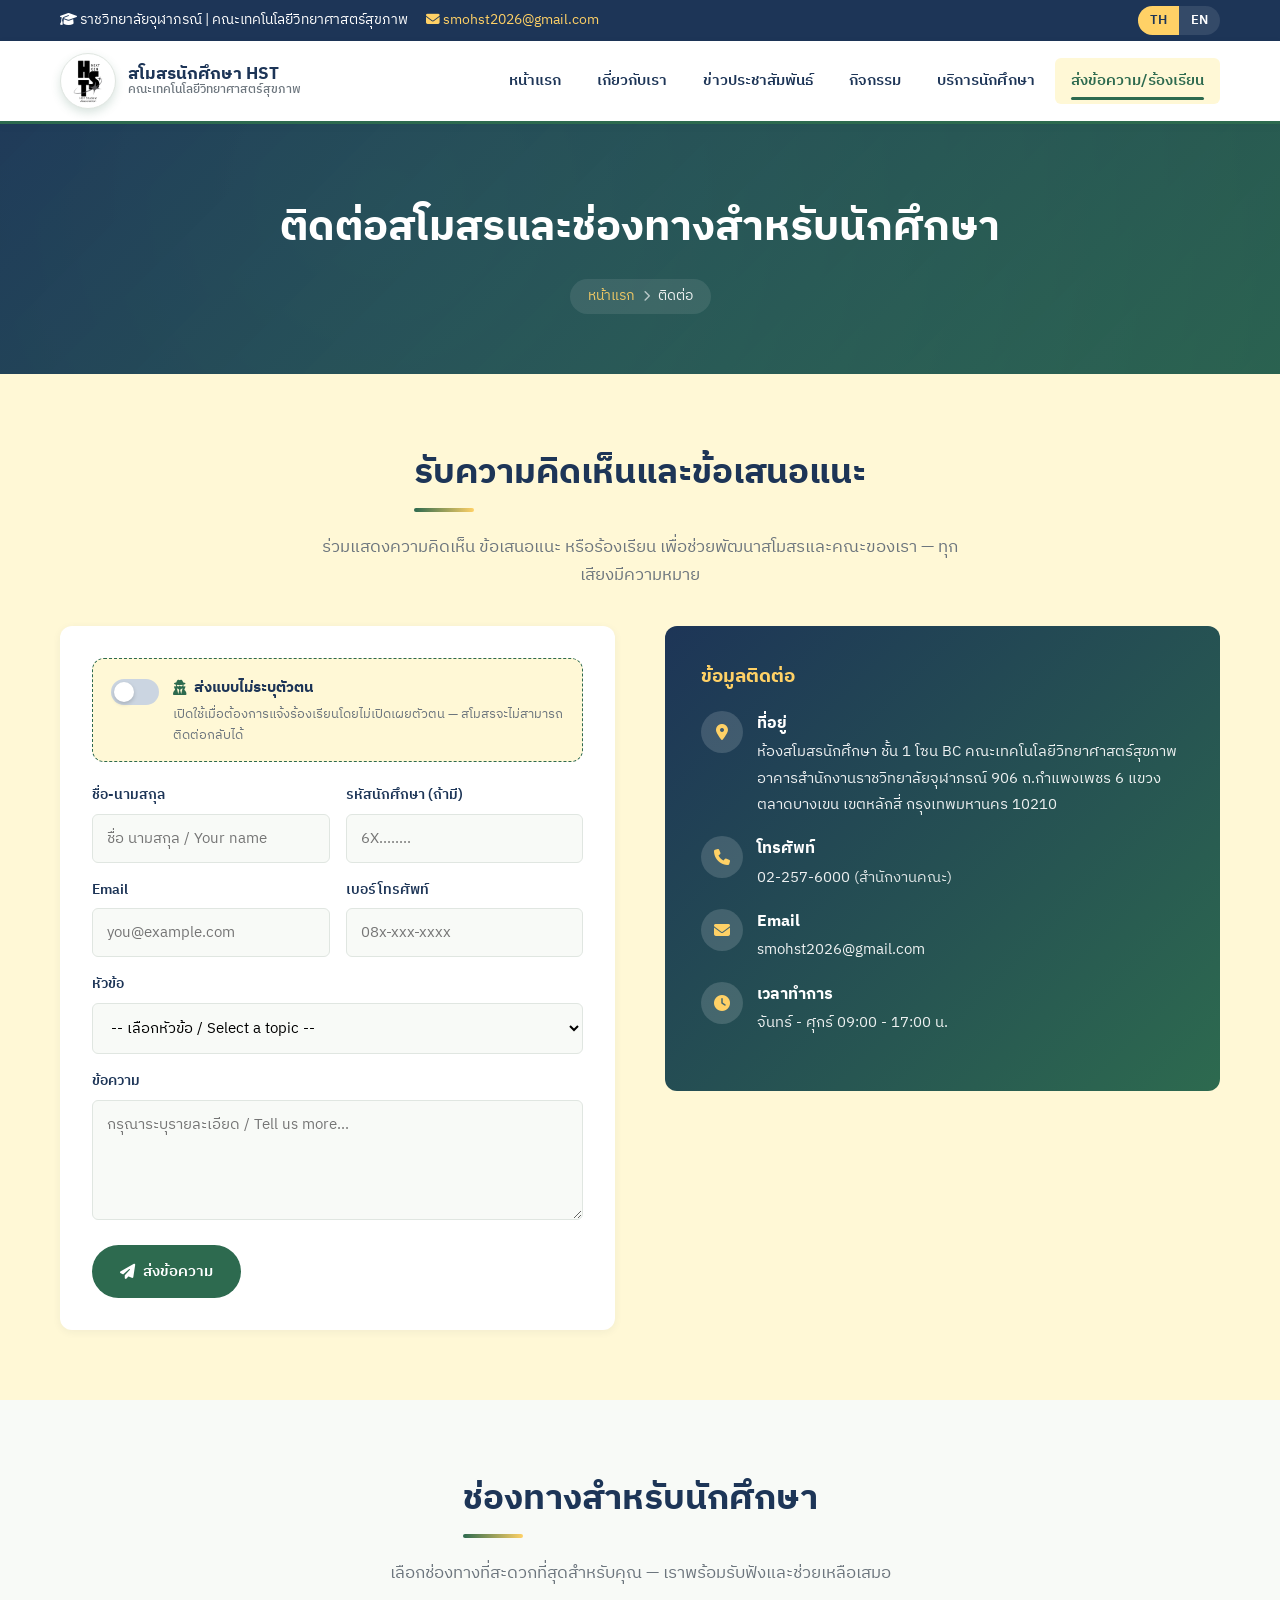
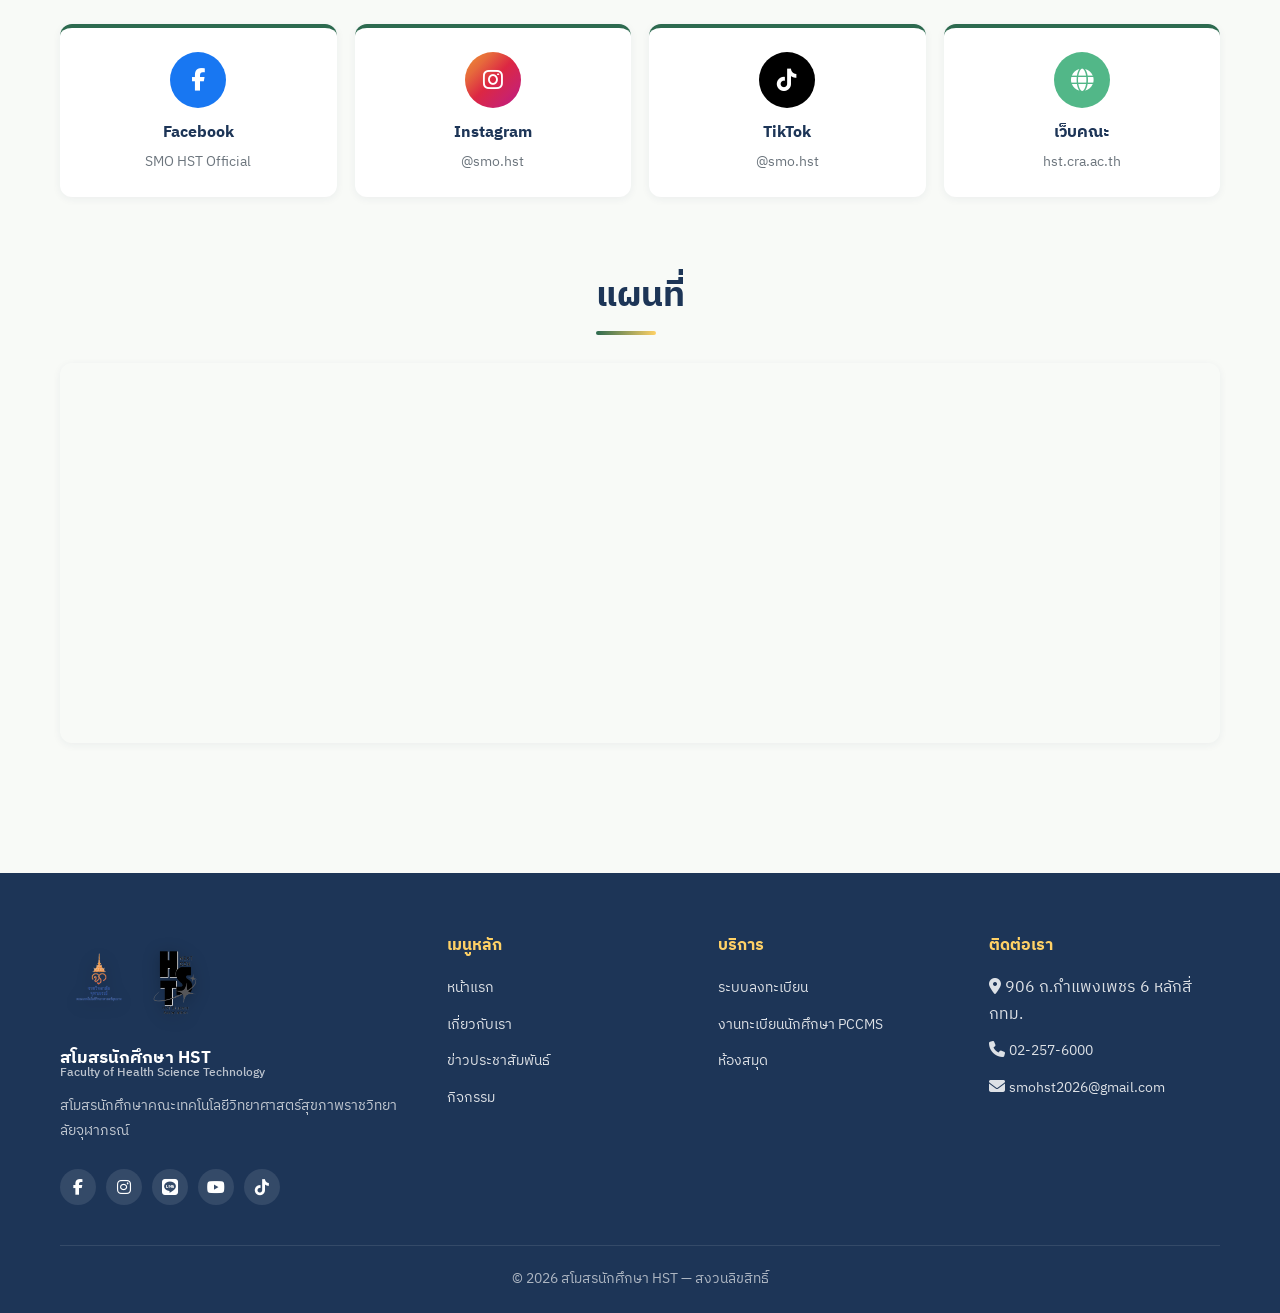
<file: contact.html>
<!DOCTYPE html>
<html lang="th" data-lang="th">
<head>
  <meta charset="UTF-8" />
  <link rel="icon" type="image/png" href="assets/logo-smo-transparent.png" /><link rel="apple-touch-icon" href="assets/logo-smo-transparent.png" />
  <meta name="viewport" content="width=device-width, initial-scale=1.0" />
  <title>ติดต่อสโมสร | สโมสรนักศึกษา HST</title>
  <meta name="description" content="ส่งความคิดเห็น ข้อเสนอแนะ หรือร้องเรียนถึงสโมสรนักศึกษา HST ราชวิทยาลัยจุฬาภรณ์ พร้อมโหมดส่งไม่ระบุตัวตน และช่องทางติดต่อ Facebook / Instagram / TikTok" />
  <meta name="keywords" content="ติดต่อสโมสร, ร้องเรียน, ข้อเสนอแนะ, HST, ราชวิทยาลัยจุฬาภรณ์, ส่งข้อความ, ไม่ระบุตัวตน" />
  <meta name="robots" content="index, follow" />
  <link rel="canonical" href="https://smohst69.netlify.app/contact" />
  <!-- Open Graph -->
  <meta property="og:type" content="website" />
  <meta property="og:site_name" content="สโมสรนักศึกษา HST" />
  <meta property="og:locale" content="th_TH" />
  <meta property="og:url" content="https://smohst69.netlify.app/contact" />
  <meta property="og:title" content="ส่งความคิดเห็น/ร้องเรียน — สโมสรนักศึกษา HST" />
  <meta property="og:description" content="รับความคิดเห็นและข้อเสนอแนะจากนักศึกษา พร้อมโหมดไม่ระบุตัวตน" />
  <meta property="og:image" content="https://smohst69.netlify.app/assets/about-building.jpg" />
  <meta property="og:image:alt" content="อาคารคณะเทคโนโลยีวิทยาศาสตร์สุขภาพ ราชวิทยาลัยจุฬาภรณ์" />
  <!-- Twitter Card -->
  <meta name="twitter:card" content="summary_large_image" />
  <meta name="twitter:title" content="ติดต่อสโมสร — สโมสรนักศึกษา HST" />
  <meta name="twitter:description" content="รับความคิดเห็น ข้อเสนอแนะ และร้องเรียนจากนักศึกษา" />
  <meta name="twitter:image" content="https://smohst69.netlify.app/assets/about-building.jpg" />
  <link rel="stylesheet" href="https://cdnjs.cloudflare.com/ajax/libs/font-awesome/6.4.2/css/all.min.css" />
  <link rel="stylesheet" href="css/style.css?v=1779500000" />
</head>
<body>

  <div class="topbar">
    <div class="container topbar-inner">
      <div class="topbar-links">
        <span class="th"><i class="fa-solid fa-graduation-cap"></i> ราชวิทยาลัยจุฬาภรณ์ | คณะเทคโนโลยีวิทยาศาสตร์สุขภาพ</span>
        <span class="en"><i class="fa-solid fa-graduation-cap"></i> Chulabhorn Royal Academy | Faculty of Health Science Technology</span>
        <a href="mailto:smohst2026@gmail.com"><i class="fa-solid fa-envelope"></i> smohst2026@gmail.com</a>
      </div>
      <div class="lang-toggle">
        <button data-lang-btn="th" class="active">TH</button>
        <button data-lang-btn="en">EN</button>
      </div>
    </div>
  </div>

  <header class="site-header">
    <div class="container nav-wrap">
      <a href="index.html" class="logo">
        <img src="assets/logo-smo-transparent.png" alt="SMO Logo" class="logo-mark" />
        <span class="logo-text">
          <strong class="th">สโมสรนักศึกษา HST</strong>
          <strong class="en">HST Student Association</strong>
          <small class="th">คณะเทคโนโลยีวิทยาศาสตร์สุขภาพ</small>
          <small class="en">Faculty of Health Science Technology</small>
        </span>
      </a>
      <nav class="main-nav" id="mainNav">
        <a href="index.html"><span class="th">หน้าแรก</span><span class="en">Home</span></a>
        <a href="about.html"><span class="th">เกี่ยวกับเรา</span><span class="en">About</span></a>
        <a href="https://hst.cra.ac.th/" target="_blank" rel="noopener"><span class="th">ข่าวประชาสัมพันธ์</span><span class="en">News</span></a>
        <a href="activities.html"><span class="th">กิจกรรม</span><span class="en">Activities</span></a>
        <a href="services.html"><span class="th">บริการนักศึกษา</span><span class="en">Services</span></a>
        <a href="contact.html" class="active"><span class="th">ส่งข้อความ/ร้องเรียน</span><span class="en">Contact / Report</span></a>
      </nav>
      <button class="menu-toggle" id="menuToggle"><i class="fa-solid fa-bars"></i></button>
    </div>
  </header>

  <section class="page-banner">
    <div class="container">
      <h1 class="th">ติดต่อสโมสรและช่องทางสำหรับนักศึกษา</h1>
      <h1 class="en">Contact &amp; Student Channels</h1>
      <div class="breadcrumb">
        <a href="index.html"><span class="th">หน้าแรก</span><span class="en">Home</span></a>
        <i class="fa-solid fa-chevron-right" style="font-size:0.7rem;opacity:.7"></i>
        <span class="th">ติดต่อ</span><span class="en">Contact</span>
      </div>
    </div>
  </section>

  <!-- CONTACT FORM -->
  <section class="section" style="background: var(--color-yellow-soft);">
    <div class="container">
      <div class="text-center mb-3">
        <h2 class="section-title th" style="display:inline-block;">รับความคิดเห็นและข้อเสนอแนะ</h2>
        <h2 class="section-title en" style="display:inline-block;">Feedback &amp; Suggestions</h2>
      </div>
      <p class="section-subtitle text-center th" style="max-width:640px;margin: 22px auto 36px;">ร่วมแสดงความคิดเห็น ข้อเสนอแนะ หรือร้องเรียน เพื่อช่วยพัฒนาสโมสรและคณะของเรา — ทุกเสียงมีความหมาย</p>
      <p class="section-subtitle text-center en" style="max-width:640px;margin: 22px auto 36px;">Share your comments, suggestions, or concerns to help us improve — every voice matters</p>

      <div class="contact-grid">
        <form class="contact-form" id="contactForm" novalidate>

          <!-- ===== Anonymous Mode Toggle ===== -->
          <div class="anonymous-toggle" id="anonymousToggleWrap">
            <label class="toggle-switch" for="anonymousToggle">
              <input type="checkbox" id="anonymousToggle" name="anonymous" />
              <span class="toggle-slider"></span>
            </label>
            <div class="toggle-info">
              <strong>
                <i class="fa-solid fa-user-secret"></i>
                <span class="th">ส่งแบบไม่ระบุตัวตน</span>
                <span class="en">Send Anonymously</span>
              </strong>
              <small class="th">เปิดใช้เมื่อต้องการแจ้งร้องเรียนโดยไม่เปิดเผยตัวตน — สโมสรจะไม่สามารถติดต่อกลับได้</small>
              <small class="en">Enable this for confidential reports — note: we won't be able to follow up with you</small>
            </div>
          </div>

          <div class="form-row" data-anon-hide>
            <div class="form-group">
              <label class="th">ชื่อ-นามสกุล</label>
              <label class="en">Full Name</label>
              <input type="text" name="name" required placeholder="ชื่อ นามสกุล / Your name" />
            </div>
            <div class="form-group">
              <label class="th">รหัสนักศึกษา (ถ้ามี)</label>
              <label class="en">Student ID (optional)</label>
              <input type="text" name="studentId" placeholder="6X........" />
            </div>
          </div>
          <div class="form-row" data-anon-hide>
            <div class="form-group">
              <label>Email</label>
              <input type="email" name="email" required placeholder="you@example.com" />
            </div>
            <div class="form-group">
              <label class="th">เบอร์โทรศัพท์</label>
              <label class="en">Phone</label>
              <input type="tel" name="phone" placeholder="08x-xxx-xxxx" />
            </div>
          </div>
          <div class="form-group">
            <label class="th">หัวข้อ</label>
            <label class="en">Subject</label>
            <select name="subject" required>
              <option value="">-- เลือกหัวข้อ / Select a topic --</option>
              <option value="academic">ปัญหาด้านวิชาการ / Academic</option>
              <option value="welfare">ปัญหาสวัสดิการนักศึกษา / Welfare</option>
              <option value="suggestion">สิ่งที่อยากให้มีในคณะ / Suggestions</option>
              <option value="activity">เสนอกิจกรรม / Activity</option>
              <option value="complaint">ร้องเรียน / Complaint</option>
              <option value="other">อื่นๆ / Other</option>
            </select>
          </div>
          <div class="form-group">
            <label class="th">ข้อความ</label>
            <label class="en">Message</label>
            <textarea name="message" required placeholder="กรุณาระบุรายละเอียด / Tell us more..."></textarea>
          </div>
          <!-- Honeypot anti-spam field (must stay empty, hidden from real users) -->
          <div style="position:absolute;left:-9999px;top:auto;width:1px;height:1px;overflow:hidden;" aria-hidden="true">
            <label>Website (leave blank)</label>
            <input type="text" name="website" tabindex="-1" autocomplete="off" />
          </div>

          <div id="formStatus" class="form-status" role="status" aria-live="polite" style="display:none;"></div>

          <button type="submit" class="btn btn-solid" id="formSubmitBtn">
            <i class="fa-solid fa-paper-plane"></i>
            <span class="th btn-label-default">ส่งข้อความ</span>
            <span class="en btn-label-default">Send Message</span>
            <span class="btn-label-loading" style="display:none;">
              <i class="fa-solid fa-spinner fa-spin"></i>
              <span class="th">กำลังส่ง...</span>
              <span class="en">Sending...</span>
            </span>
          </button>
        </form>

        <div class="contact-info">
          <h3 class="th">ข้อมูลติดต่อ</h3>
          <h3 class="en">Contact Information</h3>
          <div class="contact-item">
            <div class="ico"><i class="fa-solid fa-location-dot"></i></div>
            <div>
              <strong class="th">ที่อยู่</strong>
              <strong class="en">Address</strong>
              <span class="th">ห้องสโมสรนักศึกษา ชั้น 1 โซน BC คณะเทคโนโลยีวิทยาศาสตร์สุขภาพ อาคารสำนักงานราชวิทยาลัยจุฬาภรณ์ 906 ถ.กำแพงเพชร 6 แขวงตลาดบางเขน เขตหลักสี่ กรุงเทพมหานคร 10210</span>
              <span class="en">Student Association Office, 2nd Floor, Faculty of Health Science Technology, Chulabhorn Royal Academy, 906 Kamphaeng Phet 6 Rd., Talat Bang Khen, Lak Si, Bangkok 10210</span>
            </div>
          </div>
          <div class="contact-item">
            <div class="ico"><i class="fa-solid fa-phone"></i></div>
            <div>
              <strong class="th">โทรศัพท์</strong>
              <strong class="en">Phone</strong>
              <span>02-257-6000 <span class="th">(สำนักงานคณะ)</span><span class="en">(Faculty Office)</span></span>
            </div>
          </div>
          <div class="contact-item">
            <div class="ico"><i class="fa-solid fa-envelope"></i></div>
            <div>
              <strong>Email</strong>
              <span>smohst2026@gmail.com</span>
            </div>
          </div>
          <div class="contact-item">
            <div class="ico"><i class="fa-solid fa-clock"></i></div>
            <div>
              <strong class="th">เวลาทำการ</strong>
              <strong class="en">Office Hours</strong>
              <span class="th">จันทร์ - ศุกร์ 09:00 - 17:00 น.</span>
              <span class="en">Mon - Fri 9:00 AM - 5:00 PM</span>
            </div>
          </div>
        </div>
      </div>
    </div>
  </section>

  <!-- CHANNELS -->
  <section class="section">
    <div class="container">
      <div class="text-center mb-3">
        <h2 class="section-title th" style="display:inline-block;">ช่องทางสำหรับนักศึกษา</h2>
        <h2 class="section-title en" style="display:inline-block;">Student Channels</h2>
      </div>
      <p class="section-subtitle text-center th" style="max-width:640px;margin: 22px auto 36px;">เลือกช่องทางที่สะดวกที่สุดสำหรับคุณ — เราพร้อมรับฟังและช่วยเหลือเสมอ</p>
      <p class="section-subtitle text-center en" style="max-width:640px;margin: 22px auto 36px;">Pick the channel most convenient for you — we are here to help</p>

      <div class="channels-grid">
        <a href="https://www.facebook.com/smo.hst/" target="_blank" rel="noopener" class="channel-card fb">
          <div class="ico"><i class="fa-brands fa-facebook-f"></i></div>
          <h4>Facebook</h4>
          <p>SMO HST Official</p>
        </a>
        <a href="https://www.instagram.com/smo.hst/" target="_blank" rel="noopener" class="channel-card ig">
          <div class="ico"><i class="fa-brands fa-instagram"></i></div>
          <h4>Instagram</h4>
          <p>@smo.hst</p>
        </a>
        <a href="https://www.tiktok.com/@smo.hst/" target="_blank" rel="noopener" class="channel-card tiktok">
          <div class="ico"><i class="fa-brands fa-tiktok"></i></div>
          <h4>TikTok</h4>
          <p>@smo.hst</p>
        </a>
        <a href="https://hst.cra.ac.th" target="_blank" rel="noopener" class="channel-card web">
          <div class="ico"><i class="fa-solid fa-globe"></i></div>
          <h4 class="th">เว็บคณะ</h4>
          <h4 class="en">Faculty Web</h4>
          <p>hst.cra.ac.th</p>
        </a>
      </div>
    </div>
  </section>

  <!-- MAP -->
  <section class="section" style="padding-top:0;">
    <div class="container">
      <div class="text-center mb-3">
        <h2 class="section-title th" style="display:inline-block;">แผนที่</h2>
        <h2 class="section-title en" style="display:inline-block;">Location</h2>
      </div>
      <div style="border-radius:var(--radius-md);overflow:hidden;box-shadow:var(--shadow-sm);margin-top:30px;">
        <iframe
          src="https://www.google.com/maps?q=Chulabhorn+Royal+Academy+Bangkok&output=embed"
          width="100%" height="380" style="border:0;display:block;" loading="lazy"
          referrerpolicy="no-referrer-when-downgrade" allowfullscreen></iframe>
      </div>
    </div>
  </section>

  <footer class="site-footer">
    <div class="container">
      <div class="footer-grid">
        <div class="footer-brand">
                  <div class="footer-logos">
          <img src="assets/faculty-logo-transparent.png" alt="ตราคณะเทคโนโลยีวิทยาศาสตร์สุขภาพ" class="footer-faculty-logo" />
          <img src="assets/logo-smo-transparent.png" alt="โลโก้ SMO" class="footer-smo-logo" />
        </div>
        <div class="logo">
          <span class="logo-text">
              <strong>สโมสรนักศึกษา HST</strong>
              <small>Faculty of Health Science Technology</small>
            </span>
          </div>
          <p class="th">สโมสรนักศึกษาคณะเทคโนโลยีวิทยาศาสตร์สุขภาพราชวิทยาลัยจุฬาภรณ์</p>
          <p class="en">HST Student Association, Chulabhorn Royal Academy</p>
          <div class="footer-social">
            <a href="#"><i class="fa-brands fa-facebook-f"></i></a>
            <a href="#"><i class="fa-brands fa-instagram"></i></a>
            <a href="#"><i class="fa-brands fa-line"></i></a>
            <a href="#"><i class="fa-brands fa-youtube"></i></a>
            <a href="#"><i class="fa-brands fa-tiktok"></i></a>
          </div>
        </div>
        <div class="footer-col">
          <h4 class="th">เมนูหลัก</h4>
          <h4 class="en">Main Menu</h4>
          <ul>
            <li><a href="index.html"><span class="th">หน้าแรก</span><span class="en">Home</span></a></li>
            <li><a href="about.html"><span class="th">เกี่ยวกับเรา</span><span class="en">About</span></a></li>
            <li><a href="https://hst.cra.ac.th/" target="_blank" rel="noopener"><span class="th">ข่าวประชาสัมพันธ์</span><span class="en">News</span></a></li>
            <li><a href="activities.html"><span class="th">กิจกรรม</span><span class="en">Activities</span></a></li>
          </ul>
        </div>
        <div class="footer-col">
          <h4 class="th">บริการ</h4>
          <h4 class="en">Services</h4>
          <ul>
            <li><a href="services.html#registration"><span class="th">ระบบลงทะเบียน</span><span class="en">Registration</span></a></li>
            <li><a href="services.html#elearning">งานทะเบียนนักศึกษา PCCMS</a></li>
            <li><a href="services.html#library"><span class="th">ห้องสมุด</span><span class="en">Library</span></a></li>          </ul>
        </div>
        <div class="footer-col">
          <h4 class="th">ติดต่อเรา</h4>
          <h4 class="en">Contact</h4>
          <ul>
            <li><i class="fa-solid fa-location-dot"></i>
              <span class="th"> 906 ถ.กำแพงเพชร 6 หลักสี่ กทม.</span>
              <span class="en"> 906 Kamphaeng Phet 6, Bangkok</span>
            </li>
            <li><i class="fa-solid fa-phone"></i> <a href="tel:022576000">02-257-6000</a></li>
            <li><i class="fa-solid fa-envelope"></i> <a href="mailto:smohst2026@gmail.com">smohst2026@gmail.com</a></li>
          </ul>
        </div>
      </div>
      <div class="footer-bottom">
        <span class="th">© 2026 สโมสรนักศึกษา HST — สงวนลิขสิทธิ์</span>
        <span class="en">© 2026 HST Student Association — All rights reserved</span>
      </div>
    </div>
  </footer>

  <script src="js/main.js?v=1779500000"></script>

  <!-- ===== Contact Form: ส่งข้อมูลไปยัง Google Apps Script ===== -->
  <script>
    /**
     * แทนที่ URL ด้านล่างด้วย Web App URL ที่ได้จากการ Deploy Google Apps Script
     * วิธีการตั้งค่า: ดูไฟล์ google-apps-script/SETUP.md
     */
    const CONTACT_FORM_ENDPOINT = 'https://script.google.com/macros/s/AKfycbxzsL9AbnCqUdhIGwrOSxm1VVGfCJCA0eO6rxNhHG9kQbCfuZLUyQVAq_f5q_4nOipq/exec';

    (function () {
      const form = document.getElementById('contactForm');
      const statusBox = document.getElementById('formStatus');
      const submitBtn = document.getElementById('formSubmitBtn');
      const anonToggle = document.getElementById('anonymousToggle');
      const anonFields = form ? form.querySelectorAll('[data-anon-hide] input') : [];
      if (!form) return;

      function setStatus(type, msgTh, msgEn) {
        statusBox.className = 'form-status form-status--' + type;
        statusBox.style.display = 'block';
        statusBox.innerHTML =
          '<span class="th">' + msgTh + '</span>' +
          '<span class="en">' + msgEn + '</span>';
      }

      function setLoading(loading) {
        const defaults = submitBtn.querySelectorAll('.btn-label-default');
        const loader = submitBtn.querySelector('.btn-label-loading');
        defaults.forEach(el => el.style.display = loading ? 'none' : '');
        if (loader) loader.style.display = loading ? 'inline-flex' : 'none';
        submitBtn.disabled = loading;
        submitBtn.style.opacity = loading ? '0.7' : '';
        submitBtn.style.cursor = loading ? 'wait' : '';
      }

      // ===== Anonymous mode toggle =====
      // Stash original `required` state so we can restore when un-toggling
      anonFields.forEach(f => { f.dataset.origRequired = f.required ? '1' : '0'; });

      function applyAnonymousMode(isAnon) {
        form.classList.toggle('is-anonymous', isAnon);
        anonFields.forEach(f => {
          if (isAnon) {
            f.required = false;
            f.disabled = true;
            f.value = '';
          } else {
            f.required = f.dataset.origRequired === '1';
            f.disabled = false;
          }
        });
      }
      anonToggle && anonToggle.addEventListener('change', () => {
        applyAnonymousMode(anonToggle.checked);
      });

      form.addEventListener('submit', async function (e) {
        e.preventDefault();

        // Validate
        if (!form.checkValidity()) {
          form.reportValidity();
          return;
        }

        // Check ว่าตั้งค่า endpoint แล้วหรือยัง
        if (!CONTACT_FORM_ENDPOINT || CONTACT_FORM_ENDPOINT.indexOf('PASTE_YOUR') === 0) {
          setStatus('error',
            'ระบบยังไม่ถูกตั้งค่า กรุณาแจ้งผู้ดูแลเว็บไซต์',
            'Form endpoint not configured. Please contact the webmaster.');
          return;
        }

        // เก็บข้อมูลจากฟอร์ม
        const formData = new FormData(form);
        const isAnonymous = !!(anonToggle && anonToggle.checked);
        const payload = {
          anonymous: isAnonymous,
          name:      isAnonymous ? '' : (formData.get('name') || ''),
          studentId: isAnonymous ? '' : (formData.get('studentId') || ''),
          email:     isAnonymous ? '' : (formData.get('email') || ''),
          phone:     isAnonymous ? '' : (formData.get('phone') || ''),
          subject:   formData.get('subject'),
          message:   formData.get('message'),
          website:   formData.get('website'),    // honeypot
          userAgent: navigator.userAgent
        };

        setLoading(true);
        setStatus('info',
          'กำลังส่งข้อความ...',
          'Sending your message...');

        try {
          // หมายเหตุ: ใช้ text/plain เพื่อหลีกเลี่ยง CORS preflight
          // Apps Script จะ parse JSON เองจาก postData.contents
          const response = await fetch(CONTACT_FORM_ENDPOINT, {
            method: 'POST',
            mode: 'cors',
            redirect: 'follow',
            headers: { 'Content-Type': 'text/plain;charset=utf-8' },
            body: JSON.stringify(payload)
          });

          let result = null;
          try { result = await response.json(); } catch (_) { /* ignore */ }

          if (response.ok && (!result || result.ok !== false)) {
            if (isAnonymous) {
              setStatus('success',
                '✓ ขอบคุณ! เราได้รับข้อความแบบไม่ระบุตัวตนของคุณเรียบร้อยแล้ว สโมสรจะนำไปพิจารณาดำเนินการต่อ',
                '✓ Thank you! Your anonymous report has been received and will be reviewed.');
            } else {
              setStatus('success',
                '✓ ขอบคุณ! เราได้รับข้อความของคุณแล้ว สโมสรจะติดต่อกลับโดยเร็วที่สุด',
                '✓ Thank you! Your message has been received. We will get back to you shortly.');
            }
            form.reset();
            applyAnonymousMode(false);   // reset toggle state
          } else {
            throw new Error((result && result.error) || ('HTTP ' + response.status));
          }
        } catch (err) {
          console.error('Form submit error:', err);
          setStatus('error',
            '⚠ เกิดข้อผิดพลาดในการส่ง กรุณาลองใหม่อีกครั้ง หรือส่งอีเมลโดยตรงที่ smohst2026@gmail.com',
            '⚠ Something went wrong. Please try again or email us directly at smohst2026@gmail.com');
        } finally {
          setLoading(false);
          // เลื่อนหน้าจอไปที่ status เพื่อให้ผู้ใช้เห็น
          statusBox.scrollIntoView({ behavior: 'smooth', block: 'center' });
        }
      });
    })();
  </script>
</body>
</html>
</file>
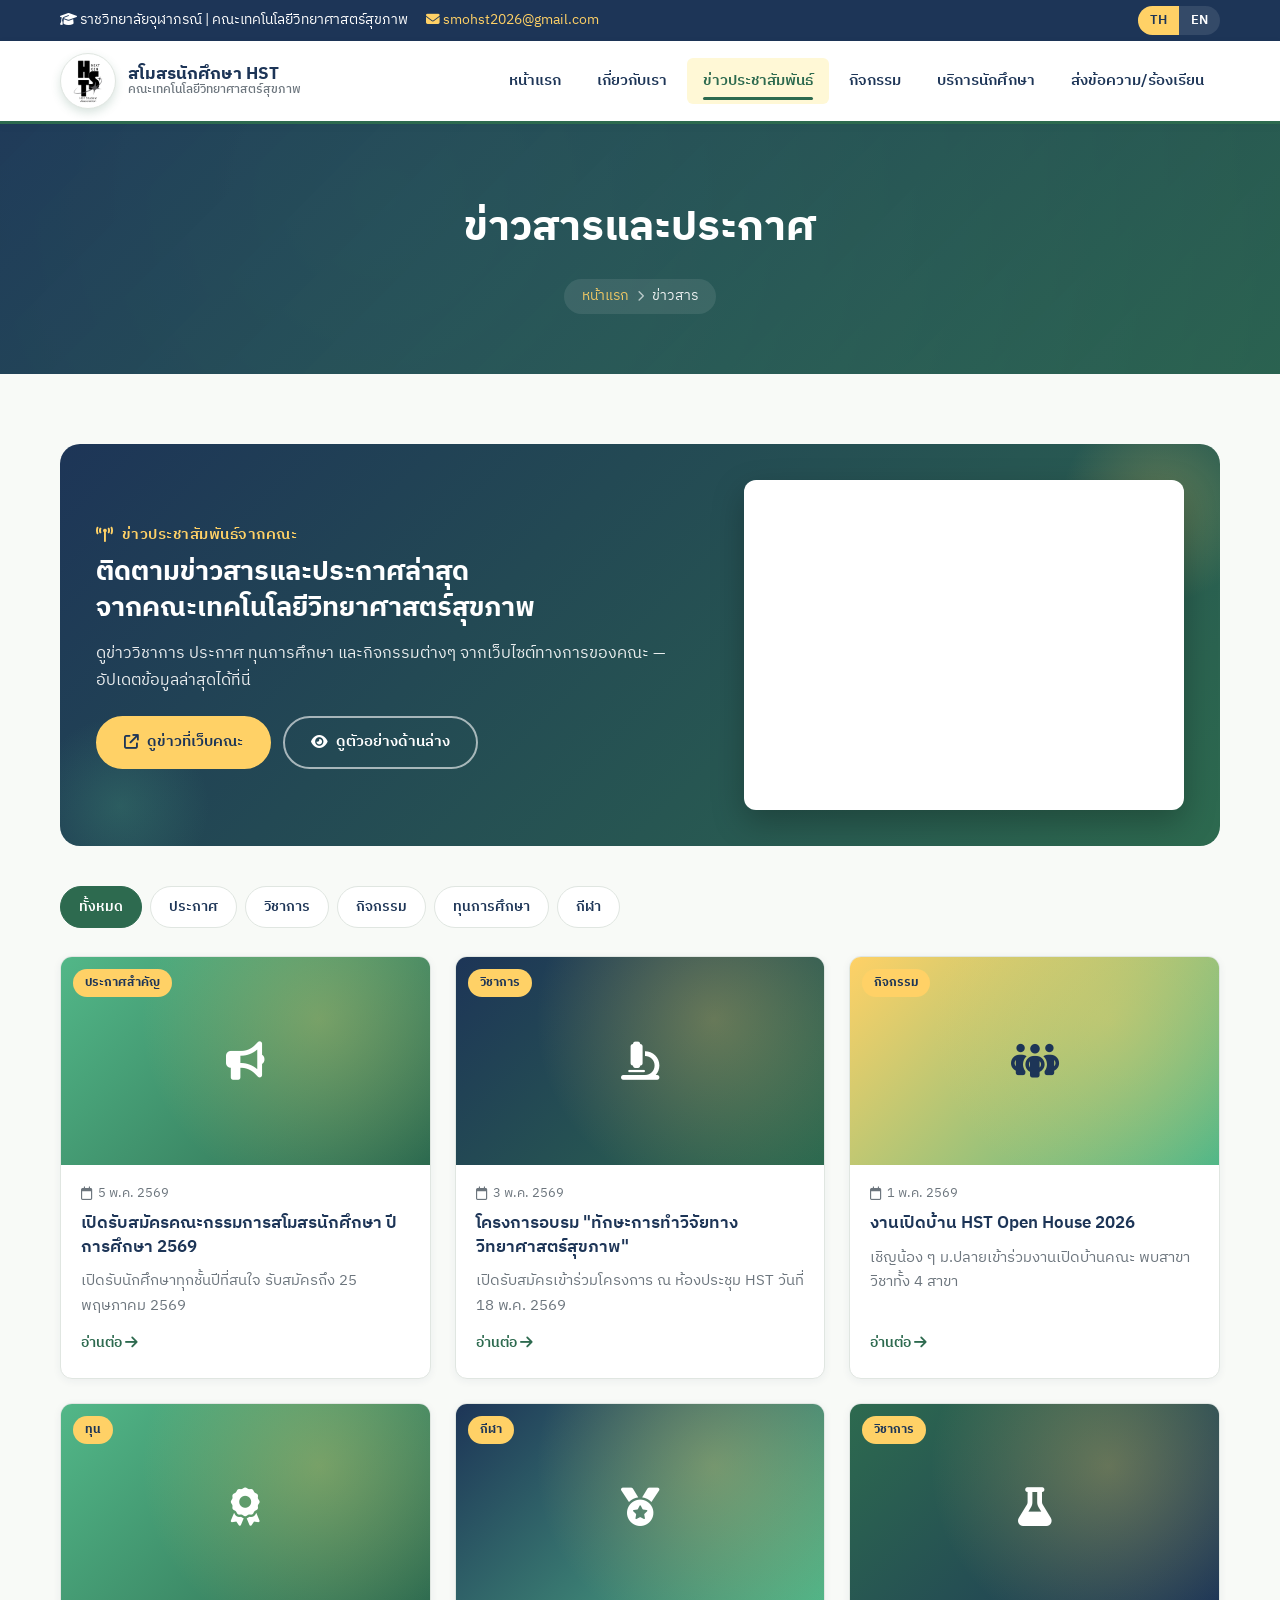
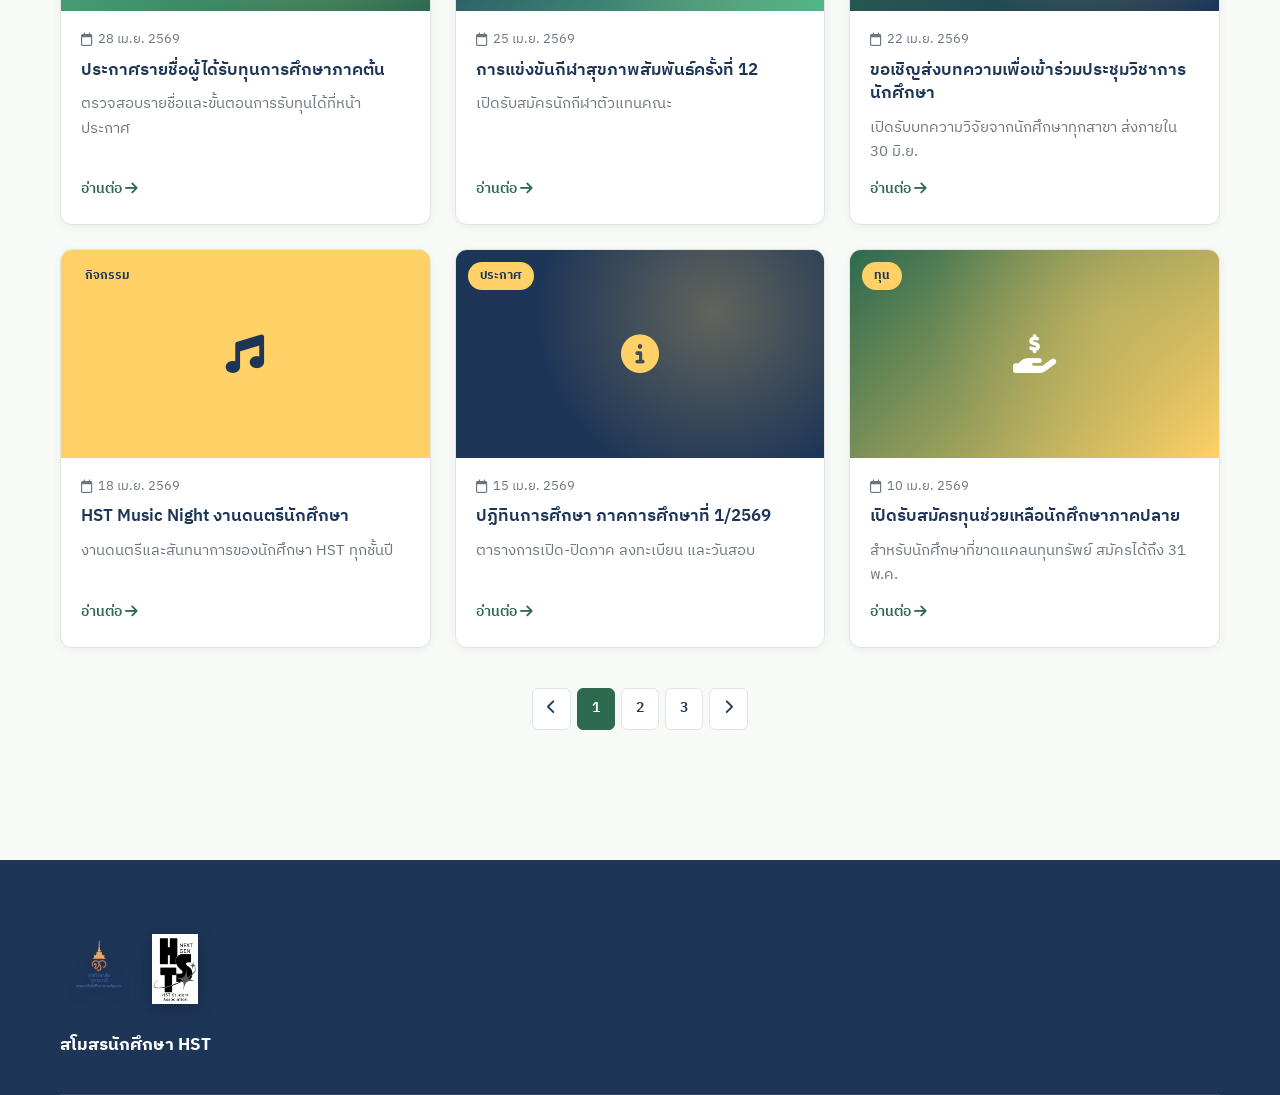
<file: news.html>
<!DOCTYPE html>
<html lang="th" data-lang="th">
<head>
  <meta charset="UTF-8" />
  <link rel="icon" type="image/png" href="assets/logo-smo-transparent.png" /><link rel="apple-touch-icon" href="assets/logo-smo-transparent.png" />
  <meta name="viewport" content="width=device-width, initial-scale=1.0" />
  <title>ข่าวสารและประกาศ | สโมสรนักศึกษา HST</title>
  <meta name="description" content="ข่าวประชาสัมพันธ์ ประกาศ และอัปเดตล่าสุดจากสโมสรนักศึกษา คณะเทคโนโลยีวิทยาศาสตร์สุขภาพ ราชวิทยาลัยจุฬาภรณ์" />
  <meta name="keywords" content="ข่าวสาร, ประกาศ, สโมสรนักศึกษา, HST, ราชวิทยาลัยจุฬาภรณ์, ข่าววิชาการ" />
  <meta name="robots" content="index, follow" />
  <link rel="canonical" href="https://smohst69.netlify.app/news" />
  <!-- Open Graph -->
  <meta property="og:type" content="website" />
  <meta property="og:site_name" content="สโมสรนักศึกษา HST" />
  <meta property="og:locale" content="th_TH" />
  <meta property="og:url" content="https://smohst69.netlify.app/news" />
  <meta property="og:title" content="ข่าวสารและประกาศ — สโมสรนักศึกษา HST" />
  <meta property="og:description" content="ข่าวประชาสัมพันธ์ ประกาศ และอัปเดตล่าสุดจากสโมสรนักศึกษาคณะเทคโนโลยีวิทยาศาสตร์สุขภาพ" />
  <meta property="og:image" content="https://smohst69.netlify.app/assets/about-building.jpg" />
  <meta property="og:image:alt" content="อาคารคณะเทคโนโลยีวิทยาศาสตร์สุขภาพ ราชวิทยาลัยจุฬาภรณ์" />
  <!-- Twitter Card -->
  <meta name="twitter:card" content="summary_large_image" />
  <meta name="twitter:title" content="ข่าวสารและประกาศ — สโมสรนักศึกษา HST" />
  <meta name="twitter:description" content="ข่าวประชาสัมพันธ์และอัปเดตล่าสุดจากสโมสร" />
  <meta name="twitter:image" content="https://smohst69.netlify.app/assets/about-building.jpg" />
  <link rel="stylesheet" href="https://cdnjs.cloudflare.com/ajax/libs/font-awesome/6.4.2/css/all.min.css" />
  <link rel="stylesheet" href="css/style.css?v=1779500000" />
</head>
<body>

  <div class="topbar">
    <div class="container topbar-inner">
      <div class="topbar-links">
        <span class="th"><i class="fa-solid fa-graduation-cap"></i> ราชวิทยาลัยจุฬาภรณ์ | คณะเทคโนโลยีวิทยาศาสตร์สุขภาพ</span>
        <span class="en"><i class="fa-solid fa-graduation-cap"></i> Chulabhorn Royal Academy | Faculty of Health Science Technology</span>
        <a href="mailto:smohst2026@gmail.com"><i class="fa-solid fa-envelope"></i> smohst2026@gmail.com</a>
      </div>
      <div class="lang-toggle">
        <button data-lang-btn="th" class="active">TH</button>
        <button data-lang-btn="en">EN</button>
      </div>
    </div>
  </div>

  <header class="site-header">
    <div class="container nav-wrap">
      <a href="index.html" class="logo">
        <img src="assets/logo-smo-transparent.png" alt="SMO Logo" class="logo-mark" />
        <span class="logo-text">
          <strong class="th">สโมสรนักศึกษา HST</strong>
          <strong class="en">HST Student Association</strong>
          <small class="th">คณะเทคโนโลยีวิทยาศาสตร์สุขภาพ</small>
          <small class="en">Faculty of Health Science Technology</small>
        </span>
      </a>
      <nav class="main-nav" id="mainNav">
        <a href="index.html"><span class="th">หน้าแรก</span><span class="en">Home</span></a>
        <a href="about.html"><span class="th">เกี่ยวกับเรา</span><span class="en">About</span></a>
        <a href="https://hst.cra.ac.th/" target="_blank" rel="noopener" class="active"><span class="th">ข่าวประชาสัมพันธ์</span><span class="en">News</span></a>
        <a href="activities.html"><span class="th">กิจกรรม</span><span class="en">Activities</span></a>
        <a href="services.html"><span class="th">บริการนักศึกษา</span><span class="en">Services</span></a>
        <a href="contact.html"><span class="th">ส่งข้อความ/ร้องเรียน</span><span class="en">Contact / Report</span></a>
      </nav>
      <button class="menu-toggle" id="menuToggle"><i class="fa-solid fa-bars"></i></button>
    </div>
  </header>

  <section class="page-banner">
    <div class="container">
      <h1 class="th">ข่าวสารและประกาศ</h1>
      <h1 class="en">News &amp; Announcements</h1>
      <div class="breadcrumb">
        <a href="index.html"><span class="th">หน้าแรก</span><span class="en">Home</span></a>
        <i class="fa-solid fa-chevron-right" style="font-size:0.7rem;opacity:.7"></i>
        <span class="th">ข่าวสาร</span><span class="en">News</span>
      </div>
    </div>
  </section>

  <section class="section">
    <div class="container">

      <!-- ===== FACULTY NEWS BANNER ===== -->
      <div class="faculty-news">
        <div class="faculty-news-inner">
          <div class="faculty-news-text">
            <h3 class="th"><i class="fa-solid fa-tower-broadcast"></i> ข่าวประชาสัมพันธ์จากคณะ</h3>
            <h3 class="en"><i class="fa-solid fa-tower-broadcast"></i> Faculty Announcements</h3>
            <h2 class="th">ติดตามข่าวสารและประกาศล่าสุด<br />จากคณะเทคโนโลยีวิทยาศาสตร์สุขภาพ</h2>
            <h2 class="en">Latest News &amp; Announcements<br />from Faculty of Health Science Technology</h2>
            <p class="th">ดูข่าววิชาการ ประกาศ ทุนการศึกษา และกิจกรรมต่างๆ จากเว็บไซต์ทางการของคณะ — อัปเดตข้อมูลล่าสุดได้ที่นี่</p>
            <p class="en">Academic news, official announcements, scholarships, and events — straight from the official faculty website.</p>
            <div class="faculty-news-cta">
              <a href="https://hst.cra.ac.th/" target="_blank" rel="noopener" class="btn btn-primary">
                <i class="fa-solid fa-arrow-up-right-from-square"></i>
                <span class="th">ดูข่าวที่เว็บคณะ</span><span class="en">Visit Faculty Site</span>
              </a>
              <a href="#frameFaculty" class="btn btn-outline">
                <i class="fa-solid fa-eye"></i>
                <span class="th">ดูตัวอย่างด้านล่าง</span><span class="en">Preview Below</span>
              </a>
            </div>
          </div>

          <div class="faculty-news-frame" id="frameFaculty">
            <div class="frame-fallback">
              <i class="fa-solid fa-globe"></i>
              <p class="th"><strong>กำลังโหลดเว็บคณะ...</strong></p>
              <p class="en"><strong>Loading faculty site...</strong></p>
              <p class="th" style="font-size:0.85rem;margin-top:8px;">หากไม่แสดงผล <a href="https://hst.cra.ac.th/" target="_blank" rel="noopener" style="color:var(--color-secondary);font-weight:700;">คลิกที่นี่ →</a></p>
              <p class="en" style="font-size:0.85rem;margin-top:8px;">If not loading, <a href="https://hst.cra.ac.th/" target="_blank" rel="noopener" style="color:var(--color-secondary);font-weight:700;">click here →</a></p>
            </div>
            <iframe
              src="https://hst.cra.ac.th/"
              title="HST Faculty Website"
              loading="lazy"
              referrerpolicy="no-referrer-when-downgrade"
              sandbox="allow-same-origin allow-scripts allow-popups">
            </iframe>
          </div>

        </div>
      </div>

      <!-- Filter -->
      <div class="news-filter" id="newsFilter">
        <button data-cat="all" class="active"><span class="th">ทั้งหมด</span><span class="en">All</span></button>
        <button data-cat="announce"><span class="th">ประกาศ</span><span class="en">Announcement</span></button>
        <button data-cat="academic"><span class="th">วิชาการ</span><span class="en">Academic</span></button>
        <button data-cat="event"><span class="th">กิจกรรม</span><span class="en">Event</span></button>
        <button data-cat="scholar"><span class="th">ทุนการศึกษา</span><span class="en">Scholarship</span></button>
        <button data-cat="sport"><span class="th">กีฬา</span><span class="en">Sports</span></button>
      </div>

      <div class="news-list" id="newsList">
        <article class="news-card" data-cat="announce">
          <div class="news-thumb">
            <span class="news-tag th">ประกาศสำคัญ</span><span class="news-tag en">Announcement</span>
            <i class="fa-solid fa-bullhorn" style="font-size:2.4rem;position:relative;z-index:1;"></i>
          </div>
          <div class="news-body">
            <span class="news-date"><i class="fa-regular fa-calendar"></i> 5 พ.ค. 2569</span>
            <h3 class="news-title th">เปิดรับสมัครคณะกรรมการสโมสรนักศึกษา ปีการศึกษา 2569</h3>
            <h3 class="news-title en">Student Association Committee Recruitment 2026</h3>
            <p class="news-excerpt th">เปิดรับนักศึกษาทุกชั้นปีที่สนใจ รับสมัครถึง 25 พฤษภาคม 2569</p>
            <p class="news-excerpt en">Open to all students. Apply by May 25, 2026.</p>
            <a href="#" class="news-link"><span class="th">อ่านต่อ</span><span class="en">Read more</span> <i class="fa-solid fa-arrow-right"></i></a>
          </div>
        </article>

        <article class="news-card" data-cat="academic">
          <div class="news-thumb" style="background: linear-gradient(135deg, #1d3557, #2d6a4f);">
            <span class="news-tag th">วิชาการ</span><span class="news-tag en">Academic</span>
            <i class="fa-solid fa-microscope" style="font-size:2.4rem;position:relative;z-index:1;"></i>
          </div>
          <div class="news-body">
            <span class="news-date"><i class="fa-regular fa-calendar"></i> 3 พ.ค. 2569</span>
            <h3 class="news-title th">โครงการอบรม "ทักษะการทำวิจัยทางวิทยาศาสตร์สุขภาพ"</h3>
            <h3 class="news-title en">Workshop: Health Science Research Skills</h3>
            <p class="news-excerpt th">เปิดรับสมัครเข้าร่วมโครงการ ณ ห้องประชุม HST วันที่ 18 พ.ค. 2569</p>
            <p class="news-excerpt en">Workshop at the HST Conference Hall on May 18, 2026.</p>
            <a href="#" class="news-link"><span class="th">อ่านต่อ</span><span class="en">Read more</span> <i class="fa-solid fa-arrow-right"></i></a>
          </div>
        </article>

        <article class="news-card" data-cat="event">
          <div class="news-thumb" style="background: linear-gradient(135deg, #ffd166, #52b788);">
            <span class="news-tag th">กิจกรรม</span><span class="news-tag en">Event</span>
            <i class="fa-solid fa-people-group" style="font-size:2.4rem;position:relative;z-index:1;color:#1d3557;"></i>
          </div>
          <div class="news-body">
            <span class="news-date"><i class="fa-regular fa-calendar"></i> 1 พ.ค. 2569</span>
            <h3 class="news-title th">งานเปิดบ้าน HST Open House 2026</h3>
            <h3 class="news-title en">HST Open House 2026</h3>
            <p class="news-excerpt th">เชิญน้อง ๆ ม.ปลายเข้าร่วมงานเปิดบ้านคณะ พบสาขาวิชาทั้ง 4 สาขา</p>
            <p class="news-excerpt en">High school students welcome to explore all 4 HST programs.</p>
            <a href="#" class="news-link"><span class="th">อ่านต่อ</span><span class="en">Read more</span> <i class="fa-solid fa-arrow-right"></i></a>
          </div>
        </article>

        <article class="news-card" data-cat="scholar">
          <div class="news-thumb" style="background: linear-gradient(135deg, #52b788, #2d6a4f);">
            <span class="news-tag th">ทุน</span><span class="news-tag en">Scholarship</span>
            <i class="fa-solid fa-award" style="font-size:2.4rem;position:relative;z-index:1;"></i>
          </div>
          <div class="news-body">
            <span class="news-date"><i class="fa-regular fa-calendar"></i> 28 เม.ย. 2569</span>
            <h3 class="news-title th">ประกาศรายชื่อผู้ได้รับทุนการศึกษาภาคต้น</h3>
            <h3 class="news-title en">First-Semester Scholarship Recipients</h3>
            <p class="news-excerpt th">ตรวจสอบรายชื่อและขั้นตอนการรับทุนได้ที่หน้าประกาศ</p>
            <p class="news-excerpt en">Check the recipient list and pickup process.</p>
            <a href="#" class="news-link"><span class="th">อ่านต่อ</span><span class="en">Read more</span> <i class="fa-solid fa-arrow-right"></i></a>
          </div>
        </article>

        <article class="news-card" data-cat="sport">
          <div class="news-thumb" style="background: linear-gradient(135deg, #1d3557, #52b788);">
            <span class="news-tag th">กีฬา</span><span class="news-tag en">Sports</span>
            <i class="fa-solid fa-medal" style="font-size:2.4rem;position:relative;z-index:1;"></i>
          </div>
          <div class="news-body">
            <span class="news-date"><i class="fa-regular fa-calendar"></i> 25 เม.ย. 2569</span>
            <h3 class="news-title th">การแข่งขันกีฬาสุขภาพสัมพันธ์ครั้งที่ 12</h3>
            <h3 class="news-title en">12th Health Sciences Sports Festival</h3>
            <p class="news-excerpt th">เปิดรับสมัครนักกีฬาตัวแทนคณะ</p>
            <p class="news-excerpt en">Join the faculty sports team.</p>
            <a href="#" class="news-link"><span class="th">อ่านต่อ</span><span class="en">Read more</span> <i class="fa-solid fa-arrow-right"></i></a>
          </div>
        </article>

        <article class="news-card" data-cat="academic">
          <div class="news-thumb" style="background: linear-gradient(135deg, #2d6a4f, #1d3557);">
            <span class="news-tag th">วิชาการ</span><span class="news-tag en">Academic</span>
            <i class="fa-solid fa-flask" style="font-size:2.4rem;position:relative;z-index:1;"></i>
          </div>
          <div class="news-body">
            <span class="news-date"><i class="fa-regular fa-calendar"></i> 22 เม.ย. 2569</span>
            <h3 class="news-title th">ขอเชิญส่งบทความเพื่อเข้าร่วมประชุมวิชาการนักศึกษา</h3>
            <h3 class="news-title en">Call for Student Conference Papers</h3>
            <p class="news-excerpt th">เปิดรับบทความวิจัยจากนักศึกษาทุกสาขา ส่งภายใน 30 มิ.ย.</p>
            <p class="news-excerpt en">Submit research papers by June 30.</p>
            <a href="#" class="news-link"><span class="th">อ่านต่อ</span><span class="en">Read more</span> <i class="fa-solid fa-arrow-right"></i></a>
          </div>
        </article>

        <article class="news-card" data-cat="event">
          <div class="news-thumb" style="background: linear-gradient(135deg, #ffd166, #ffd166);">
            <span class="news-tag th">กิจกรรม</span><span class="news-tag en">Event</span>
            <i class="fa-solid fa-music" style="font-size:2.4rem;position:relative;z-index:1;color:#1d3557;"></i>
          </div>
          <div class="news-body">
            <span class="news-date"><i class="fa-regular fa-calendar"></i> 18 เม.ย. 2569</span>
            <h3 class="news-title th">HST Music Night งานดนตรีนักศึกษา</h3>
            <h3 class="news-title en">HST Music Night</h3>
            <p class="news-excerpt th">งานดนตรีและสันทนาการของนักศึกษา HST ทุกชั้นปี</p>
            <p class="news-excerpt en">A music night for all HST students.</p>
            <a href="#" class="news-link"><span class="th">อ่านต่อ</span><span class="en">Read more</span> <i class="fa-solid fa-arrow-right"></i></a>
          </div>
        </article>

        <article class="news-card" data-cat="announce">
          <div class="news-thumb" style="background: linear-gradient(135deg, #1d3557, #1d3557);">
            <span class="news-tag th">ประกาศ</span><span class="news-tag en">Announce</span>
            <i class="fa-solid fa-circle-info" style="font-size:2.4rem;position:relative;z-index:1;color:#ffd166;"></i>
          </div>
          <div class="news-body">
            <span class="news-date"><i class="fa-regular fa-calendar"></i> 15 เม.ย. 2569</span>
            <h3 class="news-title th">ปฏิทินการศึกษา ภาคการศึกษาที่ 1/2569</h3>
            <h3 class="news-title en">Academic Calendar — Semester 1/2026</h3>
            <p class="news-excerpt th">ตารางการเปิด-ปิดภาค ลงทะเบียน และวันสอบ</p>
            <p class="news-excerpt en">Semester schedule, registration and exam dates.</p>
            <a href="#" class="news-link"><span class="th">อ่านต่อ</span><span class="en">Read more</span> <i class="fa-solid fa-arrow-right"></i></a>
          </div>
        </article>

        <article class="news-card" data-cat="scholar">
          <div class="news-thumb" style="background: linear-gradient(135deg, #2d6a4f, #ffd166);">
            <span class="news-tag th">ทุน</span><span class="news-tag en">Scholarship</span>
            <i class="fa-solid fa-hand-holding-dollar" style="font-size:2.4rem;position:relative;z-index:1;"></i>
          </div>
          <div class="news-body">
            <span class="news-date"><i class="fa-regular fa-calendar"></i> 10 เม.ย. 2569</span>
            <h3 class="news-title th">เปิดรับสมัครทุนช่วยเหลือนักศึกษาภาคปลาย</h3>
            <h3 class="news-title en">Late-Semester Aid Scholarship</h3>
            <p class="news-excerpt th">สำหรับนักศึกษาที่ขาดแคลนทุนทรัพย์ สมัครได้ถึง 31 พ.ค.</p>
            <p class="news-excerpt en">For students in need. Apply by May 31.</p>
            <a href="#" class="news-link"><span class="th">อ่านต่อ</span><span class="en">Read more</span> <i class="fa-solid fa-arrow-right"></i></a>
          </div>
        </article>
      </div>

      <div class="pagination">
        <a href="#"><i class="fa-solid fa-chevron-left"></i></a>
        <span class="active">1</span>
        <a href="#">2</a>
        <a href="#">3</a>
        <a href="#"><i class="fa-solid fa-chevron-right"></i></a>
      </div>
    </div>
  </section>

  <footer class="site-footer">
    <div class="container">
      <div class="footer-grid">
        <div class="footer-brand">
                  <div class="footer-logos">
          <img src="assets/faculty-logo-transparent.png" alt="ตราคณะเทคโนโลยีวิทยาศาสตร์สุขภาพ" class="footer-faculty-logo" />
          <img src="assets/logo-smo.png" alt="โลโก้ SMO" class="footer-smo-logo" />
        </div>
        <div class="logo">
          <span class="logo-text">
              <strong>สโมสรนักศึกษา HST</strong>
              <sma
</file>
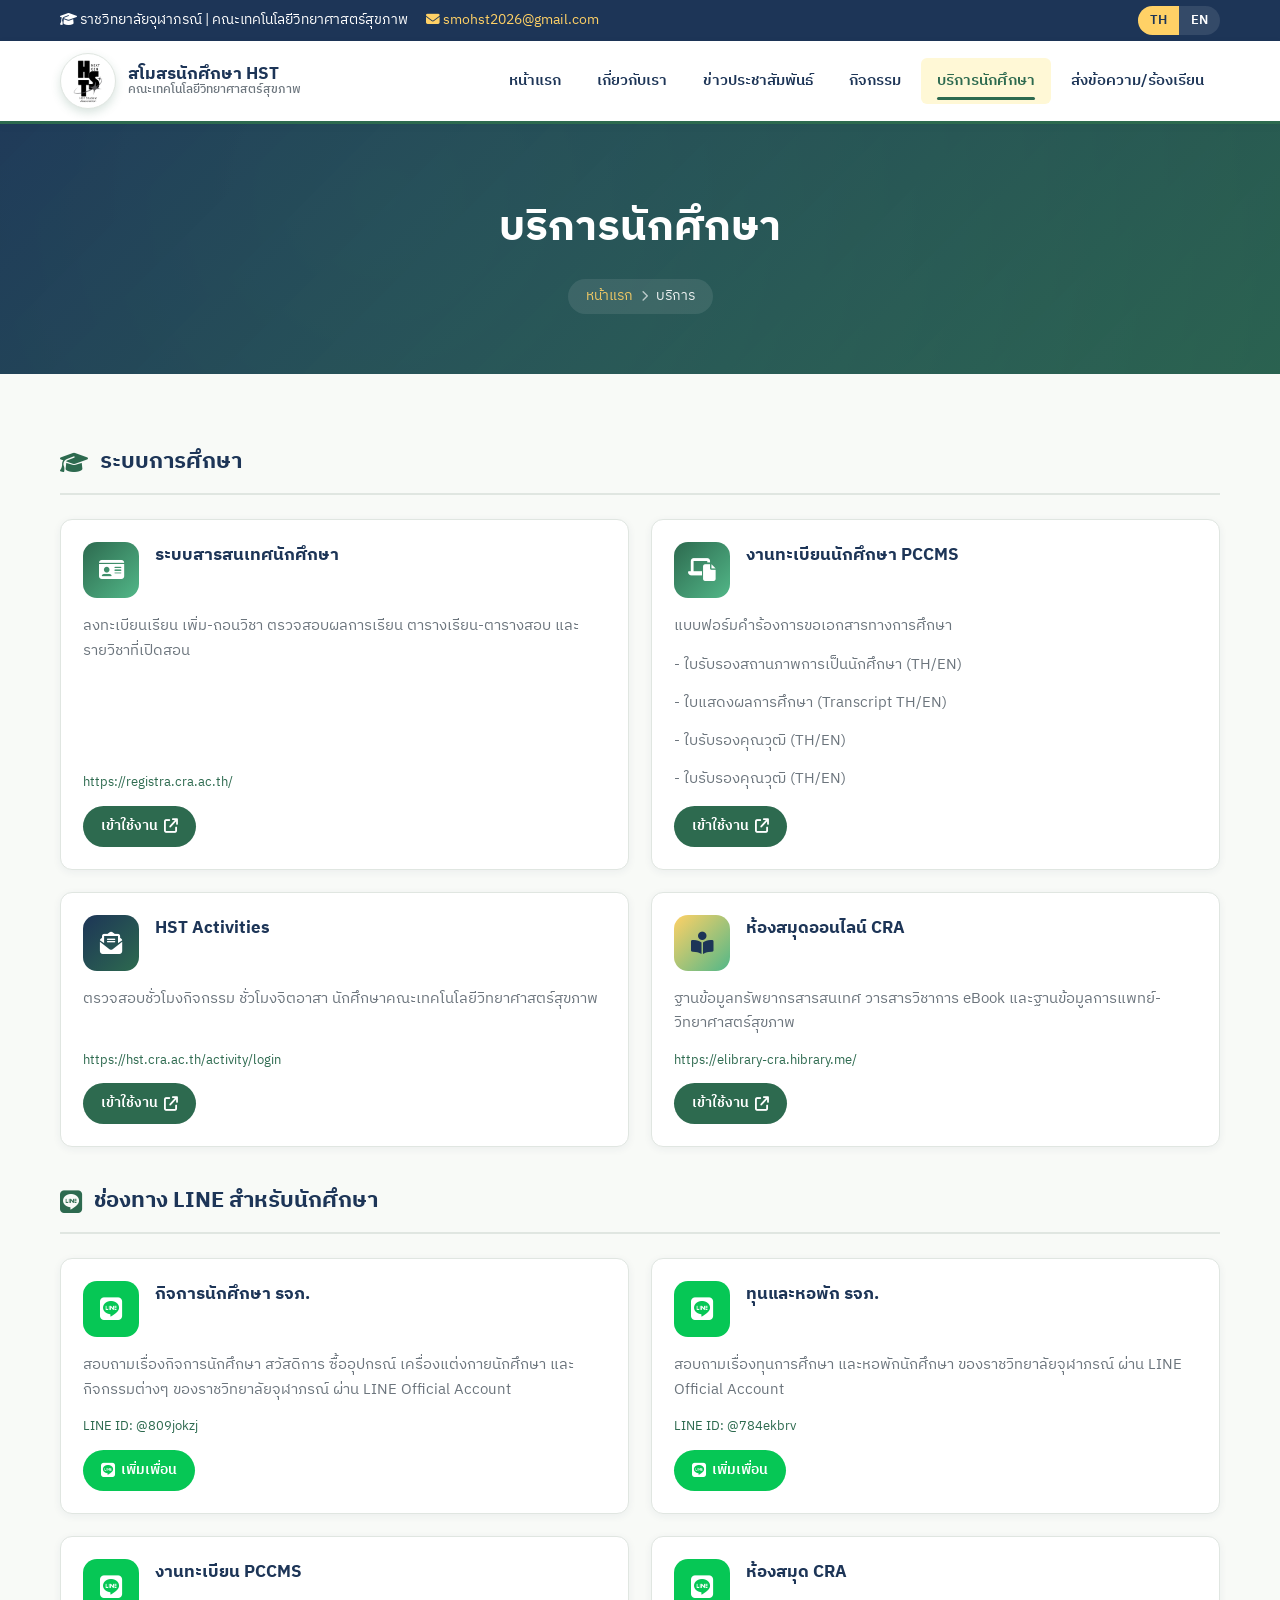
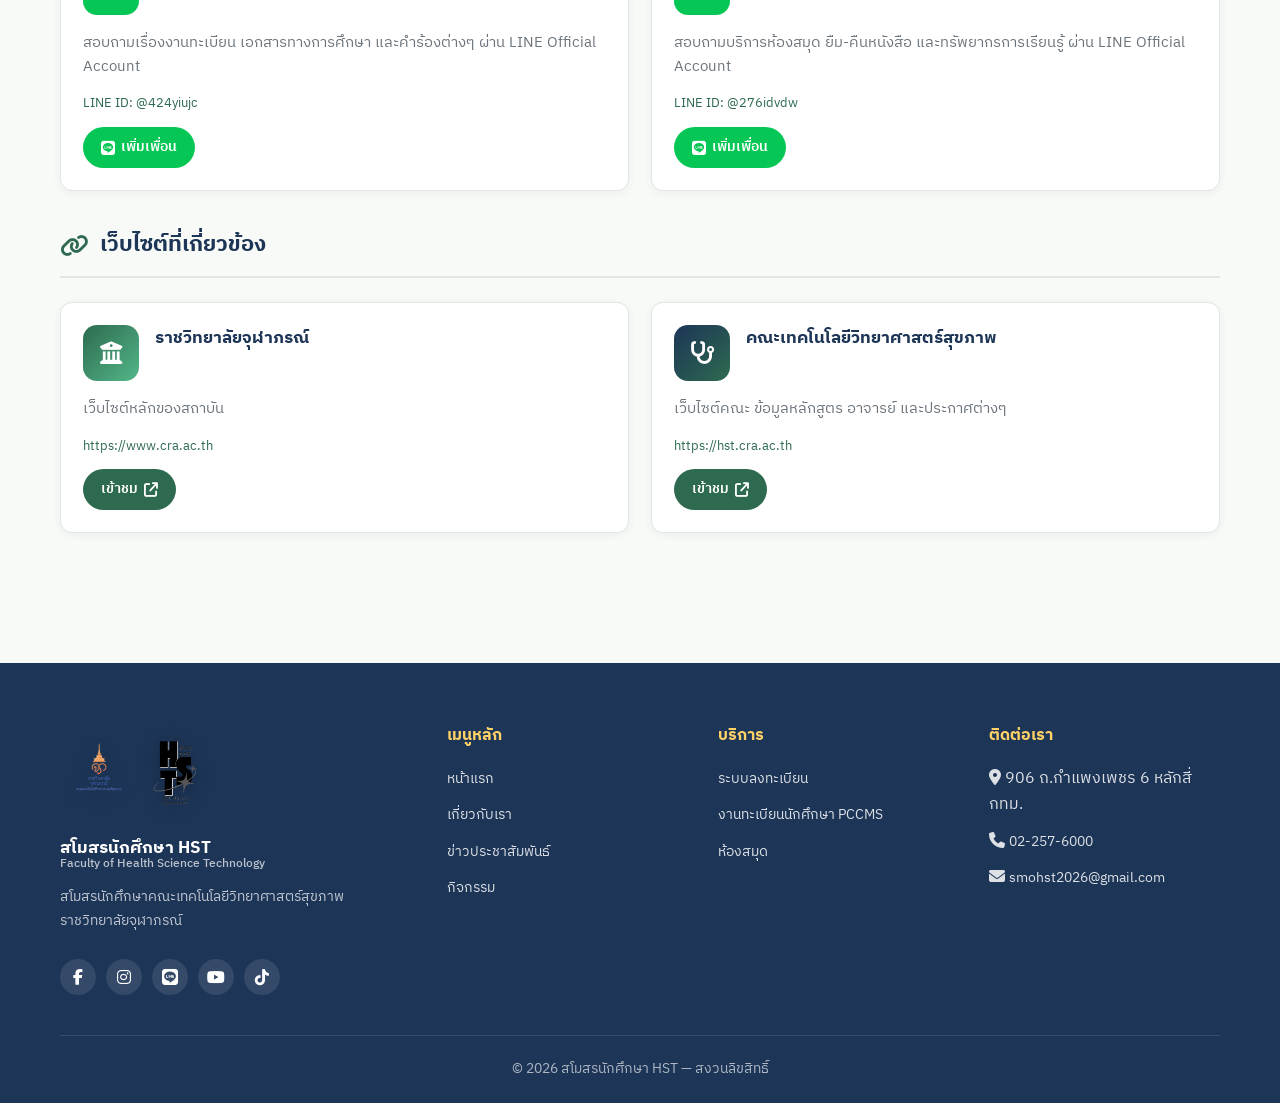
<file: services.html>
<!DOCTYPE html>
<html lang="th" data-lang="th">
<head>
  <meta charset="UTF-8" />
  <link rel="icon" type="image/png" href="assets/logo-smo-transparent.png" /><link rel="apple-touch-icon" href="assets/logo-smo-transparent.png" />
  <meta name="viewport" content="width=device-width, initial-scale=1.0" />
  <title>บริการนักศึกษา | สโมสรนักศึกษา HST</title>
  <meta name="description" content="บริการสำหรับนักศึกษา ระบบลงทะเบียน งานทะเบียน PCCMS ห้องสมุดออนไลน์ CRA และช่องทาง LINE OA — กิจการนักศึกษา ทุนและหอพัก งานทะเบียน และ CRA Library ราชวิทยาลัยจุฬาภรณ์" />
  <meta name="keywords" content="บริการนักศึกษา, PCCMS, ลงทะเบียนเรียน, CRA Library, ห้องสมุด, LINE OA, ทุนการศึกษา, หอพักนักศึกษา, ราชวิทยาลัยจุฬาภรณ์" />
  <meta name="robots" content="index, follow" />
  <link rel="canonical" href="https://smohst69.netlify.app/services" />
  <!-- Open Graph -->
  <meta property="og:type" content="website" />
  <meta property="og:site_name" content="สโมสรนักศึกษา HST" />
  <meta property="og:locale" content="th_TH" />
  <meta property="og:url" content="https://smohst69.netlify.app/services" />
  <meta property="og:title" content="บริการนักศึกษา — สโมสรนักศึกษา HST" />
  <meta property="og:description" content="ระบบการศึกษา ลิงก์สำคัญ และช่องทาง LINE OA สำหรับนักศึกษาราชวิทยาลัยจุฬาภรณ์" />
  <meta property="og:image" content="https://smohst69.netlify.app/assets/about-building.jpg" />
  <meta property="og:image:alt" content="อาคารคณะเทคโนโลยีวิทยาศาสตร์สุขภาพ ราชวิทยาลัยจุฬาภรณ์" />
  <!-- Twitter Card -->
  <meta name="twitter:card" content="summary_large_image" />
  <meta name="twitter:title" content="บริการนักศึกษา — สโมสรนักศึกษา HST" />
  <meta name="twitter:description" content="ระบบและช่องทาง LINE OA สำหรับนักศึกษาราชวิทยาลัยจุฬาภรณ์" />
  <meta name="twitter:image" content="https://smohst69.netlify.app/assets/about-building.jpg" />
  <link rel="stylesheet" href="https://cdnjs.cloudflare.com/ajax/libs/font-awesome/6.4.2/css/all.min.css" />
  <link rel="stylesheet" href="css/style.css?v=1779500000" />
  <style>
    /* link card with URL display */
    .system-card { background: var(--color-white); border-radius: var(--radius-md); overflow: hidden; box-shadow: var(--shadow-sm); transition: all .25s; border: 1px solid var(--color-border); display: flex; flex-direction: column; }
    .system-card:hover { transform: translateY(-4px); box-shadow: var(--shadow-md); border-color: var(--color-secondary); }
    .system-head { padding: 22px 22px 0; display:flex; gap: 16px; align-items: flex-start; }
    .system-head .icon { width: 56px; height: 56px; border-radius: 14px; background: linear-gradient(135deg, var(--color-secondary), var(--color-accent)); color: var(--color-white); display: grid; place-items:center; font-size: 1.4rem; flex-shrink:0; }
    .system-head .icon.alt-1 { background: linear-gradient(135deg, var(--color-primary), var(--color-secondary)); }
    .system-head .icon.alt-2 { background: linear-gradient(135deg, var(--color-yellow), var(--color-accent)); color: var(--color-primary); }
    .system-body { padding: 16px 22px 22px; flex-grow:1; display:flex; flex-direction: column; }
    .system-body h3 { color: var(--color-primary); font-family: var(--font-display); font-size: 1.05rem; margin-bottom: 4px;}
    .system-body p { color: var(--color-text-light); font-size: 0.92rem; flex-grow: 1; margin-bottom: 14px;}
    .system-url { font-size: 0.82rem; color: var(--color-secondary); margin-bottom: 12px; word-break: break-all; }
    .system-link { align-self: flex-start; padding: 9px 18px; border-radius: 100px; background: var(--color-secondary); color: var(--color-white); font-weight: 600; font-size: 0.88rem; transition: all .2s; display:inline-flex; align-items:center; gap: 6px;}
    .system-link:hover { background: var(--color-primary); color: var(--color-white); }
    .system-head .icon.line-oa { background: #06c755; color: #fff; }
    .system-link.line-btn { background: #06c755; }
    .system-link.line-btn:hover { background: #05a149; color: var(--color-white); }
    .system-grid { display: grid; grid-template-columns: repeat(2, 1fr); gap: 22px; }
    @media (max-width: 768px) { .system-grid { grid-template-columns: 1fr; } }
    .category-title { display:flex; align-items:center; gap: 12px; margin: 36px 0 24px; padding-bottom: 12px; border-bottom: 2px solid var(--color-border); }
    .category-title i { color: var(--color-secondary); font-size: 1.4rem; }
    .category-title h2 { color: var(--color-primary); font-family: var(--font-display); font-size: 1.4rem; }
    .category-title:first-of-type { margin-top: 0; }
  </style>
</head>
<body>

  <div class="topbar">
    <div class="container topbar-inner">
      <div class="topbar-links">
        <span class="th"><i class="fa-solid fa-graduation-cap"></i> ราชวิทยาลัยจุฬาภรณ์ | คณะเทคโนโลยีวิทยาศาสตร์สุขภาพ</span>
        <span class="en"><i class="fa-solid fa-graduation-cap"></i> Chulabhorn Royal Academy | Faculty of Health Science Technology</span>
        <a href="mailto:smohst2026@gmail.com"><i class="fa-solid fa-envelope"></i> smohst2026@gmail.com</a>
      </div>
      <div class="lang-toggle">
        <button data-lang-btn="th" class="active">TH</button>
        <button data-lang-btn="en">EN</button>
      </div>
    </div>
  </div>

  <header class="site-header">
    <div class="container nav-wrap">
      <a href="index.html" class="logo">
        <img src="assets/logo-smo-transparent.png" alt="SMO Logo" class="logo-mark" />
        <span class="logo-text">
          <strong class="th">สโมสรนักศึกษา HST</strong>
          <strong class="en">HST Student Association</strong>
          <small class="th">คณะเทคโนโลยีวิทยาศาสตร์สุขภาพ</small>
          <small class="en">Faculty of Health Science Technology</small>
        </span>
      </a>
      <nav class="main-nav" id="mainNav">
        <a href="index.html"><span class="th">หน้าแรก</span><span class="en">Home</span></a>
        <a href="about.html"><span class="th">เกี่ยวกับเรา</span><span class="en">About</span></a>
        <a href="https://hst.cra.ac.th/" target="_blank" rel="noopener"><span class="th">ข่าวประชาสัมพันธ์</span><span class="en">News</span></a>
        <a href="activities.html"><span class="th">กิจกรรม</span><span class="en">Activities</span></a>
        <a href="services.html" class="active"><span class="th">บริการนักศึกษา</span><span class="en">Services</span></a>
        <a href="contact.html"><span class="th">ส่งข้อความ/ร้องเรียน</span><span class="en">Contact / Report</span></a>
      </nav>
      <button class="menu-toggle" id="menuToggle"><i class="fa-solid fa-bars"></i></button>
    </div>
  </header>

  <section class="page-banner">
    <div class="container">
      <h1 class="th">บริการนักศึกษา</h1>
      <h1 class="en">Student Services</h1>
      <div class="breadcrumb">
        <a href="index.html"><span class="th">หน้าแรก</span><span class="en">Home</span></a>
        <i class="fa-solid fa-chevron-right" style="font-size:0.7rem;opacity:.7"></i>
        <span class="th">บริการ</span><span class="en">Services</span>
      </div>
    </div>
  </section>

  <section class="section">
    <div class="container">

      <!-- ระบบการศึกษา -->
      <div class="category-title" id="academic">
        <i class="fa-solid fa-graduation-cap"></i>
        <h2 class="th">ระบบการศึกษา</h2>
        <h2 class="en">Academic Systems</h2>
      </div>
      <div class="system-grid">
        <div class="system-card" id="registration">
          <div class="system-head">
            <div class="icon"><i class="fa-solid fa-id-card"></i></div>
            <div>
              <div class="system-body" style="padding:0;">
                <h3 class="th">ระบบสารสนเทศนักศึกษา</h3>
                <h3 class="en">Academic Services Portal</h3>
              </div>
            </div>
          </div>
          <div class="system-body">
            <p class="th">ลงทะเบียนเรียน เพิ่ม-ถอนวิชา ตรวจสอบผลการเรียน ตารางเรียน-ตารางสอบ และรายวิชาที่เปิดสอน</p>
            <p class="en">Register / drop courses, view grades, class &amp; exam schedules, and course catalogue.</p>
            <div class="system-url">https://registra.cra.ac.th/</div>
            <a href="https://registra.cra.ac.th/" target="_blank" rel="noopener" class="system-link">
              <span class="th">เข้าใช้งาน</span><span class="en">Open</span> <i class="fa-solid fa-arrow-up-right-from-square"></i>
            </a>
          </div>
        </div>

        <div class="system-card" id="elearning">
          <div class="system-head">
            <div class="icon"><i class="fa-solid fa-laptop-file"></i></div>
            <div>
              <div class="system-body" style="padding:0;">
                <h3>งานทะเบียนนักศึกษา PCCMS</h3>
                <h3 class="en">Student Registration(PCCMS)</h3>
              </div>
            </div>
          </div>
          <div class="system-body">
            <p class="th">แบบฟอร์มคำร้องการขอเอกสารทางการศึกษา</p>
            <p class="th">- ใบรับรองสถานภาพการเป็นนักศึกษา (TH/EN)</p>
            <p class="th">- ใบแสดงผลการศึกษา (Transcript TH/EN)</p>
            <p class="th">- ใบรับรองคุณวุฒิ (TH/EN)</p>
            <p class="en">Online learning platform — assignments, course materials, lecture videos, quizzes.</p>
            <p class="th">- ใบรับรองคุณวุฒิ (TH/EN)</p>
            <a href="https://forms.office.com/Pages/ResponsePage.aspx?id=MaY16L5JV0akrI-597YaiSdB4kfxSBJOh3AGJEKkEVhUNzQxSzVaOVIxSjJVOFVJQkxKS1o0RDQ2OC4u" target="_blank" rel="noopener" class="system-link">
              <span class="th">เข้าใช้งาน</span><span class="en">Open</span> <i class="fa-solid fa-arrow-up-right-from-square"></i>
            </a>
          </div>
        </div>

        <div class="system-card" id="email">
          <div class="system-head">
            <div class="icon alt-1"><i class="fa-solid fa-envelope-open-text"></i></div>
            <div>
              <div class="system-body" style="padding:0;">
                <h3>HST Activities</h3>
                <h3 class="en">HST Activities</h3>
              </div>
            </div>
          </div>
          <div class="system-body">
            <p class="th">ตรวจสอบชั่วโมงกิจกรรม ชั่วโมงจิตอาสา นักศึกษาคณะเทคโนโลยีวิทยาศาสตร์สุขภาพ</p>
            <p class="en">Check-activity-hours</p>
            <div class="system-url">https://hst.cra.ac.th/activity/login</div>
            <a href="https://hst.cra.ac.th/activity/login" target="_blank" rel="noopener" class="system-link">
              <span class="th">เข้าใช้งาน</span><span class="en">Open</span> <i class="fa-solid fa-arrow-up-right-from-square"></i>
            </a>
          </div>
        </div>

        <div class="system-card" id="library">
          <div class="system-head">
            <div class="icon alt-2"><i class="fa-solid fa-book-open-reader"></i></div>
            <div>
              <div class="system-body" style="padding:0;">
                <h3 class="th">ห้องสมุดออนไลน์ CRA</h3>
                <h3 class="en">CRA Online Library</h3>
              </div>
            </div>
          </div>
          <div class="system-body">
            <p class="th">ฐานข้อมูลทรัพยากรสารสนเทศ วารสารวิชาการ eBook และฐานข้อมูลการแพทย์-วิทยาศาสตร์สุขภาพ</p>
            <p class="en">Library databases, journals, eBooks, and health-science research resources.</p>
            <div class="system-url">https://elibrary-cra.hibrary.me/</div>
            <a href="https://elibrary-cra.hibrary.me/" target="_blank" rel="noopener" class="system-link">
              <span class="th">เข้าใช้งาน</span><span class="en">Open</span> <i class="fa-solid fa-arrow-up-right-from-square"></i>
            </a>
          </div>
        </div>
      </div>

      <!-- ช่องทาง LINE สำหรับนักศึกษา -->
      <div class="category-title" id="line-oa">
        <i class="fa-brands fa-line"></i>
        <h2 class="th">ช่องทาง LINE สำหรับนักศึกษา</h2>
        <h2 class="en">Student LINE Channels</h2>
      </div>
      <div class="system-grid">
        <div class="system-card">
          <div class="system-head">
            <div class="icon line-oa"><i class="fa-brands fa-line"></i></div>
            <div>
              <div class="system-body" style="padding:0;">
                <h3 class="th">กิจการนักศึกษา รจภ.</h3>
                <h3 class="en">Student Affairs (CRA)</h3>
              </div>
            </div>
          </div>
          <div class="system-body">
            <p class="th">สอบถามเรื่องกิจการนักศึกษา สวัสดิการ ซื้ออุปกรณ์ เครื่องแต่งกายนักศึกษา และกิจกรรมต่างๆ ของราชวิทยาลัยจุฬาภรณ์ ผ่าน LINE Official Account</p>
            <p class="en">Inquiries about student affairs, welfare, equipment purchases, and student activities at Chulabhorn Royal Academy via LINE Official Account.</p>
            <div class="system-url">LINE ID: @809jokzj</div>
            <a href="https://line.me/R/ti/p/@809jokzj" target="_blank" rel="noopener" class="system-link line-btn">
              <i class="fa-brands fa-line"></i> <span class="th">เพิ่มเพื่อน</span><span class="en">Add on LINE</span>
            </a>
          </div>
        </div>

        <div class="system-card">
          <div class="system-head">
            <div class="icon line-oa"><i class="fa-brands fa-line"></i></div>
            <div>
              <div class="system-body" style="padding:0;">
                <h3 class="th">ทุนและหอพัก รจภ.</h3>
                <h3 class="en">Scholarships &amp; Dormitory (CRA)</h3>
              </div>
            </div>
          </div>
          <div class="system-body">
            <p class="th">สอบถามเรื่องทุนการศึกษา และหอพักนักศึกษา ของราชวิทยาลัยจุฬาภรณ์ ผ่าน LINE Official Account</p>
            <p class="en">Scholarship and student dormitory inquiries via LINE Official Account.</p>
            <div class="system-url">LINE ID: @784ekbrv</div>
            <a href="https://line.me/R/ti/p/@784ekbrv" target="_blank" rel="noopener" class="system-link line-btn">
              <i class="fa-brands fa-line"></i> <span class="th">เพิ่มเพื่อน</span><span class="en">Add on LINE</span>
            </a>
          </div>
        </div>

        <div class="system-card">
          <div class="system-head">
            <div class="icon line-oa"><i class="fa-brands fa-line"></i></div>
            <div>
              <div class="system-body" style="padding:0;">
                <h3 class="th">งานทะเบียน PCCMS</h3>
                <h3 class="en">Registration (PCCMS)</h3>
              </div>
            </div>
          </div>
          <div class="system-body">
            <p class="th">สอบถามเรื่องงานทะเบียน เอกสารทางการศึกษา และคำร้องต่างๆ ผ่าน LINE Official Account</p>
            <p class="en">Registration, academic documents, and request inquiries via LINE Official Account.</p>
            <div class="system-url">LINE ID: @424yiujc</div>
            <a href="https://line.me/R/ti/p/@424yiujc" target="_blank" rel="noopener" class="system-link line-btn">
              <i class="fa-brands fa-line"></i> <span class="th">เพิ่มเพื่อน</span><span class="en">Add on LINE</span>
            </a>
          </div>
        </div>

        <div class="system-card">
          <div class="system-head">
            <div class="icon line-oa"><i class="fa-brands fa-line"></i></div>
            <div>
              <div class="system-body" style="padding:0;">
                <h3 class="th">ห้องสมุด CRA</h3>
                <h3 class="en">CRA Library</h3>
              </div>
            </div>
          </div>
          <div class="system-body">
            <p class="th">สอบถามบริการห้องสมุด ยืม-คืนหนังสือ และทรัพยากรการเรียนรู้ ผ่าน LINE Official Account</p>
            <p class="en">Library services, book loans, and learning resources via LINE Official Account.</p>
            <div class="system-url">LINE ID: @276idvdw</div>
            <a href="https://line.me/R/ti/p/@276idvdw" target="_blank" rel="noopener" class="system-link line-btn">
              <i class="fa-brands fa-line"></i> <span class="th">เพิ่มเพื่อน</span><span class="en">Add on LINE</span>
            </a>
          </div>
        </div>
      </div>

      <!-- เว็บไซต์อื่นๆของสถาบัน -->
      <div class="category-title">
        <i class="fa-solid fa-link"></i>
        <h2 class="th">เว็บไซต์ที่เกี่ยวข้อง</h2>
        <h2 class="en">Related Websites</h2>
      </div>
      <div class="system-grid">
        <div class="system-card">
          <div class="system-head">
            <div class="icon"><i class="fa-solid fa-building-columns"></i></div>
            <div><div class="system-body" style="padding:0;"><h3 class="th">ราชวิทยาลัยจุฬาภรณ์</h3><h3 class="en">Chulabhorn Royal Academy</h3></div></div>
          </div>
          <div class="system-body">
            <p class="th">เว็บไซต์หลักของสถาบัน</p>
            <p class="en">Main institute website.</p>
            <div class="system-url">https://www.cra.ac.th</div>
            <a href="https://www.cra.ac.th" target="_blank" rel="noopener" class="system-link">
              <span class="th">เข้าชม</span><span class="en">Visit</span> <i class="fa-solid fa-arrow-up-right-from-square"></i>
            </a>
          </div>
        </div>

        <div class="system-card">
          <div class="system-head">
            <div class="icon alt-1"><i class="fa-solid fa-stethoscope"></i></div>
            <div><div class="system-body" style="padding:0;"><h3 class="th">คณะเทคโนโลยีวิทยาศาสตร์สุขภาพ</h3><h3 class="en">Faculty of Health Science Technology</h3></div></div>
          </div>
          <div class="system-body">
            <p class="th">เว็บไซต์คณะ ข้อมูลหลักสูตร อาจารย์ และประกาศต่างๆ</p>
            <p class="en">Faculty website — programs, faculty, and announcements.</p>
            <div class="system-url">https://hst.cra.ac.th</div>
            <a href="https://hst.cra.ac.th" target="_blank" rel="noopener" class="system-link">
              <span class="th">เข้าชม</span><span class="en">Visit</span> <i class="fa-solid fa-arrow-up-right-from-square"></i>
            </a>
          </div>
        </div>
      </div>
  </section>

  <footer class="site-footer">
    <div class="container">
      <div class="footer-grid">
        <div class="footer-brand">
                  <div class="footer-logos">
          <img src="assets/faculty-logo-transparent.png" alt="ตราคณะเทคโนโลยีวิทยาศาสตร์สุขภาพ" class="footer-faculty-logo" />
          <img src="assets/logo-smo-transparent.png" alt="โลโก้ SMO" class="footer-smo-logo" />
        </div>
        <div class="logo">
          <span class="logo-text">
              <strong>สโมสรนักศึกษา HST</strong>
              <small>Faculty of Health Science Technology</small>
            </span>
          </div>
          <p class="th">สโมสรนักศึกษาคณะเทคโนโลยีวิทยาศาสตร์สุขภาพ<br>ราชวิทยาลัยจุฬาภรณ์</p>
          <p class="en">HST Student Association, Chulabhorn Royal Academy</p>
          <div class="footer-social">
            <a href="#"><i class="fa-brands fa-facebook-f"></i></a>
            <a href="#"><i class="fa-brands fa-instagram"></i></a>
            <a href="#"><i class="fa-brands fa-line"></i></a>
            <a href="#"><i class="fa-brands fa-youtube"></i></a>
            <a href="#"><i class="fa-brands fa-tiktok"></i></a>
          </div>
        </div>
        <div class="footer-col">
          <h4 class="th">เมนูหลัก</h4>
          <h4 class="en">Main Menu</h4>
          <ul>
            <li><a href="index.html"><span class="th">หน้าแรก</span><span class="en">Home</span></a></li>
            <li><a href="about.html"><span class="th">เกี่ยวกับเรา</span><span class="en">About</span></a></li>
            <li><a href="https://hst.cra.ac.th/" target="_blank" rel="noopener"><span class="th">ข่าวประชาสัมพันธ์</span><span class="en">News</span></a></li>
            <li><a href="activities.html"><span class="th">กิจกรรม</span><span class="en">Activities</span></a></li>
          </ul>
        </div>
        <div class="footer-col">
          <h4 class="th">บริการ</h4>
          <h4 class="en">Services</h4>
          <ul>
            <li><a href="services.html#registration"><span class="th">ระบบลงทะเบียน</span><span class="en">Registration</span></a></li>
            <li><a href="services.html#elearning">งานทะเบียนนักศึกษา PCCMS</a></li>
            <li><a href="services.html#library"><span class="th">ห้องสมุด</span><span class="en">Library</span></a></li>          </ul>
        </div>
        <div class="footer-col">
          <h4 class="th">ติดต่อเรา</h4>
          <h4 class="en">Contact</h4>
          <ul>
            <li><i class="fa-solid fa-location-dot"></i>
              <span class="th"> 906 ถ.กำแพงเพชร 6 หลักสี่ กทม.</span>
              <span class="en"> 906 Kamphaeng Phet 6, Bangkok</span>
            </li>
            <li><i class="fa-solid fa-phone"></i> <a href="tel:022576000">02-257-6000</a></li>
            <li><i class="fa-solid fa-envelope"></i> <a href="mailto:smohst2026@gmail.com">smohst2026@gmail.com</a></li>
          </ul>
        </div>
      </div>
      <div class="footer-bottom">
        <span class="th">© 2026 สโมสรนักศึกษา HST — สงวนลิขสิทธิ์</span>
        <span class="en">© 2026 HST Student Association — All rights reserved</span>
      </div>
    </div>
  </footer>

  <script src="js/main.js?v=1779500000"></script>
</body>
</html>
</file>
<file: css/style.css>
/* ============================================
   STYLE.CSS - สโมสรนักศึกษา คณะเทคโนโลยีวิทยาศาสตร์สุขภาพ
   Color theme: Green / Light Yellow / Navy / White
   ============================================ */

/* ---------- LOCAL FONT (IBM Plex Sans Thai) ---------- */
@font-face {
  font-family: "IBM Plex Sans Thai";
  src: url("../assets/fonts/IBMPlexSansThai-Thin.ttf") format("truetype");
  font-weight: 100;
  font-style: normal;
  font-display: swap;
}
@font-face {
  font-family: "IBM Plex Sans Thai";
  src: url("../assets/fonts/IBMPlexSansThai-ExtraLight.ttf") format("truetype");
  font-weight: 200;
  font-style: normal;
  font-display: swap;
}
@font-face {
  font-family: "IBM Plex Sans Thai";
  src: url("../assets/fonts/IBMPlexSansThai-Light.ttf") format("truetype");
  font-weight: 300;
  font-style: normal;
  font-display: swap;
}
@font-face {
  font-family: "IBM Plex Sans Thai";
  src: url("../assets/fonts/IBMPlexSansThai-Regular.ttf") format("truetype");
  font-weight: 400;
  font-style: normal;
  font-display: swap;
}
@font-face {
  font-family: "IBM Plex Sans Thai";
  src: url("../assets/fonts/IBMPlexSansThai-Medium.ttf") format("truetype");
  font-weight: 500;
  font-style: normal;
  font-display: swap;
}
@font-face {
  font-family: "IBM Plex Sans Thai";
  src: url("../assets/fonts/IBMPlexSansThai-SemiBold.ttf") format("truetype");
  font-weight: 600;
  font-style: normal;
  font-display: swap;
}
@font-face {
  font-family: "IBM Plex Sans Thai";
  src: url("../assets/fonts/IBMPlexSansThai-Bold.ttf") format("truetype");
  font-weight: 700;
  font-style: normal;
  font-display: swap;
}

/* ---------- ROOT VARIABLES (แก้สีและ font ได้ที่นี่) ---------- */
:root {
  --color-primary: #1d3557;       /* Navy - ตัวอักษรหลัก/แบรนด์ */
  --color-secondary: #2d6a4f;     /* Green เข้ม */
  --color-accent: #52b788;        /* Green กลาง */
  --color-yellow: #ffd166;        /* Yellow primary */
  --color-yellow-soft: #fff8d6;   /* Yellow อ่อน */
  --color-white: #ffffff;
  --color-bg: #f8faf7;            /* พื้นหลัง */
  --color-text: #2b2d42;
  --color-text-light: #6c757d;
  --color-border: #e0e6e1;
  --color-success: #2d6a4f;
  --color-danger: #d62828;

  --font-thai: "IBM Plex Sans Thai", "Noto Sans Thai", system-ui, sans-serif;
  --font-display: "IBM Plex Sans Thai", "IBM Plex Sans", sans-serif;

  --radius-sm: 6px;
  --radius-md: 12px;
  --radius-lg: 20px;
  --shadow-sm: 0 2px 8px rgba(29, 53, 87, 0.06);
  --shadow-md: 0 6px 20px rgba(29, 53, 87, 0.10);
  --shadow-lg: 0 12px 32px rgba(29, 53, 87, 0.15);
  --transition: 0.25s ease;

  --container-max: 1200px;
  --header-height: 80px;
}

/* ---------- RESET ---------- */
*, *::before, *::after { box-sizing: border-box; margin: 0; padding: 0; }
html { scroll-behavior: smooth; }
body {
  font-family: var(--font-thai);
  color: var(--color-text);
  background: var(--color-bg);
  line-height: 1.65;
  font-size: 16px;
  overflow-x: hidden;
}
img { max-width: 100%; height: auto; display: block; }
a { color: var(--color-secondary); text-decoration: none; transition: color var(--transition); }
a:hover { color: var(--color-accent); }
ul { list-style: none; }
button { font-family: inherit; cursor: pointer; border: none; background: none; }

/* ---------- OVERFLOW SAFETY NET (กันข้อความ/ลิงก์ยาวล้นกรอบบนมือถือ/แท็บเล็ต) ---------- */
/* ข้อความไทยไม่มีเว้นวรรค ถ้าไม่ตั้งกฎนี้ คำยาว ๆ จะดันล้นกล่องออกนอกจอ */
h1, h2, h3, h4, h5, h6,
p, span, a, li, strong, em, small, label,
td, th, blockquote, figcaption, dd, dt {
  overflow-wrap: break-word;   /* ตัดคำยาวเมื่อจำเป็นเท่านั้น */
  word-break: break-word;      /* fallback สำหรับเบราว์เซอร์เก่า */
}
/* URL / อีเมล / โค้ด ที่เป็นสายอักขระยาวต่อเนื่อง ให้ตัดได้ทุกตำแหน่ง */
code, kbd, samp, .break-all { overflow-wrap: anywhere; word-break: break-all; }
/* องค์ประกอบหลักห้ามดันความกว้างเกินจอ */
.container { width: 100%; }
table { max-width: 100%; }
img, svg, video, iframe { max-width: 100%; }

/* ---------- LAYOUT ---------- */
.container {
  max-width: var(--container-max);
  margin: 0 auto;
  padding: 0 20px;
}
.section {
  padding: 70px 0;
}
.section-title {
  font-family: var(--font-display);
  font-size: clamp(1.6rem, 3vw, 2.2rem);
  color: var(--color-primary);
  margin-bottom: 8px;
  font-weight: 700;
  position: relative;
  display: inline-block;
}
.section-title::after {
  content: "";
  position: absolute;
  left: 0;
  bottom: -10px;
  width: 60px;
  height: 4px;
  background: linear-gradient(90deg, var(--color-secondary), var(--color-yellow));
  border-radius: 2px;
}
.section-subtitle {
  color: var(--color-text-light);
  margin: 22px 0 36px;
  font-size: 1.05rem;
}
.section-header { display: flex; justify-content: space-between; align-items: flex-end; flex-wrap: wrap; gap: 16px; margin-bottom: 36px; }

/* ---------- TOP BAR ---------- */
.topbar {
  background: var(--color-primary);
  color: var(--color-white);
  font-size: 0.85rem;
  padding: 6px 0;
}
.topbar-inner {
  display: flex;
  justify-content: space-between;
  align-items: center;
  gap: 16px;
  flex-wrap: wrap;
}
.topbar a { color: var(--color-yellow); }
.topbar-links { display: flex; gap: 18px; flex-wrap: wrap; }
.lang-toggle {
  display: inline-flex;
  background: rgba(255,255,255,0.1);
  border-radius: 100px;
  overflow: hidden;
}
.lang-toggle button {
  color: var(--color-white);
  padding: 4px 12px;
  font-size: 0.8rem;
  font-weight: 600;
}
.lang-toggle button.active {
  background: var(--color-yellow);
  color: var(--color-primary);
}

/* ---------- HEADER / NAVBAR ---------- */
.site-header {
  background: var(--color-white);
  box-shadow: var(--shadow-sm);
  position: sticky;
  top: 0;
  z-index: 1000;
  border-bottom: 3px solid var(--color-secondary);
}
.nav-wrap {
  display: flex;
  align-items: center;
  justify-content: space-between;
  height: var(--header-height);
}
.logo {
  display: flex;
  align-items: center;
  gap: 12px;
  font-family: var(--font-display);
  font-weight: 700;
  color: var(--color-primary);
}
.logo-mark {
  width: 56px;
  height: 56px;
  border-radius: 50%;
  background: var(--color-white);
  color: var(--color-white);
  display: grid;
  place-items: center;
  font-size: 1.3rem;
  font-weight: 700;
  flex-shrink: 0;
  box-shadow: 0 4px 10px rgba(45, 106, 79, 0.18);
  overflow: hidden;
}
/* When logo-mark is an <img> (real logo image) */
img.logo-mark { object-fit: contain; padding: 4px; background: var(--color-white); border: 1px solid var(--color-border); }
/* When inside text-style logo-mark (no image fallback) */
span.logo-mark { background: linear-gradient(135deg, var(--color-secondary), var(--color-accent)); }
.logo-text {
  display: flex;
  flex-direction: column;
  line-height: 1.1;
}
.logo-text strong {
  font-size: 1.05rem;
  color: var(--color-primary);
}
.logo-text small {
  font-size: 0.72rem;
  color: var(--color-text-light);
  font-weight: 500;
}
.main-nav {
  display: flex;
  gap: 4px;
  align-items: center;
}
.main-nav a {
  color: var(--color-primary);
  padding: 10px 16px;
  font-weight: 600;
  font-size: 0.95rem;
  border-radius: var(--radius-sm);
  position: relative;
  transition: all var(--transition);
}
.main-nav a:hover { background: var(--color-yellow-soft); color: var(--color-secondary); }
.main-nav a.active {
  color: var(--color-secondary);
  background: var(--color-yellow-soft);
}
.main-nav a.active::before {
  content: "";
  position: absolute;
  left: 16px; right: 16px; bottom: 4px;
  height: 3px;
  background: var(--color-secondary);
  border-radius: 2px;
}
.menu-toggle {
  display: none;
  font-size: 1.6rem;
  color: var(--color-primary);
  padding: 8px;
}

/* ---------- HERO ---------- */
.hero {
  position: relative;
  min-height: 560px;
  display: flex;
  align-items: center;
  background:
    linear-gradient(135deg, rgba(29,53,87,0.85) 0%, rgba(45,106,79,0.7) 100%),
    radial-gradient(circle at 30% 30%, var(--color-accent) 0%, var(--color-secondary) 60%, var(--color-primary) 100%);
  color: var(--color-white);
  padding: 60px 0;
  overflow: hidden;
}

/* ---------- HERO SLIDESHOW ---------- */
.hero-slider {
  display: block;
  padding: 0;
  background: var(--color-primary);
}
.hero-slides {
  position: relative;
  min-height: 620px;
}
.hero-slide {
  position: absolute;
  inset: 0;
  display: flex;
  align-items: center;
  padding: 80px 0 160px;   /* extra bottom padding to clear dots/progress controls */
  opacity: 0;
  visibility: hidden;
  transition: opacity 0.7s ease, visibility 0.7s;
  background-size: cover;
  background-position: center;
  z-index: 1;
}
.hero-slide.active {
  opacity: 1;
  visibility: visible;
  z-index: 2;
}
.hero-slide.active .hero-inner > * {
  animation: heroFadeUp 0.8s ease 0.1s both;
}
.hero-slide.active .hero-inner > *:nth-child(2) { animation-delay: 0.15s; }
.hero-slide.active .hero-inner > *:nth-child(3) { animation-delay: 0.2s; }
.hero-slide.active .hero-inner > *:nth-child(4) { animation-delay: 0.25s; }
.hero-slide.active .hero-inner > *:nth-child(5) { animation-delay: 0.3s; }
.hero-slide.active .hero-inner > *:nth-child(6) { animation-delay: 0.35s; }
.hero-slide.active .hero-inner > *:nth-child(7) { animation-delay: 0.4s; }
.hero-slide::before {
  content: "";
  position: absolute; inset: 0;
  background-image:
    radial-gradient(circle at 80% 20%, rgba(255,209,102,0.15) 0%, transparent 40%),
    radial-gradient(circle at 10% 80%, rgba(82,183,136,0.2) 0%, transparent 40%);
  pointer-events: none;
}

/* Slide backgrounds */
.hero-bg-1 {
  background:
    linear-gradient(135deg, rgba(29,53,87,0.72) 0%, rgba(45,106,79,0.55) 100%),
    url('../assets/hero/slide1.jpg') center/cover no-repeat;
}
.hero-bg-2 {
  background:
    linear-gradient(135deg, rgba(29,53,87,0.78) 0%, rgba(45,106,79,0.55) 100%),
    url('../assets/hero/slide2.jpg') center/cover no-repeat;
}
.hero-bg-3 {
  background:
    linear-gradient(135deg, rgba(45,106,79,0.85) 0%, rgba(29,53,87,0.7) 100%),
    url('../assets/hero/slide3.jpg') center/cover no-repeat;
}

/* Arrows */
.hero-arrow {
  position: absolute;
  top: 50%;
  transform: translateY(-50%);
  width: 48px; height: 48px;
  border-radius: 50%;
  background: rgba(255,255,255,0.12);
  color: var(--color-white);
  border: 1.5px solid rgba(255,255,255,0.3);
  cursor: pointer;
  display: grid;
  place-items: center;
  font-size: 0.95rem;
  z-index: 10;
  transition: all 0.25s ease;
  backdrop-filter: blur(4px);
}
.hero-arrow:hover {
  background: var(--color-yellow);
  color: var(--color-primary);
  border-color: var(--color-yellow);
  transform: translateY(-50%) scale(1.08);
}
.hero-prev { left: 24px; }
.hero-next { right: 24px; }

/* Dots — moved up above Quick Bar overlap zone, bigger + more visible */
.hero-dots {
  position: absolute;
  bottom: 110px;        /* above quick-bar overlap (which covers ~80px from hero bottom) */
  left: 50%;
  transform: translateX(-50%);
  display: flex;
  gap: 12px;
  z-index: 20;          /* above quick-bar (z-index: 5) */
  background: rgba(0, 0, 0, 0.25);
  padding: 9px 14px;
  border-radius: 100px;
  backdrop-filter: blur(6px);
  -webkit-backdrop-filter: blur(6px);
  box-shadow: 0 4px 14px rgba(0,0,0,0.18);
}
.hero-dot {
  width: 14px; height: 14px;
  border-radius: 50%;
  background: rgba(255,255,255,0.55);
  border: 2px solid rgba(255,255,255,0.85);
  cursor: pointer;
  transition: all 0.35s ease;
  padding: 0;
}
.hero-dot:hover {
  background: rgba(255,255,255,0.95);
  transform: scale(1.1);
}
.hero-dot.active {
  background: var(--color-yellow);
  border-color: var(--color-yellow);
  width: 44px;
  border-radius: 7px;
  box-shadow: 0 0 0 2px rgba(255,209,102,0.35);
}

/* Progress bar — moved up + thicker + brighter, sits above Quick Bar */
.hero-progress {
  position: absolute;
  bottom: 80px;         /* clear of quick-bar overlap */
  left: 50%;
  transform: translateX(-50%);
  width: min(560px, 80%);
  height: 5px;
  background: rgba(255,255,255,0.22);
  z-index: 20;
  overflow: hidden;
  border-radius: 100px;
  box-shadow: 0 2px 8px rgba(0,0,0,0.18);
}
.hero-progress-bar {
  display: block;
  height: 100%;
  width: 0;
  background: linear-gradient(90deg, var(--color-yellow), #ffe57a);
  border-radius: 100px;
  box-shadow: 0 0 8px rgba(255, 209, 102, 0.6);
  transition: width 0.1s linear;
}
.hero-slider.is-paused .hero-progress-bar {
  background: rgba(255,255,255,0.5);
  box-shadow: none;
}

@media (max-width: 768px) {
  .hero-dots { bottom: 95px; padding: 7px 12px; }
  .hero-progress { bottom: 68px; }
}
@media (max-width: 480px) {
  .hero-dots { bottom: 88px; }
  .hero-progress { bottom: 62px; width: 80%; }
}

@keyframes heroFadeUp {
  from { opacity: 0; transform: translateY(20px); }
  to   { opacity: 1; transform: translateY(0); }
}

@media (max-width: 768px) {
  .hero-slides, .hero-slide { min-height: 520px; }
  .hero-arrow { width: 40px; height: 40px; }
  .hero-prev { left: 12px; }
  .hero-next { right: 12px; }
}
@media (max-width: 480px) {
  .hero-arrow { display: none; }
  .hero-dots { bottom: 24px; }
  .hero-slide { padding: 60px 0 80px; }
}
.hero::before {
  content: "";
  position: absolute;
  top: 0; right: 0; bottom: 0; left: 0;
  background-image:
    radial-gradient(circle at 80% 20%, rgba(255,209,102,0.15) 0%, transparent 40%),
    radial-gradient(circle at 10% 80%, rgba(82,183,136,0.2) 0%, transparent 40%);
  pointer-events: none;
}
.hero-inner { position: relative; z-index: 2; max-width: 720px; }
.hero-badge {
  display: inline-block;
  background: var(--color-yellow);
  color: var(--color-primary);
  padding: 6px 16px;
  border-radius: 100px;
  font-size: 0.85rem;
  font-weight: 700;
  margin-bottom: 20px;
  letter-spacing: 0.3px;
}
.hero h1 {
  font-family: var(--font-display);
  font-size: clamp(1.8rem, 4.2vw, 3rem);
  line-height: 1.2;
  margin-bottom: 18px;
  font-weight: 700;
}
.hero h1 span { color: var(--color-yellow); }
.hero p {
  font-size: 1.1rem;
  opacity: 0.95;
  margin-bottom: 32px;
  line-height: 1.7;
}
.hero-cta { display: flex; gap: 14px; flex-wrap: wrap; }
.btn {
  display: inline-flex;
  align-items: center;
  gap: 8px;
  padding: 12px 26px;
  border-radius: 100px;
  font-weight: 600;
  font-size: 0.95rem;
  transition: all var(--transition);
  border: 2px solid transparent;
}
.btn-primary {
  background: var(--color-yellow);
  color: var(--color-primary);
  border-color: var(--color-yellow);
}
.btn-primary:hover { background: var(--color-white); color: var(--color-primary); transform: translateY(-2px); box-shadow: var(--shadow-md); }
.btn-outline {
  border-color: var(--color-white);
  color: var(--color-white);
}
.btn-outline:hover { background: var(--color-white); color: var(--color-primary); }
.btn-solid {
  background: var(--color-secondary);
  color: var(--color-white);
}
.btn-solid:hover { background: var(--color-primary); color: var(--color-white); transform: translateY(-2px); }

/* ---------- QUICK LINKS BAR (under hero) ---------- */
.quick-bar {
  background: var(--color-white);
  margin-top: -50px;
  position: relative;
  z-index: 5;
  border-radius: var(--radius-md);
  box-shadow: var(--shadow-md);
  padding: 24px;
  display: grid;
  grid-template-columns: repeat(4, 1fr);
  gap: 16px;
}
.quick-item {
  display: flex;
  align-items: center;
  gap: 14px;
  padding: 14px;
  border-radius: var(--radius-sm);
  transition: all var(--transition);
  background: var(--color-bg);
}
.quick-item:hover {
  background: var(--color-yellow-soft);
  transform: translateY(-3px);
  box-shadow: var(--shadow-sm);
}
.quick-icon {
  width: 48px;
  height: 48px;
  border-radius: 50%;
  background: linear-gradient(135deg, var(--color-secondary), var(--color-accent));
  color: var(--color-white);
  display: grid;
  place-items: center;
  font-size: 1.3rem;
  flex-shrink: 0;
}
.quick-item strong {
  display: block;
  color: var(--color-primary);
  font-size: 0.95rem;
}
.quick-item small { color: var(--color-text-light); font-size: 0.8rem; }

/* ---------- NEWS GRID ---------- */
.news-grid {
  display: grid;
  grid-template-columns: 2fr 1fr 1fr;
  gap: 24px;
}
.news-card {
  background: var(--color-white);
  border-radius: var(--radius-md);
  overflow: hidden;
  box-shadow: var(--shadow-sm);
  display: flex;
  flex-direction: column;
  transition: all var(--transition);
  border: 1px solid var(--color-border);
}
.news-card:hover { transform: translateY(-4px); box-shadow: var(--shadow-md); border-color: var(--color-accent); }
.news-card.featured { grid-row: span 2; }
.news-card.featured .news-thumb { aspect-ratio: 16/10; }
.news-thumb {
  aspect-ratio: 16/9;
  background: linear-gradient(135deg, var(--color-accent), var(--color-secondary));
  display: grid;
  place-items: center;
  color: var(--color-white);
  font-size: 2rem;
  position: relative;
  overflow: hidden;
}
.news-thumb::after {
  content: "";
  position: absolute; inset: 0;
  background: radial-gradient(circle at 70% 30%, rgba(255,209,102,0.3) 0%, transparent 60%);
}
.news-tag {
  position: absolute;
  top: 12px; left: 12px;
  background: var(--color-yellow);
  color: var(--color-primary);
  padding: 4px 12px;
  border-radius: 100px;
  font-size: 0.75rem;
  font-weight: 700;
  z-index: 2;
}
.news-body { padding: 18px 20px 22px; flex-grow: 1; display: flex; flex-direction: column; }
.news-date { font-size: 0.82rem; color: var(--color-text-light); margin-bottom: 8px; display: flex; align-items: center; gap: 6px; }
.news-title {
  font-family: var(--font-display);
  font-size: 1.05rem;
  color: var(--color-primary);
  font-weight: 600;
  margin-bottom: 10px;
  line-height: 1.4;
}
.news-card.featured .news-title { font-size: 1.4rem; }
.news-excerpt {
  color: var(--color-text-light);
  font-size: 0.92rem;
  margin-bottom: 14px;
  flex-grow: 1;
}
.news-link {
  align-self: flex-start;
  color: var(--color-secondary);
  font-weight: 600;
  font-size: 0.9rem;
}

/* ---------- ABOUT (homepage section) ---------- */
.about-grid {
  display: grid;
  grid-template-columns: 1fr 1fr;
  gap: 50px;
  align-items: center;
}
.about-image {
  border-radius: var(--radius-lg);
  overflow: hidden;
  position: relative;
  aspect-ratio: 4/3;
  background: linear-gradient(135deg, var(--color-secondary) 0%, var(--color-accent) 50%, var(--color-yellow) 100%);
  box-shadow: 0 14px 38px rgba(12,59,46,0.18);
  isolation: isolate;
  display: grid;
  place-items: center;
  color: var(--color-white);
  font-size: 4rem;
  box-shadow: var(--shadow-lg);
}
/* When an actual photo is used, hide the giant icon + gradient fallback */
.about-image:has(img) { background: none; font-size: 0; }
.about-image__photo {
  position: absolute;
  inset: 0;
  width: 100%;
  height: 100%;
  object-fit: cover;
  transition: transform 1.2s cubic-bezier(.18,.74,.18,1);
  display: block;
}
.about-image:hover .about-image__photo { transform: scale(1.06); }

/* Vignette + gradient overlay for caption readability */
.about-image:has(img)::before {
  content: "";
  position: absolute;
  inset: 0;
  background:
    linear-gradient(to top, rgba(12,59,46,0.78) 0%, rgba(12,59,46,0.25) 35%, transparent 60%),
    linear-gradient(135deg, rgba(45,106,79,0.25) 0%, transparent 50%);
  pointer-events: none;
  z-index: 1;
  border: none;
}
/* Fallback (no photo yet): keep the original dashed border placeholder */
.about-image:not(:has(img))::before {
  content: "";
  position: absolute; inset: 14px;
  border: 2px dashed rgba(255,255,255,0.4);
  border-radius: var(--radius-md);
}

/* Caption pinned at bottom-left */
.about-image__caption {
  position: absolute;
  left: 22px; right: 22px; bottom: 20px;
  z-index: 2;
  color: #fff;
  font-family: var(--font-display);
  font-size: 1.05rem;
  font-weight: 700;
  letter-spacing: .2px;
  display: flex;
  align-items: center;
  gap: 9px;
  text-shadow: 0 2px 8px rgba(0,0,0,0.35);
}
.about-image__caption i { color: var(--color-yellow); }

/* Floating badge at top-right */
.about-image__badge {
  position: absolute;
  top: 18px;
  right: 18px;
  z-index: 2;
  background: rgba(255,255,255,0.92);
  backdrop-filter: blur(6px);
  color: var(--color-primary);
  padding: 7px 14px;
  border-radius: 999px;
  font-size: 0.78rem;
  font-weight: 700;
  display: inline-flex;
  align-items: center;
  gap: 6px;
  box-shadow: 0 4px 14px rgba(0,0,0,0.18);
}
.about-image__badge i { color: var(--color-secondary); }

/* About text - eyebrow tag above the heading */
.about-eyebrow {
  display: inline-flex;
  align-items: center;
  gap: 7px;
  background: var(--color-white);
  color: var(--color-secondary);
  padding: 6px 14px;
  border-radius: 999px;
  font-size: 0.82rem;
  font-weight: 700;
  letter-spacing: .3px;
  text-transform: uppercase;
  margin-bottom: 14px;
  box-shadow: 0 2px 8px rgba(45,106,79,0.10);
}
.about-eyebrow i { font-size: 0.8rem; }

.about-text h2 {
  color: var(--color-primary);
  margin-bottom: 16px;
  font-family: var(--font-display);
  line-height: 1.3;
}
.about-text p {
  color: var(--color-text);
  margin-bottom: 14px;
  font-size: 1rem;
  line-height: 1.8;
}

/* Program pills (3 สาขาวิชา) */
.program-pills {
  display: flex;
  flex-wrap: wrap;
  gap: 10px;
  margin: 22px 0 6px;
}
.program-pill {
  display: inline-flex;
  align-items: center;
  gap: 8px;
  padding: 9px 16px;
  border-radius: 999px;
  background: var(--color-white);
  color: var(--color-primary);
  border: 1.5px solid var(--color-secondary);
  font-size: 0.88rem;
  font-weight: 600;
  transition: all .2s ease;
  cursor: default;
}
.program-pill:hover {
  background: var(--color-secondary);
  color: var(--color-white);
  transform: translateY(-2px);
  box-shadow: 0 6px 14px rgba(82,143,107,0.25);
}
.program-pill i { color: var(--color-secondary); transition: color .2s ease; }
.program-pill:hover i { color: var(--color-yellow); }

.about-stats { display: grid; grid-template-columns: repeat(3,1fr); gap: 16px; margin-top: 30px; }
.stat {
  padding: 20px 14px;
  border-radius: var(--radius-md);
  background: var(--color-white);
  text-align: center;
  border-bottom: 4px solid var(--color-secondary);
  transition: all .2s ease;
  box-shadow: 0 2px 8px rgba(0,0,0,0.05);
}
.stat:hover {
  transform: translateY(-3px);
  box-shadow: 0 8px 20px rgba(45,106,79,0.12);
  border-bottom-color: var(--color-yellow);
}
.stat strong { display: block; font-size: 2rem; font-weight: 800; color: var(--color-primary); font-family: var(--font-display); line-height: 1; margin-bottom: 4px; }
.stat span { color: var(--color-text-light); font-size: 0.85rem; font-weight: 600; }

/* ---------- ACTIVITIES / CALENDAR ---------- */
.activity-list {
  display: grid;
  grid-template-columns: repeat(3, 1fr);
  gap: 24px;
}
.activity-card {
  background: var(--color-white);
  border-radius: var(--radius-md);
  padding: 24px;
  box-shadow: var(--shadow-sm);
  border-left: 5px solid var(--color-secondary);
  transition: all var(--transition);
  display: flex;
  gap: 16px;
}
.activity-card:hover { transform: translateY(-3px); box-shadow: var(--shadow-md); border-left-color: var(--color-yellow); }
.activity-date {
  flex-shrink: 0;
  width: 70px;
  background: linear-gradient(135deg, var(--color-primary), var(--color-secondary));
  color: var(--color-white);
  border-radius: var(--radius-sm);
  text-align: center;
  padding: 12px 4px;
  height: fit-content;
}
.activity-date strong { display: block; font-size: 1.7rem; font-weight: 700; line-height: 1; }
.activity-date span { font-size: 0.78rem; opacity: 0.9; }
.activity-info h3 { font-family: var(--font-display); color: var(--color-primary); font-size: 1.05rem; margin-bottom: 6px; }
.activity-info p { color: var(--color-text-light); font-size: 0.88rem; margin-bottom: 10px; }
.activity-meta { display: flex; gap: 14px; font-size: 0.82rem; color: var(--color-text-light); flex-wrap: wrap; }
.activity-meta span { display: inline-flex; align-items: center; gap: 4px; }

/* ---------- SERVICES (Quick Access Cards) ---------- */
.services-grid {
  display: grid;
  grid-template-columns: repeat(4, 1fr);
  gap: 22px;
}
.service-card {
  background: var(--color-white);
  border-radius: var(--radius-md);
  padding: 26px 22px;
  text-align: center;
  transition: all var(--transition);
  border: 2px solid var(--color-border);
  display: flex;
  flex-direction: column;
  align-items: center;
}
.service-card:hover {
  border-color: var(--color-secondary);
  transform: translateY(-5px);
  box-shadow: var(--shadow-md);
  background: var(--color-yellow-soft);
}
.service-icon {
  width: 64px;
  height: 64px;
  border-radius: 18px;
  background: linear-gradient(135deg, var(--color-secondary), var(--color-accent));
  color: var(--color-white);
  display: grid;
  place-items: center;
  font-size: 1.6rem;
  margin-bottom: 16px;
  transition: all var(--transition);
}
.service-card:hover .service-icon {
  background: linear-gradient(135deg, var(--color-yellow), var(--color-yellow));
  color: var(--color-primary);
  transform: scale(1.05);
}
.service-card h3 { font-family: var(--font-display); color: var(--color-primary); font-size: 1rem; margin-bottom: 6px; }
.service-card p { color: var(--color-text-light); font-size: 0.85rem; margin-bottom: 12px; flex-grow: 1; }
.service-card a.service-link {
  background: var(--color-secondary);
  color: var(--color-white);
  padding: 7px 18px;
  border-radius: 100px;
  font-size: 0.82rem;
  font-weight: 600;
}
.service-card a.service-link:hover { background: var(--color-primary); color: var(--color-white); }

/* ---------- CONTACT / CHANNELS ---------- */
.channels-grid {
  display: grid;
  grid-template-columns: repeat(4, 1fr);
  gap: 18px;
}
.channel-card {
  background: var(--color-white);
  border-radius: var(--radius-md);
  padding: 24px 18px;
  text-align: center;
  transition: all var(--transition);
  border-top: 4px solid var(--color-secondary);
  box-shadow: var(--shadow-sm);
}
.channel-card:hover { transform: translateY(-4px); box-shadow: var(--shadow-md); }
.channel-card .ico {
  width: 56px; height: 56px;
  border-radius: 50%;
  display: grid; place-items: center;
  margin: 0 auto 12px;
  font-size: 1.4rem;
  color: var(--color-white);
}
.channel-card.fb .ico { background: #1877f2; }
.channel-card.ig .ico { background: linear-gradient(135deg, #f09433, #e6683c, #dc2743, #cc2366, #bc1888); }
.channel-card.line .ico { background: #06c755; }
.channel-card.yt .ico { background: #ff0000; }
.channel-card.tiktok .ico { background: #000; }
.channel-card.email .ico { background: var(--color-secondary); }
.channel-card.phone .ico { background: var(--color-primary); }
.channel-card.web .ico { background: var(--color-accent); }
.channel-card h4 { color: var(--color-primary); font-family: var(--font-display); margin-bottom: 4px; font-size: 1rem; }
.channel-card p { color: var(--color-text-light); font-size: 0.85rem; }

/* ---------- COMMITTEE / TEAM ---------- */
.team-grid {
  display: grid;
  grid-template-columns: repeat(4,1fr);
  gap: 22px;
}
.team-card {
  background: var(--color-white);
  border-radius: var(--radius-md);
  overflow: hidden;
  box-shadow: var(--shadow-sm);
  text-align: center;
  transition: all var(--transition);
}
.team-card:hover { transform: translateY(-4px); box-shadow: var(--shadow-md); }
.team-photo {
  aspect-ratio: 1/1;
  background: linear-gradient(135deg, var(--color-yellow-soft), var(--color-accent));
  display: grid;
  place-items: center;
  font-size: 3rem;
  color: var(--color-secondary);
  overflow: hidden;
  position: relative;
}
.team-photo img {
  width: 100%;
  height: 100%;
  object-fit: cover;
  object-position: center top;
  display: block;
  transition: transform 0.4s ease;
}
.team-card:hover .team-photo img { transform: scale(1.05); }

/* ---------- FACULTY COLORS SHOWCASE ---------- */
.faculty-colors {
  display: grid;
  grid-template-columns: repeat(2, 1fr);
  gap: 24px;
  max-width: 720px;
  margin: 28px auto 0;
}
.color-swatch {
  position: relative;
  border-radius: var(--radius-md);
  padding: 36px 28px;
  min-height: 200px;
  overflow: hidden;
  box-shadow: var(--shadow-md);
  display: flex;
  flex-direction: column;
  justify-content: flex-end;
  transition: transform 0.3s ease, box-shadow 0.3s ease;
}
.color-swatch:hover {
  transform: translateY(-4px);
  box-shadow: var(--shadow-lg);
}
.color-swatch::before {
  content: "";
  position: absolute;
  top: 16px; right: 16px;
  width: 42px; height: 42px;
  border-radius: 50%;
  background: rgba(255,255,255,0.25);
  border: 2px solid rgba(255,255,255,0.5);
  backdrop-filter: blur(4px);
}
.color-swatch .color-name-th {
  font-family: var(--font-display);
  font-size: 1.5rem;
  font-weight: 700;
  margin-bottom: 4px;
  letter-spacing: 0.3px;
}
.color-swatch .color-name-en {
  font-family: var(--font-display);
  font-size: 1.5rem;
  font-weight: 700;
  margin-bottom: 4px;
  letter-spacing: 0.3px;
}
.color-swatch .color-hex {
  font-size: 0.92rem;
  font-weight: 500;
  opacity: 0.9;
  letter-spacing: 1px;
  text-transform: uppercase;
}

.color-green {
  background: linear-gradient(135deg, #2d6a4f 0%, #52b788 100%);
  color: var(--color-white);
}
.color-yellow {
  background: linear-gradient(135deg, #ffd166 0%, #ffe57a 100%);
  color: var(--color-primary);
}
.color-yellow::before {
  background: rgba(29,53,87,0.15);
  border-color: rgba(29,53,87,0.25);
}

@media (max-width: 600px) {
  .faculty-colors { grid-template-columns: 1fr; gap: 16px; }
  .color-swatch { min-height: 160px; padding: 28px 22px; }
  .color-swatch .color-name-th, .color-swatch .color-name-en { font-size: 1.3rem; }
}

/* ---------- DOCUMENT CARD (PDF / official files) ---------- */
.doc-card {
  display: flex;
  align-items: center;
  gap: 22px;
  background: var(--color-white);
  border-radius: var(--radius-md);
  padding: 22px 26px;
  box-shadow: var(--shadow-sm);
  border: 1.5px solid var(--color-border);
  transition: all 0.25s ease;
  margin-top: 22px;
  max-width: 760px;
  margin-left: auto;
  margin-right: auto;
}
.doc-card:hover {
  border-color: var(--color-secondary);
  box-shadow: var(--shadow-md);
  transform: translateY(-2px);
}
.doc-card .doc-icon {
  flex-shrink: 0;
  width: 64px;
  height: 80px;
  border-radius: 6px;
  background: linear-gradient(135deg, #d62828, #b21e1e);
  color: var(--color-white);
  display: grid;
  place-items: center;
  font-size: 1.6rem;
  position: relative;
  box-shadow: 0 4px 10px rgba(214,40,40,0.25);
}
.doc-card .doc-icon::after {
  content: "PDF";
  position: absolute;
  bottom: 6px;
  font-size: 0.62rem;
  font-weight: 700;
  letter-spacing: 0.5px;
  background: rgba(255,255,255,0.95);
  color: #d62828;
  padding: 1px 6px;
  border-radius: 3px;
}
.doc-card .doc-info { flex-grow: 1; min-width: 0; }
.doc-card .doc-info h4 {
  font-family: var(--font-display);
  color: var(--color-primary);
  font-size: 1.05rem;
  margin-bottom: 4px;
  font-weight: 700;
}
.doc-card .doc-info p {
  color: var(--color-text-light);
  font-size: 0.88rem;
  margin: 0;
}
.doc-card .doc-meta {
  display: inline-flex;
  gap: 14px;
  font-size: 0.8rem;
  color: var(--color-text-light);
  margin-top: 4px;
}
.doc-card .doc-meta span { display: inline-flex; align-items: center; gap: 4px; }
.doc-card .doc-actions {
  display: flex;
  gap: 8px;
  flex-shrink: 0;
}
.doc-card .doc-btn {
  padding: 9px 16px;
  border-radius: 100px;
  font-size: 0.86rem;
  font-weight: 600;
  display: inline-flex;
  align-items: center;
  gap: 6px;
  transition: all 0.2s;
  white-space: nowrap;
}
.doc-card .doc-btn.primary { background: var(--color-secondary); color: var(--color-white); }
.doc-card .doc-btn.primary:hover { background: var(--color-primary); color: var(--color-white); }
.doc-card .doc-btn.outline {
  background: transparent;
  color: var(--color-secondary);
  border: 1.5px solid var(--color-border);
}
.doc-card .doc-btn.outline:hover { border-color: var(--color-secondary); background: var(--color-yellow-soft); }

@media (max-width: 768px) {
  .doc-card { flex-direction: column; text-align: center; padding: 22px; }
  .doc-card .doc-actions { width: 100%; justify-content: center; flex-wrap: wrap; }
}

/* ---------- FACULTY NEWS LINK SECTION ---------- */
.faculty-news {
  background: linear-gradient(135deg, var(--color-primary) 0%, var(--color-secondary) 100%);
  color: var(--color-white);
  border-radius: var(--radius-lg);
  padding: 36px;
  margin-bottom: 40px;
  position: relative;
  overflow: hidden;
}
.faculty-news::before {
  content: "";
  position: absolute;
  top: -40px; right: -40px;
  width: 200px; height: 200px;
  background: radial-gradient(circle, rgba(255,209,102,0.25) 0%, transparent 70%);
  pointer-events: none;
}
.faculty-news::after {
  content: "";
  position: absolute;
  bottom: -50px; left: -30px;
  width: 180px; height: 180px;
  background: radial-gradient(circle, rgba(82,183,136,0.22) 0%, transparent 70%);
  pointer-events: none;
}
.faculty-news-inner {
  position: relative;
  z-index: 2;
  display: grid;
  grid-template-columns: 1.4fr 1fr;
  gap: 32px;
  align-items: center;
}
.faculty-news-text h3 {
  font-family: var(--font-display);
  color: var(--color-yellow);
  font-size: 0.95rem;
  font-weight: 600;
  letter-spacing: 0.5px;
  margin-bottom: 8px;
  display: flex;
  align-items: center;
  gap: 8px;
}
.faculty-news-text h2 {
  font-family: var(--font-display);
  color: var(--color-white);
  font-size: clamp(1.3rem, 2.4vw, 1.7rem);
  margin-bottom: 14px;
  line-height: 1.3;
}
.faculty-news-text p {
  color: rgba(255,255,255,0.9);
  margin-bottom: 22px;
  line-height: 1.7;
}
.faculty-news-cta { display: flex; gap: 12px; flex-wrap: wrap; }
.faculty-news-cta .btn { font-size: 0.92rem; }
.faculty-news-cta .btn-primary {
  background: var(--color-yellow);
  color: var(--color-primary);
  border-color: var(--color-yellow);
}
.faculty-news-cta .btn-primary:hover {
  background: var(--color-white);
  color: var(--color-primary);
}
.faculty-news-cta .btn-outline {
  border-color: rgba(255,255,255,0.6);
  color: var(--color-white);
}
.faculty-news-cta .btn-outline:hover {
  background: var(--color-white);
  color: var(--color-primary);
  border-color: var(--color-white);
}

/* iframe preview */
.faculty-news-frame {
  position: relative;
  border-radius: var(--radius-md);
  overflow: hidden;
  background: var(--color-white);
  aspect-ratio: 4 / 3;
  box-shadow: 0 12px 32px rgba(0,0,0,0.25);
  border: 3px solid rgba(255,255,255,0.3);
}
.faculty-news-frame iframe {
  width: 100%;
  height: 100%;
  border: 0;
  display: block;
  background: var(--color-white);
}
.faculty-news-frame .frame-fallback {
  position: absolute;
  inset: 0;
  display: flex;
  flex-direction: column;
  align-items: center;
  justify-content: center;
  background: var(--color-white);
  color: var(--color-text-light);
  text-align: center;
  padding: 30px;
  z-index: 1;
}
.faculty-news-frame .frame-fallback i {
  font-size: 2.4rem;
  color: var(--color-secondary);
  margin-bottom: 12px;
}
.faculty-news-frame iframe { z-index: 2; position: relative; }

@media (max-width: 768px) {
  .faculty-news { padding: 28px 22px; }
  .faculty-news-inner { grid-template-columns: 1fr; gap: 24px; }
  .faculty-news-frame { aspect-ratio: 16 / 10; }
}

/* ---------- COMMITTEE LAYOUT TIERS ---------- */
.committee-section { margin-top: 56px; }
.committee-section:first-of-type { margin-top: 0; }
.tier-title {
  text-align: center;
  font-family: var(--font-display);
  color: var(--color-secondary);
  font-size: 1.05rem;
  margin: 0 0 24px;
  font-weight: 700;
  display: flex;
  align-items: center;
  justify-content: center;
  gap: 16px;
  letter-spacing: 0.3px;
}
.tier-title::before, .tier-title::after {
  content: "";
  height: 2px;
  flex: 0 1 90px;
  background: linear-gradient(90deg, transparent, var(--color-secondary), transparent);
  opacity: 0.45;
}
.tier-title .num {
  display: inline-grid;
  place-items: center;
  width: 28px; height: 28px;
  border-radius: 50%;
  background: var(--color-yellow);
  color: var(--color-primary);
  font-size: 0.82rem;
  font-weight: 700;
  flex-shrink: 0;
}

/* Tier-specific grids */
.team-grid-tier1 {
  display: grid;
  grid-template-columns: minmax(0, 300px);
  justify-content: center;
  gap: 22px;
}
.team-grid-tier2 {
  display: grid;
  grid-template-columns: repeat(3, minmax(0, 260px));
  justify-content: center;
  gap: 22px;
}
.team-grid-tier3 {
  display: grid;
  grid-template-columns: repeat(2, minmax(0, 280px));
  justify-content: center;
  gap: 22px;
}

/* President = highlighted card */
.team-card.is-president {
  border: 3px solid var(--color-yellow);
  box-shadow: 0 10px 28px rgba(45, 106, 79, 0.18);
}
.team-card.is-president .team-info {
  background: linear-gradient(180deg, var(--color-yellow-soft), var(--color-white));
}
.team-card.is-president .team-info strong { font-size: 1.08rem; }
.team-card.is-president .team-info span { font-weight: 700; color: var(--color-secondary); }
.team-card.is-president .team-photo {
  background: linear-gradient(135deg, var(--color-yellow), var(--color-accent));
}

/* Vice president = subtle highlight */
.team-card.is-vp .team-photo {
  background: linear-gradient(135deg, var(--color-yellow-soft), var(--color-accent));
}

/* ---------- LOGO SHOWCASE (above Vision section) ---------- */
.logo-showcase {
  text-align: center;
  padding: 60px 20px 40px;
}
.logo-showcase .faculty-logo {
  display: block;
  margin: 0 auto 28px;
  width: clamp(180px, 28vw, 280px);
  height: auto;
  filter: drop-shadow(0 8px 18px rgba(29, 53, 87, 0.18));
  transition: transform 0.5s ease;
}
.logo-showcase .faculty-logo:hover {
  transform: scale(1.04);
}
.logo-showcase .divider {
  width: 60px;
  height: 3px;
  background: linear-gradient(90deg, transparent, var(--color-secondary), transparent);
  margin: 12px auto 20px;
  border-radius: 2px;
  opacity: 0.5;
}
.logo-showcase .smo-logo {
  display: block;
  margin: 0 auto;
  width: clamp(110px, 18vw, 170px);
  height: auto;
  filter: drop-shadow(0 6px 14px rgba(45, 106, 79, 0.15));
  transition: transform 0.4s ease;
}
.logo-showcase .smo-logo:hover { transform: scale(1.05); }
.logo-showcase .logo-caption {
  margin-top: 16px;
  color: var(--color-text-light);
  font-size: 0.92rem;
  font-weight: 500;
}
.logo-showcase .logo-caption strong {
  display: block;
  color: var(--color-primary);
  font-family: var(--font-display);
  font-size: 1.05rem;
  margin-bottom: 2px;
}

@media (max-width: 480px) {
  .logo-showcase { padding: 40px 16px 30px; }
}

/* Advisor card = navy academic look */
.team-card.is-advisor {
  border: 2px solid var(--color-primary);
  box-shadow: 0 8px 24px rgba(29, 53, 87, 0.12);
}
.team-card.is-advisor .team-photo {
  background: linear-gradient(135deg, var(--color-primary), var(--color-secondary));
  color: var(--color-yellow);
}
.team-card.is-advisor .team-info {
  background: linear-gradient(180deg, rgba(29,53,87,0.04), var(--color-white));
}
.team-card.is-advisor .team-info span {
  color: var(--color-primary);
  font-weight: 700;
}

/* Year rep card variant */
.team-card.is-rep .team-photo {
  background: linear-gradient(135deg, var(--color-accent), var(--color-secondary));
}

@media (max-width: 992px) {
  .team-grid-tier2 { grid-template-columns: repeat(2, minmax(0, 260px)); }
}
@media (max-width: 768px) {
  .team-grid-tier1 { grid-template-columns: 1fr; max-width: 280px; margin: 0 auto; }
  .team-grid-tier2, .team-grid-tier3 { grid-template-columns: repeat(2, 1fr); }
  .tier-title::before, .tier-title::after { flex: 0 1 30px; }
}
@media (max-width: 480px) {
  .team-grid-tier2, .team-grid-tier3 { grid-template-columns: 1fr; }
}
.team-info { padding: 18px; }
.team-info strong { display: block; color: var(--color-primary); font-family: var(--font-display); font-size: 1rem; }
.team-info span { color: var(--color-secondary); font-size: 0.85rem; }
.team-info small { display: block; color: var(--color-text-light); margin-top: 4px; font-size: 0.78rem; }

/* ---------- FORM ---------- */
.contact-grid {
  display: grid;
  grid-template-columns: 1fr 1fr;
  gap: 50px;
  align-items: start;
}
.contact-form {
  background: var(--color-white);
  padding: 32px;
  border-radius: var(--radius-md);
  box-shadow: var(--shadow-sm);
}
.form-row { display: grid; grid-template-columns: 1fr 1fr; gap: 16px; }
.form-group { margin-bottom: 16px; }
.form-group label {
  display: block;
  margin-bottom: 6px;
  font-weight: 600;
  color: var(--color-primary);
  font-size: 0.9rem;
}
.form-group input,
.form-group select,
.form-group textarea {
  width: 100%;
  padding: 11px 14px;
  border: 1.5px solid var(--color-border);
  border-radius: var(--radius-sm);
  font-family: inherit;
  font-size: 0.95rem;
  transition: border-color var(--transition);
  background: var(--color-bg);
}
.form-group input:focus,
.form-group select:focus,
.form-group textarea:focus {
  outline: none;
  border-color: var(--color-secondary);
  background: var(--color-white);
}
.form-group textarea { min-height: 120px; resize: vertical; }

/* ---------- FORM STATUS (success / error / info) ---------- */
.form-status {
  padding: 14px 18px;
  border-radius: var(--radius-sm);
  margin: 8px 0 18px;
  font-size: 0.95rem;
  line-height: 1.55;
  border-left: 4px solid;
  animation: fadeInStatus 0.3s ease;
}
@keyframes fadeInStatus {
  from { opacity: 0; transform: translateY(-4px); }
  to   { opacity: 1; transform: translateY(0); }
}
.form-status--success {
  background: #ecfdf5;
  color: #065f46;
  border-color: #10b981;
}
.form-status--error {
  background: #fef2f2;
  color: #991b1b;
  border-color: #ef4444;
}
.form-status--info {
  background: #eff6ff;
  color: #1e40af;
  border-color: #3b82f6;
}
.btn-label-loading { display: inline-flex; align-items: center; gap: 6px; }

/* ---------- ANONYMOUS MODE TOGGLE ---------- */
.anonymous-toggle {
  display: flex;
  gap: 14px;
  align-items: flex-start;
  padding: 16px 18px;
  margin: 0 0 22px;
  background: var(--color-yellow-soft);
  border: 1.5px dashed var(--color-secondary);
  border-radius: var(--radius-md);
  transition: all .3s ease;
}
.toggle-switch {
  position: relative;
  width: 48px;
  height: 26px;
  flex-shrink: 0;
  cursor: pointer;
  margin-top: 4px;
  display: inline-block;
}
.toggle-switch input {
  position: absolute;
  opacity: 0;
  width: 100%;
  height: 100%;
  cursor: pointer;
  margin: 0;
  z-index: 2;
}
.toggle-slider {
  position: absolute;
  inset: 0;
  background: #cbd5e1;
  border-radius: 999px;
  transition: background .25s ease;
  z-index: 1;
}
.toggle-slider::before {
  content: "";
  position: absolute;
  width: 20px;
  height: 20px;
  left: 3px;
  top: 3px;
  background: #fff;
  border-radius: 50%;
  transition: transform .25s ease;
  box-shadow: 0 2px 4px rgba(0,0,0,0.18);
}
.toggle-switch input:checked + .toggle-slider {
  background: var(--color-primary);
}
.toggle-switch input:checked + .toggle-slider::before {
  transform: translateX(22px);
}
.toggle-switch input:focus-visible + .toggle-slider {
  box-shadow: 0 0 0 3px rgba(45,106,79,0.25);
}
.toggle-info { flex: 1; }
.toggle-info strong {
  display: flex;
  align-items: center;
  gap: 8px;
  color: var(--color-primary);
  font-size: 0.96rem;
  font-weight: 700;
  margin-bottom: 4px;
}
.toggle-info strong i { color: var(--color-secondary); }
.toggle-info small {
  display: block;
  color: var(--color-text-light);
  font-size: 0.82rem;
  line-height: 1.55;
}

/* When anonymous mode is ACTIVE: highlight box + dim identifying fields */
.contact-form.is-anonymous .anonymous-toggle {
  background: rgba(45,106,79,0.10);
  border-color: var(--color-primary);
  border-style: solid;
}
.contact-form.is-anonymous .anonymous-toggle strong i {
  color: var(--color-primary);
  animation: pulseLock 1.6s ease-in-out infinite;
}
@keyframes pulseLock {
  0%, 100% { transform: scale(1); opacity: 1; }
  50% { transform: scale(1.15); opacity: 0.75; }
}
.contact-form [data-anon-hide] {
  transition: opacity .3s ease, max-height .35s ease, margin .3s ease, padding .3s ease;
  overflow: hidden;
}
.contact-form.is-anonymous [data-anon-hide] {
  opacity: 0.35;
  pointer-events: none;
  filter: grayscale(0.4);
}
.contact-form.is-anonymous [data-anon-hide] input {
  background: #f3f4f6;
  cursor: not-allowed;
}

.contact-info {
  background: linear-gradient(135deg, var(--color-primary), var(--color-secondary));
  color: var(--color-white);
  padding: 36px;
  border-radius: var(--radius-md);
}
.contact-info h3 { color: var(--color-yellow); font-family: var(--font-display); margin-bottom: 18px; }
.contact-item { display: flex; gap: 14px; margin-bottom: 18px; align-items: flex-start; }
.contact-item .ico {
  width: 42px; height: 42px;
  border-radius: 50%;
  background: rgba(255,255,255,0.15);
  display: grid; place-items: center;
  flex-shrink: 0;
  color: var(--color-yellow);
}
.contact-item strong { display: block; margin-bottom: 2px; }
.contact-item span { opacity: 0.92; font-size: 0.92rem; }

/* ---------- PAGE BANNER (sub pages) ---------- */
.page-banner {
  background: linear-gradient(135deg, rgba(29,53,87,0.92), rgba(45,106,79,0.85)),
              radial-gradient(circle at 30% 30%, var(--color-accent), var(--color-primary));
  color: var(--color-white);
  padding: 70px 0 60px;
  text-align: center;
}
.page-banner h1 {
  font-family: var(--font-display);
  font-size: clamp(1.8rem, 3.6vw, 2.6rem);
  margin-bottom: 8px;
}
.page-banner .breadcrumb {
  display: inline-flex;
  gap: 8px;
  align-items: center;
  font-size: 0.9rem;
  opacity: 0.92;
  background: rgba(255,255,255,0.1);
  padding: 6px 18px;
  border-radius: 100px;
  margin-top: 8px;
}
.page-banner .breadcrumb a { color: var(--color-yellow); }

/* ---------- NEWS LIST (news.html) ---------- */
.news-filter {
  display: flex; gap: 8px; flex-wrap: wrap;
  margin-bottom: 28px;
}
.news-filter button {
  padding: 8px 18px;
  border-radius: 100px;
  background: var(--color-white);
  color: var(--color-primary);
  font-weight: 600;
  font-size: 0.88rem;
  border: 1.5px solid var(--color-border);
  transition: all var(--transition);
}
.news-filter button.active,
.news-filter button:hover {
  background: var(--color-secondary);
  color: var(--color-white);
  border-color: var(--color-secondary);
}

.news-list {
  display: grid;
  grid-template-columns: repeat(3, 1fr);
  gap: 24px;
}

/* Pagination */
.pagination { margin-top: 40px; display: flex; justify-content: center; gap: 6px; }
.pagination a, .pagination span {
  padding: 8px 14px;
  border-radius: var(--radius-sm);
  background: var(--color-white);
  color: var(--color-primary);
  border: 1px solid var(--color-border);
  font-weight: 600;
  font-size: 0.9rem;
  cursor: pointer;
}
.pagination .active { background: var(--color-secondary); color: var(--color-white); border-color: var(--color-secondary); }

/* ---------- FOOTER ---------- */
.site-footer {
  background: var(--color-primary);
  color: rgba(255,255,255,0.85);
  padding: 60px 0 0;
  margin-top: 60px;
}
.footer-grid {
  display: grid;
  grid-template-columns: 1.5fr 1fr 1fr 1fr;
  gap: 40px;
  padding-bottom: 40px;
  border-bottom: 1px solid rgba(255,255,255,0.1);
}
.footer-brand { display: flex; flex-direction: column; gap: 14px; }
.footer-logos {
  display: flex;
  align-items: center;
  gap: 14px;
  margin-bottom: 4px;
  padding: 10px 0;
}
/* Match HEIGHT (not width) so different aspect ratios still look balanced */
.footer-logos img.footer-faculty-logo {
  height: 78px;
  width: auto;
  flex-shrink: 0;
  filter: drop-shadow(0 3px 8px rgba(0,0,0,0.25));
}
.footer-logos img.footer-smo-logo {
  height: 70px;
  width: auto;
  flex-shrink: 0;
  filter: drop-shadow(0 3px 8px rgba(0,0,0,0.25));
}
/* subtle vertical separator between logos */
.footer-logos::after {
  content: none;
}
@media (max-width: 480px) {
  .footer-logos { gap: 12px; padding: 8px 0; }
  .footer-logos img.footer-faculty-logo { height: 64px; }
  .footer-logos img.footer-smo-logo { height: 58px; }
}
.footer-brand span.logo-mark { background: var(--color-yellow); color: var(--color-primary); }
.footer-brand img.logo-mark { background: var(--color-white); border-color: rgba(255,255,255,0.3); }
.footer-brand .logo-text strong { color: var(--color-white); }
.footer-brand .logo-text small { color: rgba(255,255,255,0.7); }
.footer-brand p { font-size: 0.9rem; line-height: 1.7; opacity: 0.85; }
.footer-col h4 { color: var(--color-yellow); font-family: var(--font-display); margin-bottom: 16px; font-size: 1rem; }
.footer-col li { margin-bottom: 10px; }
.footer-col a { color: rgba(255,255,255,0.85); font-size: 0.9rem; }
.footer-col a:hover { color: var(--color-yellow); }
.footer-social { display: flex; gap: 10px; margin-top: 12px; }
.footer-social a {
  width: 36px; height: 36px;
  border-radius: 50%;
  background: rgba(255,255,255,0.1);
  display: grid; place-items: center;
  color: var(--color-white);
  transition: all var(--transition);
}
.footer-social a:hover { background: var(--color-yellow); color: var(--color-primary); transform: translateY(-2px); }
.footer-bottom {
  padding: 22px 0;
  text-align: center;
  font-size: 0.85rem;
  opacity: 0.75;
}
.footer-bottom a { color: var(--color-yellow); }

/* ---------- LANGUAGE TOGGLE BEHAVIOR ---------- */
[data-lang="en"] .th { display: none !important; }
[data-lang="th"] .en { display: none !important; }

/* ---------- RESPONSIVE ---------- */
/* เมนูภาษาไทย 6 รายการกว้างเกินกว่าจะเรียงแนวนอนบนแท็บเล็ต/iPad —
   จึงเปลี่ยนเป็นเมนู hamburger (drawer) ตั้งแต่จอ ≤1024px เพื่อกันเมนูล้นนอกจอ */
@media (max-width: 1024px) {
  .menu-toggle { display: block; }
  .main-nav {
    position: fixed;
    top: var(--header-height);
    right: -100%;
    background: var(--color-white);
    flex-direction: column;
    padding: 20px;
    width: 80%;
    max-width: 320px;
    height: calc(100vh - var(--header-height));
    box-shadow: var(--shadow-lg);
    transition: right 0.35s ease;
    align-items: flex-start;
    gap: 0;
    overflow-y: auto;
    z-index: 1100;
  }
  .main-nav.open { right: 0; }
  .main-nav a { width: 100%; padding: 14px 16px; border-bottom: 1px solid var(--color-border); border-radius: 0; }
  .main-nav a.active::before { display: none; }
}

/* ช่วง 1025–1200px (โน้ตบุ๊กเล็ก/หน้าต่างย่อ) ที่ยังเป็นเมนูแนวนอน — บีบระยะให้พอดี ไม่ล้น */
@media (max-width: 1200px) and (min-width: 1025px) {
  .main-nav { gap: 2px; }
  .main-nav a { padding: 9px 11px; font-size: 0.9rem; }
}

@media (max-width: 992px) {
  .news-grid { grid-template-columns: 1fr 1fr; }
  .news-card.featured { grid-row: span 1; grid-column: span 2; }
  .quick-bar { grid-template-columns: repeat(2, 1fr); }
  .services-grid { grid-template-columns: repeat(3, 1fr); }
  .channels-grid { grid-template-columns: repeat(3, 1fr); }
  .team-grid { grid-template-columns: repeat(3, 1fr); }
  .activity-list { grid-template-columns: repeat(2, 1fr); }
}

@media (max-width: 768px) {
  .news-grid { grid-template-columns: 1fr; }
  .news-list { grid-template-columns: 1fr; }
  .news-card.featured { grid-column: span 1; }
  .about-grid { grid-template-columns: 1fr; gap: 30px; }
  .services-grid { grid-template-columns: repeat(2, 1fr); }
  .channels-grid { grid-template-columns: repeat(2, 1fr); }
  .team-grid { grid-template-columns: repeat(2, 1fr); }
  .activity-list { grid-template-columns: 1fr; }
  .contact-grid { grid-template-columns: 1fr; gap: 30px; }
  .footer-grid { grid-template-columns: 1fr 1fr; gap: 28px; }
  .form-row { grid-template-columns: 1fr; }
  .topbar-inner { justify-content: center; }
  .topbar-links { display: none; }
}

@media (max-width: 480px) {
  .section { padding: 50px 0; }
  .footer-grid { grid-template-columns: 1fr; }
  .services-grid, .channels-grid, .team-grid { grid-template-columns: 1fr; }
  .quick-bar { grid-template-columns: 1fr; margin-top: -30px; }
  .about-stats { grid-template-columns: 1fr; }
  .about-image { aspect-ratio: 16/10; }
  .about-image__caption { font-size: 0.92rem; left: 16px; right: 16px; bottom: 14px; }
  .about-image__badge { font-size: 0.7rem; padding: 5px 10px; top: 12px; right: 12px; }
  .program-pill { font-size: 0.8rem; padding: 7px 12px; }
  .stat strong { font-size: 1.6rem; }
  .logo-text strong { font-size: 0.95rem; }
  .logo-text small { font-size: 0.68rem; }
}

/* Animation */
@keyframes fadeUp {
  from { opacity: 0; transform: translateY(20px); }
  to   { opacity: 1; transform: translateY(0); }
}
.animate-up { animation: fadeUp 0.6s ease forwards; opacity: 0; }
.animate-up.delay-1 { animation-delay: 0.1s; }
.animate-up.delay-2 { animation-delay: 0.2s; }
.animate-up.delay-3 { animation-delay: 0.3s; }

/* Utilities */
.text-center { text-align: center; }
.mt-1 { margin-top: 8px; } .mt-2 { margin-top: 16px; } .mt-3 { margin-top: 24px; }
.mb-1 { margin-bottom: 8px; } .mb-2 { margin-bottom: 16px; } .mb-3 { margin-bottom: 24px; }
</file>
